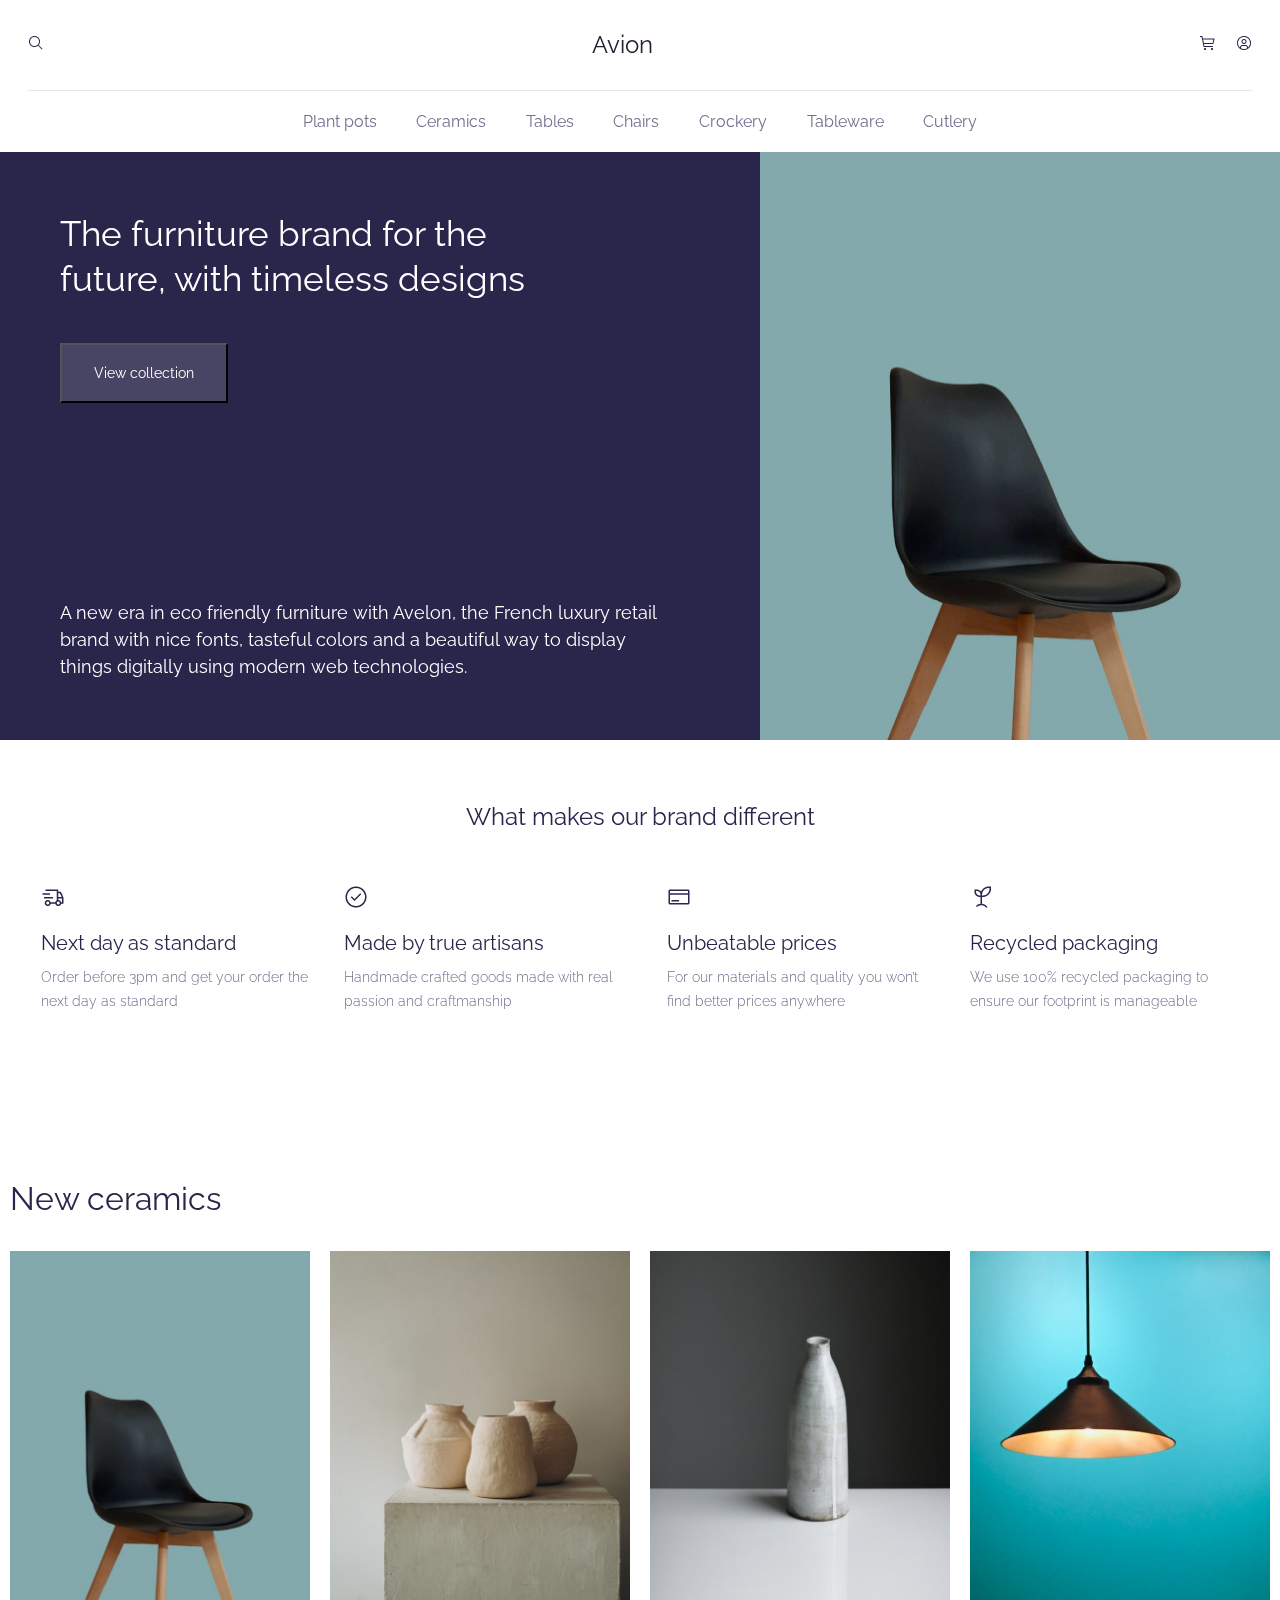
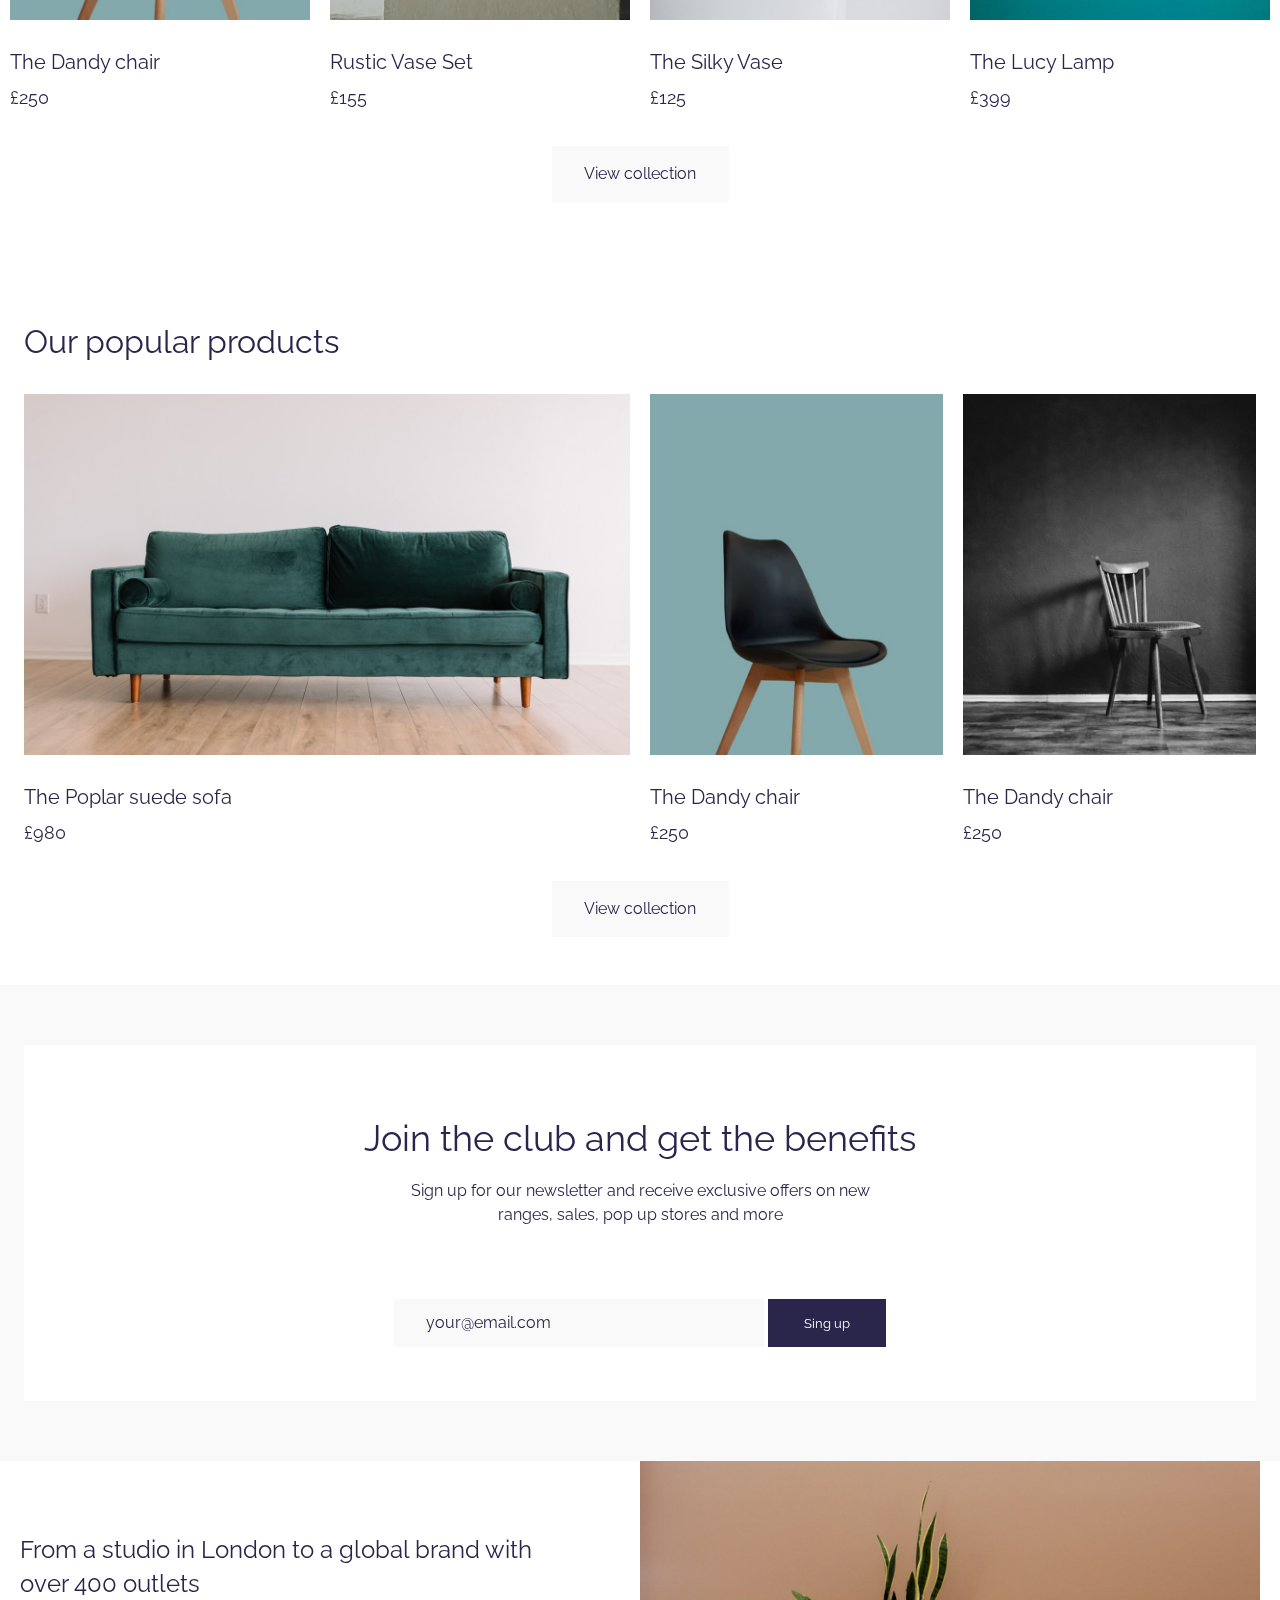
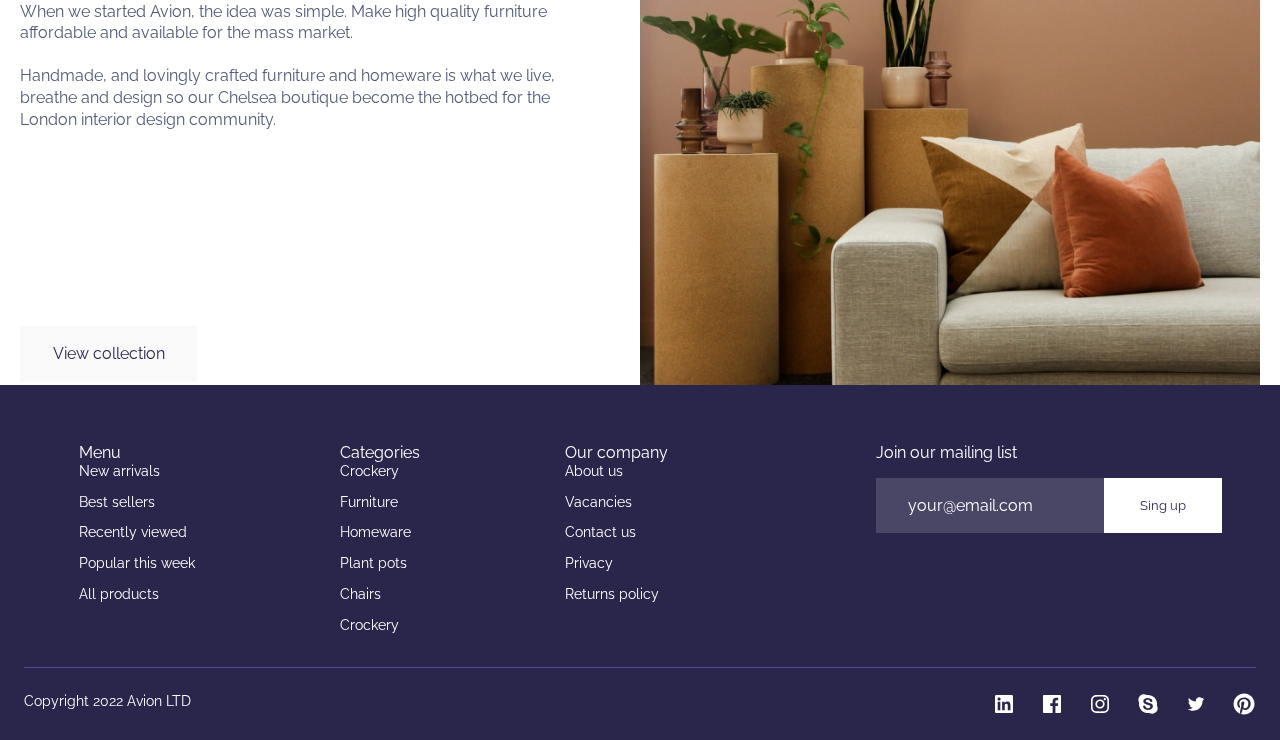
<file: index.html>
<!DOCTYPE html>
<html lang="en">

<head>
    <meta charset="UTF-8">
    <meta name="viewport" content="width=device-width, initial-scale=1.0">


    <link href="https://fonts.cdnfonts.com/css/satoshi" rel="stylesheet">
    <link rel="preconnect" href="https://fonts.googleapis.com">
    <link rel="preconnect" href="https://fonts.gstatic.com" crossorigin>
    <link rel="stylesheet" href="https://cdnjs.cloudflare.com/ajax/libs/font-awesome/4.7.0/css/font-awesome.min.css">
    <link href="https://fonts.googleapis.com/css2?family=Raleway:ital,wght@0,100..900;1,100..900&display=swap"
        rel="stylesheet">
    <link rel="stylesheet" href="./assets/css/main.css">
    <title>Avion</title>
</head>

<body>  
    <nav class="nav">
        <div class="nav_content">
            <div><a href="#"><img src="./assets/img/Search.png" alt="Search"></a></div>
            <div><a href="#">
                    <h1>Avion</h1>
                </a></div>
            <div class="nav_wop-use">
                <a href="#"><img src="./assets/img/Shopping--cart.png" alt="Shopping card"></a>
                <a href="#"><img src="./assets/img/User--avatar.png" alt="User avatar"></a>
            </div>
        </div>
        <div class="navbar_content">
            <div class="navbar_content-left">
                <a href="#">
                    <h1>Avion</h1>
                </a>
            </div>
            <ul class="nav_links">
                <li><a href="#">Plant pots</a></li>
                <li><a href="#">Ceramics</a></li>
                <li><a href="#">Tables</a></li>
                <li><a href="#">Chairs</a></li>
            </ul>
            <div class="navbar_content-right">
                <a href="#">
                    <img src="./assets/img/Search.png" alt="Search">
                </a>
                <div class="ham__wrapper">
                    <a href="#">
                        <i class="fa fa-bars"></i>
                    </a>
                </div>
            </div>
        </div>
        <div class="navbar">
            <div class="container">
                <ul class="nav_links">
                    <li><a href="./index1.html">Plant pots</a></li>
                    <li><a href="./praduct.html">Ceramics</a></li>
                    <li><a href="./praduct3.html">Tables</a></li>
                    <li><a href="./praduct4.html">Chairs</a></li>
                    <li><a href="./about.html">Crockery</a></li>
                    <li><a href="./shopping.html">Tableware</a></li>
                    <li><a href="#">Cutlery</a></li>
                </ul>
            </div>
        </div>
    </nav>

    <section>
        <div class="container hero_bg">
            <div class="hero">
                <div class="hero_left">
                    <h1>The furniture brand for the <br> future, with timeless designs</h1>
                    <button class="hero_left-btn">View collection</button>
                    <p>A new era in eco friendly furniture with Avelon, the French luxury retail brand
                        with nice fonts, tasteful colors and a beautiful way to display things digitally
                        using modern web technologies.</p>
                    <button class="hero_btn h_btn">View collection</button>
                </div>
                <div class="hero-right">
                    <img src="./assets/img/Right Image.png" alt="Tabel" class="hero_right-img">
                </div>
            </div>
        </div>
    </section>

    <section class="brand_cards">
        <div class="container">
            <div class="brand_cards-title">
                <h3>What makes our brand different</h3>
            </div>
            <div class="brand_card">
                <div class="brand-c">
                    <div class="brand_c">
                        <img src="./assets/img/Delivery.png" alt="Delivery">
                        <h4>Next day as standard</h4>
                        <p>Order before 3pm and get your order
                            the next day as standard</p>
                    </div>
                    <div class="brand_c">
                        <img src="./assets/img/Checkmark--outline.png" alt="Checkmark--outline">
                        <h4>Made by true artisans</h4>
                        <p>Handmade crafted goods made with
                            real passion and craftmanship</p>
                    </div>
                </div>
                <div class="brand-c">
                    <div class="brand_c">
                        <img src="./assets/img/Purchase.png" alt="Purchase">
                        <h4>Unbeatable prices</h4>
                        <p>For our materials and quality you won’t find better prices anywhere</p>
                    </div>
                    <div class="brand_c">
                        <img src="./assets/img/Sprout.png" alt="Sprout">
                        <h4>Recycled packaging</h4>
                        <p>We use 100% recycled packaging to ensure our footprint is manageable</p>
                    </div>
                </div>
            </div>
        </div>
    </section>

    <section class="buy_hero">
        <div class="container">
            <div class="buy_content">
                <div class="buy_content-title">
                    <h2>New ceramics</h2>
                </div>
                <div class="buy_cards">
                    <div class="buy_cardc">
                        <div class="buy_card">
                            <img src="./assets/img/Photo.png" alt="Photo">
                            <h4>The Dandy chair</h4>
                            <p>£250</p>
                        </div>
                        <div class="buy_card">
                            <img src="./assets/img/Photo (1).png" alt="Photo">
                            <h4>Rustic Vase Set</h4>
                            <p>£155</p>
                        </div>
                    </div>
                    <div class="buy_cardc">
                        <div class="buy_card">
                            <img src="./assets/img/Photo (2).png" alt="Photo">
                            <h4>The Silky Vase</h4>
                            <p>£125</p>
                        </div>
                        <div class="buy_card">
                            <img src="./assets/img/Photo (3).png" alt="Photo">
                            <h4>The Lucy Lamp</h4>
                            <p>£399</p>
                        </div>
                    </div>
                </div>
                <div class="buy_btn">
                    <button>View collection</button>
                </div>
            </div>
        </div>
    </section>

    <section>
        <div class="container">
            <div class="mebel">
                <div class="buy_content-title">
                    <h2>Our popular products</h2>
                </div>
                <div class="buy_cards">
                    <div class="buy_cardc">
                        <div class="buy_card">
                            <img src="./assets/img/Large.png" alt="Large">
                            <h4>The Poplar suede sofa</h4>
                            <p>£980</p>
                        </div>
                    </div>
                    <div class="buy_cardc">
                        <div class="buy_card">
                            <img src="./assets/img/Photo.png" alt="Photo">
                            <h4>The Dandy chair</h4>
                            <p>£250</p>
                        </div>
                        <div class="buy_card">
                            <img src="./assets/img/Photo (4).png" alt="Photo">
                            <h4>The Dandy chair</h4>
                            <p>£250</p>
                        </div>
                    </div>
                </div>
                <div class="buy_btn">
                    <button>View collection</button>
                </div>
            </div>
        </div>
    </section>

    <section class="join">
        <div class="container">
            <div class="join_content">
                <div class="join_title">
                    <h1>Join the club and get the benefits</h1>
                    <p>Sign up for our newsletter and receive exclusive offers on new <br> ranges, sales, pop up stores and
                        more
                    </p>
                </div>
                <div class="join-form">
                    <input type="text" class="join-input" placeholder="your@email.com">
                    <button class="join-btn">Sing up</button>
                </div>
            </div>
        </div>
    </section>

    <section class="outlet">
        <div class="container">
            <div class="outlet-content">
                <div class="outlet-content-left">
                    <h4 class="outlet-content-left__title">From a studio in London to a global brand with
                        over 400 outlets</h4>
                    <p class="outlet-content-left__description">When we started Avion, the idea was simple. Make high
                        quality furniture affordable and available for the mass market.<br /><br /> Handmade, and
                        lovingly crafted furniture and homeware is what we live, breathe and design so our Chelsea
                        boutique become the hotbed for the London interior design community.</p>
                        <div class="buy_btn">
                            <button>View collection</button>
                        </div>
                </div>
                <div class="outlet-content-right">
                    <img src="./assets/img/Image (4).png" alt="">
                </div>
            </div>
        </div>
    </section>

   <footer class="footer">
        <div class="container">
            <div class="footer-content">
                <div class="footer_left">
                    <ul class="footer-lists">
                        <li class="footer-list-footer-title">Menu</li>
                        <li class="footer-list">New arrivals</li>
                        <li class="footer-list">Best sellers</li>
                        <li class="footer-list">Recently viewed</li>
                        <li class="footer-list">Popular this week</li>
                        <li class="footer-list">All products</li>
                    </ul>
                    <ul class="footer-lists">
                        <li class="footer-list-footer-title">Categories</li>
                        <li class="footer-list">Crockery</li>
                        <li class="footer-list">Furniture</li>
                        <li class="footer-list">Homeware</li>
                        <li class="footer-list">Plant pots</li>
                        <li class="footer-list">Chairs</li>
                        <li class="footer-list">Crockery</li>
                    </ul>
                    <ul class="footer-lists">
                        <li class="footer-list-footer-title">Our company</li>
                        <li class="footer-list">About us</li>
                        <li class="footer-list">Vacancies</li>
                        <li class="footer-list">Contact us</li>
                        <li class="footer-list">Privacy</li>
                        <li class="footer-list">Returns policy</li>
                    </ul>
                </div>

                <div class="footer_right">
                    <ul class="footer-lists footer_l">
                        <li class="footer-list-footer-title">Our company</li>
                        <li class="footer-list">About us</li>
                        <li class="footer-list">Vacancies</li>
                        <li class="footer-list">Contact us</li>
                        <li class="footer-list">Privacy</li>
                        <li class="footer-list">Returns policy</li>
                    </ul>
                    <p class="footer-title">Join our mailing list</p>
                    <div class="footer-form">
                        <input type="text" class="footer-input" placeholder="your@email.com">
                        <button class="footer-btn">Sing up</button>
                    </div>
                </div>

            </div>
            <div class="footer-below">
                <p class="footer-avio">Copyright 2022 Avion LTD</p>
                <div class="footer-links">
                    <svg width="24" height="24" viewBox="0 0 24 24" fill="none" xmlns="http://www.w3.org/2000/svg">
                        <rect width="24" height="24" fill="white" style="mix-blend-mode:multiply" />
                        <path
                            d="M19.65 3H4.35C3.6 3 3 3.6 3 4.275V19.65C3 20.325 3.6 20.925 4.35 20.925H19.65C20.4 20.925 21 20.325 21 19.65V4.275C21 3.6 20.4 3 19.65 3ZM8.325 18.3H5.7V9.75H8.325V18.3ZM7.05 8.55C6.225 8.55 5.475 7.875 5.475 6.975C5.475 6.075 6.15 5.4 7.05 5.4C7.875 5.4 8.625 6.075 8.625 6.975C8.625 7.875 7.875 8.55 7.05 8.55ZM18.375 18.225H15.75V14.025C15.75 13.05 15.75 11.7 14.325 11.7C12.9 11.7 12.75 12.825 12.75 13.875V18.15H10.125V9.75H12.6V10.875H12.675C13.05 10.2 13.95 9.45 15.225 9.45C17.925 9.45 18.45 11.25 18.45 13.575V18.225H18.375Z"
                            fill="white" />
                    </svg>

                    <svg width="24" height="24" viewBox="0 0 24 24" fill="none" xmlns="http://www.w3.org/2000/svg">
                        <rect width="24" height="24" fill="white" style="mix-blend-mode:multiply" />
                        <path
                            d="M20.0025 3H3.9975C3.73355 3.00196 3.48097 3.10769 3.29433 3.29433C3.10769 3.48097 3.00196 3.73355 3 3.9975V20.0025C3.00196 20.2664 3.10769 20.519 3.29433 20.7057C3.48097 20.8923 3.73355 20.998 3.9975 21H12.615V14.04H10.275V11.3175H12.615V9.315C12.615 6.99 14.0325 5.7225 16.1175 5.7225C16.815 5.7225 17.5125 5.7225 18.21 5.8275V8.25H16.7775C15.645 8.25 15.4275 8.79 15.4275 9.5775V11.31H18.1275L17.775 14.0325H15.4275V21H20.0025C20.2664 20.998 20.519 20.8923 20.7057 20.7057C20.8923 20.519 20.998 20.2664 21 20.0025V3.9975C20.998 3.73355 20.8923 3.48097 20.7057 3.29433C20.519 3.10769 20.2664 3.00196 20.0025 3Z"
                            fill="white" />
                    </svg><svg width="24" height="24" viewBox="0 0 24 24" fill="none"
                        xmlns="http://www.w3.org/2000/svg">
                        <rect width="24" height="24" fill="white" style="mix-blend-mode:multiply" />
                        <path
                            d="M16.8042 8.2758C17.4007 8.2758 17.8842 7.79227 17.8842 7.1958C17.8842 6.59933 17.4007 6.1158 16.8042 6.1158C16.2077 6.1158 15.7242 6.59933 15.7242 7.1958C15.7242 7.79227 16.2077 8.2758 16.8042 8.2758Z"
                            fill="white" />
                        <path
                            d="M12 7.37835C11.0859 7.37835 10.1924 7.64941 9.43235 8.15724C8.67232 8.66507 8.07995 9.38688 7.73015 10.2314C7.38035 11.0759 7.28883 12.0051 7.46715 12.9016C7.64548 13.7982 8.08565 14.6217 8.732 15.268C9.37835 15.9144 10.2018 16.3545 11.0984 16.5328C11.9949 16.7112 12.9241 16.6196 13.7686 16.2698C14.6131 15.92 15.3349 15.3277 15.8428 14.5677C16.3506 13.8076 16.6217 12.9141 16.6217 12C16.6217 10.7743 16.1347 9.59873 15.268 8.732C14.4013 7.86527 13.2257 7.37835 12 7.37835ZM12 15C11.4067 15 10.8266 14.8241 10.3333 14.4944C9.83994 14.1648 9.45542 13.6962 9.22836 13.1481C9.0013 12.5999 8.94189 11.9967 9.05764 11.4147C9.1734 10.8328 9.45912 10.2982 9.87868 9.87868C10.2982 9.45912 10.8328 9.1734 11.4147 9.05764C11.9967 8.94189 12.5999 9.0013 13.1481 9.22836C13.6962 9.45542 14.1648 9.83994 14.4944 10.3333C14.8241 10.8266 15 11.4067 15 12C15 12.7956 14.6839 13.5587 14.1213 14.1213C13.5587 14.6839 12.7956 15 12 15Z"
                            fill="white" />
                        <path
                            d="M12 4.62165C14.4031 4.62165 14.6878 4.6308 15.6368 4.67415C16.2075 4.68094 16.7728 4.78577 17.308 4.98405C17.6961 5.13381 18.0486 5.36316 18.3428 5.65732C18.6369 5.95149 18.8663 6.30398 19.016 6.6921C19.2143 7.22731 19.3191 7.79261 19.3259 8.36333C19.3692 9.3123 19.3784 9.597 19.3784 12.0001C19.3784 14.4031 19.3693 14.6878 19.3259 15.6368C19.3191 16.2075 19.2143 16.7728 19.016 17.3081C18.8663 17.6962 18.6369 18.0487 18.3428 18.3428C18.0486 18.637 17.6961 18.8663 17.308 19.0161C16.7728 19.2144 16.2075 19.3192 15.6368 19.326C14.6879 19.3693 14.4033 19.3785 12 19.3785C9.5967 19.3785 9.31215 19.3694 8.36325 19.326C7.79253 19.3192 7.22723 19.2144 6.69202 19.0161C6.3039 18.8663 5.95142 18.637 5.65725 18.3428C5.36308 18.0487 5.13374 17.6962 4.98397 17.3081C4.78569 16.7728 4.68087 16.2075 4.67408 15.6368C4.6308 14.6878 4.62157 14.4031 4.62157 12.0001C4.62157 9.597 4.63072 9.3123 4.67408 8.36333C4.68087 7.79261 4.78569 7.22731 4.98397 6.6921C5.13373 6.30396 5.36307 5.95146 5.65724 5.65728C5.95141 5.3631 6.30389 5.13375 6.69202 4.98397C7.22723 4.78569 7.79253 4.68087 8.36325 4.67408C9.31222 4.6308 9.59693 4.62165 12 4.62165ZM12 3C9.55575 3 9.24922 3.01035 8.2893 3.05415C7.54279 3.06914 6.80422 3.21059 6.105 3.4725C5.50705 3.70374 4.96401 4.05735 4.51068 4.51068C4.05735 4.96401 3.70374 5.50705 3.4725 6.105C3.21055 6.80434 3.06909 7.54304 3.05415 8.28968C3.01035 9.24923 3 9.55575 3 12C3 14.4443 3.01035 14.7508 3.05415 15.7107C3.0691 16.4573 3.21056 17.196 3.4725 17.8954C3.70374 18.4933 4.05735 19.0364 4.51068 19.4897C4.96401 19.943 5.50705 20.2966 6.105 20.5279C6.80434 20.7898 7.54304 20.9313 8.28968 20.9462C9.24923 20.9897 9.55575 21 12 21C14.4443 21 14.7508 20.9896 15.7107 20.9459C16.4573 20.9309 17.196 20.7894 17.8954 20.5275C18.4933 20.2963 19.0364 19.9426 19.4897 19.4893C19.943 19.036 20.2966 18.493 20.5279 17.895C20.7898 17.1957 20.9313 16.457 20.9462 15.7103C20.9897 14.7508 21 14.4443 21 12C21 9.55575 20.9896 9.24922 20.9459 8.2893C20.9309 7.54279 20.7894 6.80422 20.5275 6.105C20.2962 5.50712 19.9426 4.96415 19.4893 4.51089C19.0359 4.05763 18.4929 3.70407 17.895 3.47287C17.1957 3.21093 16.457 3.06948 15.7103 3.05453C14.7508 3.01035 14.4443 3 12 3Z"
                            fill="white" />
                    </svg>
                    <svg width="24" height="24" viewBox="0 0 24 24" fill="none" xmlns="http://www.w3.org/2000/svg">
                        <rect width="24" height="24" fill="white" style="mix-blend-mode:multiply" />
                        <path
                            d="M20.9326 13.4101C21.0082 12.9439 21.0459 12.4724 21.0451 12.0001C21.0451 9.6012 20.0922 7.30057 18.3959 5.6043C16.6996 3.90804 14.399 2.95508 12.0001 2.95508C11.5279 2.95435 11.0563 2.99197 10.5901 3.06758C9.54469 2.44134 8.31999 2.18231 7.11051 2.33165C5.90103 2.48098 4.77611 3.03011 3.91439 3.89184C3.05267 4.75356 2.50354 5.87848 2.3542 7.08796C2.20487 8.29744 2.46389 9.52214 3.09014 10.5676C3.00576 11.0406 2.96061 11.5197 2.95514 12.0001C2.95514 14.399 3.90809 16.6996 5.60435 18.3959C7.30062 20.0921 9.60125 21.0451 12.0001 21.0451C12.4724 21.0458 12.944 21.0082 13.4101 20.9326C14.4556 21.5588 15.6803 21.8179 16.8898 21.6685C18.0992 21.5192 19.2242 20.9701 20.0859 20.1083C20.9476 19.2466 21.4967 18.1217 21.6461 16.9122C21.7954 15.7027 21.5364 14.478 20.9101 13.4326L20.9326 13.4101ZM16.2976 16.1101C15.8743 16.6954 15.2909 17.1459 14.6176 17.4076C13.7869 17.7336 12.8998 17.8916 12.0076 17.8726C10.9692 17.9161 9.93603 17.7022 9.00014 17.2501C8.4545 16.9568 7.98659 16.5377 7.63514 16.0276C7.3132 15.5918 7.13023 15.069 7.11013 14.5276C7.10934 14.3871 7.13758 14.248 7.19308 14.1189C7.24857 13.9899 7.33013 13.8736 7.43263 13.7776C7.6598 13.5843 7.95222 13.485 8.25013 13.5001C8.4991 13.4954 8.74141 13.5806 8.93264 13.7401C9.14195 13.9359 9.30359 14.1771 9.40514 14.4451C9.53525 14.7583 9.70137 15.0553 9.90014 15.3301C10.0982 15.5838 10.3558 15.7847 10.6501 15.9151C11.0499 16.0866 11.4831 16.166 11.9176 16.1476C12.5366 16.1776 13.1497 16.0151 13.6726 15.6826C13.8733 15.565 14.0402 15.3976 14.1572 15.1966C14.2741 14.9955 14.3371 14.7677 14.3401 14.5351C14.3466 14.3722 14.3186 14.2098 14.2578 14.0586C14.1971 13.9074 14.105 13.7707 13.9876 13.6576C13.7206 13.4116 13.3994 13.2317 13.0501 13.1326C12.6601 13.0051 12.1426 12.8776 11.4901 12.7351C10.7408 12.5606 10.0099 12.3145 9.30764 12.0001C8.75506 11.7736 8.26781 11.4127 7.89014 10.9501C7.53193 10.4733 7.34677 9.88868 7.36513 9.29258C7.35908 8.68659 7.55428 8.09571 7.92014 7.61258C8.33803 7.09339 8.89454 6.70331 9.52514 6.48758C10.3225 6.22275 11.1604 6.10087 12.0001 6.12758C12.6572 6.11596 13.3122 6.20448 13.9426 6.39008C14.4374 6.53699 14.9021 6.77062 15.3151 7.08008C15.6402 7.32421 15.9109 7.63325 16.1101 7.98758C16.2723 8.27381 16.3599 8.59617 16.3651 8.92508C16.3642 9.0653 16.3352 9.2039 16.2798 9.33271C16.2244 9.46152 16.1437 9.57794 16.0426 9.67508C15.9406 9.78568 15.8164 9.87355 15.6781 9.93299C15.5398 9.99243 15.3906 10.0221 15.2401 10.0201C14.9989 10.0389 14.7597 9.96361 14.5726 9.81008C14.3758 9.62046 14.2112 9.40008 14.0851 9.15758C13.8994 8.77533 13.6303 8.43959 13.2976 8.17508C12.8611 7.90295 12.3473 7.78174 11.8351 7.83008C11.3094 7.80792 10.7886 7.93815 10.3351 8.20508C10.1704 8.29303 10.0313 8.42218 9.93144 8.57991C9.83154 8.73765 9.77424 8.91859 9.76514 9.10508C9.7592 9.30885 9.82563 9.50813 9.95264 9.66758C10.1022 9.8409 10.2861 9.98135 10.4926 10.0801C10.7126 10.1939 10.9439 10.2844 11.1826 10.3501C11.4226 10.4176 11.8126 10.5151 12.3601 10.6426C13.0501 10.7926 13.6651 10.9576 14.2276 11.1376C14.7308 11.2909 15.2103 11.513 15.6526 11.7976C16.0385 12.0416 16.3559 12.3797 16.5751 12.7801C16.798 13.2368 16.9013 13.7426 16.8751 14.2501C16.8819 14.9152 16.6799 15.5657 16.2976 16.1101Z"
                            fill="white" />
                    </svg>
                    <svg width="24" height="24" viewBox="0 0 24 24" fill="none" xmlns="http://www.w3.org/2000/svg">
                        <rect width="24" height="24" fill="white" style="mix-blend-mode:multiply" />
                        <path d="M8.94 18.705C10.2069 18.7129 11.4627 18.4693 12.6346 17.9881C13.8066 17.507 14.8714
                            16.798 15.7672 15.9022C16.663 15.0063 17.3721 13.9416 17.8532 12.7696C18.3343 11.5976 18.578
                            10.3418 18.57 9.07496C18.57 8.92496 18.57 8.78246 18.57 8.63246C19.2267 8.15132 19.7951
                            7.56009 20.25 6.88496C19.6316 7.1554 18.9773 7.33477 18.3075 7.41746C19.0177 6.99429 19.5506
                            6.32821 19.8075 5.54246C19.1456 5.93954 18.4199 6.21868 17.6625 6.36746C17.1524 5.82398
                            16.4775 5.46375 15.7421 5.3425C15.0067 5.22124 14.2518 5.34573 13.5943 5.6967C12.9368
                            6.04766 12.4132 6.60554 12.1047 7.28402C11.7962 7.96249 11.7198 8.72373 11.8875
                            9.44996C10.542 9.38392 9.22553 9.03522 8.02377 8.42659C6.822 7.81795 5.7619 6.96302 4.9125
                            5.91746C4.48419 6.66084 4.35437 7.5392 4.54932 8.3747C4.74427 9.2102 5.24942 9.9404 5.9625
                            10.4175C5.43646 10.3972 4.92259 10.2533 4.4625 9.99746V10.035C4.45783 10.8118 4.71954
                            11.5668 5.20403 12.1742C5.68851 12.7815 6.3665 13.2044 7.125 13.3725C6.63573 13.5041 6.12322
                            13.5246 5.625 13.4325C5.84459 14.095 6.26376 14.6734 6.82503 15.0883C7.38631 15.5032 8.06219
                            15.7343 8.76 15.75C7.56691 16.7104 6.08407 17.239 4.5525 17.25C4.28396 17.2422 4.01606
                            17.2197 3.75 17.1825C5.30022 18.1701 7.1019 18.6909 8.94 18.6825" fill="white" />
                    </svg>
                    <svg width="24" height="24" viewBox="0 0 24 24" fill="none" xmlns="http://www.w3.org/2000/svg">
                        <rect width="24" height="24" fill="white" style="mix-blend-mode:multiply" />
                        <path
                            d="M11.9998 1.5C9.56549 1.51658 7.21257 2.37849 5.34356 3.93828C3.47455 5.49807 2.20559 7.65882 1.75375 10.0509C1.30192 12.443 1.69529 14.9177 2.86657 17.0518C4.03785 19.1858 5.91426 20.8466 8.1748 21.75C8.02287 20.7558 8.02287 19.7442 8.1748 18.75L9.4123 13.5C9.21646 13.0245 9.11949 12.5142 9.1273 12C9.1273 10.545 9.9748 9.45 11.0248 9.45C11.215 9.44714 11.4036 9.48543 11.5776 9.56224C11.7517 9.63906 11.9071 9.75258 12.0331 9.89504C12.1592 10.0375 12.253 10.2055 12.3081 10.3876C12.3632 10.5697 12.3783 10.7615 12.3523 10.95C12.3523 11.85 11.7823 13.2 11.4823 14.445C11.4177 14.6772 11.4101 14.9215 11.4599 15.1573C11.5098 15.3931 11.6157 15.6133 11.7688 15.7995C11.9218 15.9857 12.1175 16.1322 12.3391 16.2267C12.5608 16.3212 12.802 16.361 13.0423 16.3425C14.9023 16.3425 16.3423 14.37 16.3423 11.535C16.361 10.9589 16.2594 10.3853 16.044 9.85061C15.8287 9.31598 15.5042 8.8321 15.0914 8.42986C14.6786 8.02762 14.1864 7.71584 13.6464 7.51442C13.1063 7.31299 12.5302 7.22634 11.9548 7.26C11.3405 7.23361 10.7272 7.33216 10.152 7.54966C9.5769 7.76717 9.05188 8.09912 8.60875 8.52542C8.16563 8.95172 7.81361 9.46351 7.57401 10.0298C7.33441 10.5961 7.21221 11.2051 7.2148 11.82C7.20646 12.6766 7.46895 13.5139 7.9648 14.2125C8.00086 14.2526 8.02654 14.3009 8.03962 14.3532C8.05269 14.4055 8.05275 14.4602 8.0398 14.5125C7.9573 14.8425 7.7773 15.5625 7.7473 15.705C7.7173 15.8475 7.5898 15.9375 7.3948 15.8475C6.0823 15.2325 5.2648 13.32 5.2648 11.775C5.2648 8.4675 7.6723 5.4225 12.2023 5.4225C15.8398 5.4225 18.6748 8.0175 18.6748 11.49C18.6748 15.105 16.4248 18.015 13.2223 18.015C12.7528 18.0313 12.2867 17.9301 11.8662 17.7206C11.4458 17.511 11.0844 17.1997 10.8148 16.815L10.1623 19.3125C9.84951 20.2831 9.41077 21.2085 8.8573 22.065C9.87714 22.3664 10.9364 22.513 11.9998 22.5C14.7846 22.5 17.4553 21.3938 19.4244 19.4246C21.3936 17.4555 22.4998 14.7848 22.4998 12C22.4998 9.21523 21.3936 6.54451 19.4244 4.57538C17.4553 2.60625 14.7846 1.5 11.9998 1.5Z"
                            fill="white" />
                    </svg>
                </div>
            </div>
        </div>

    </footer> 

</body>

</html>
</file>
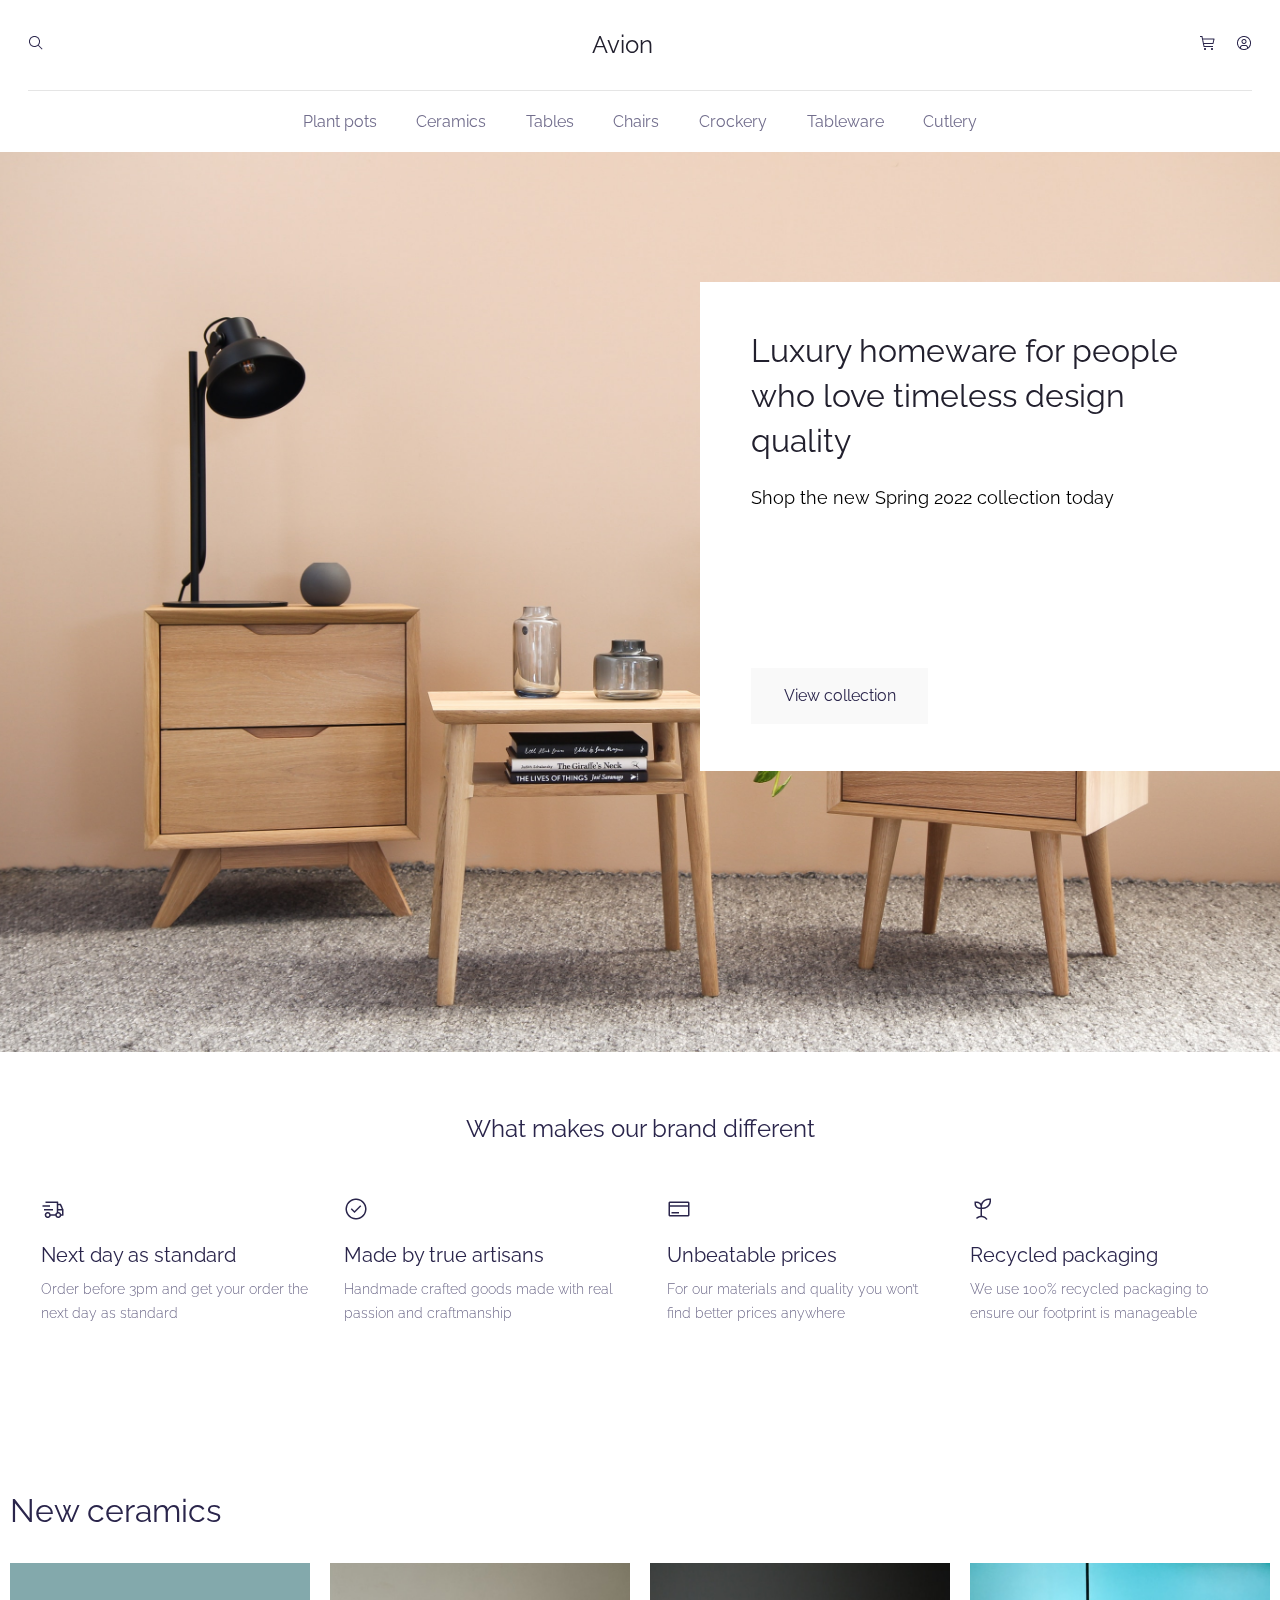
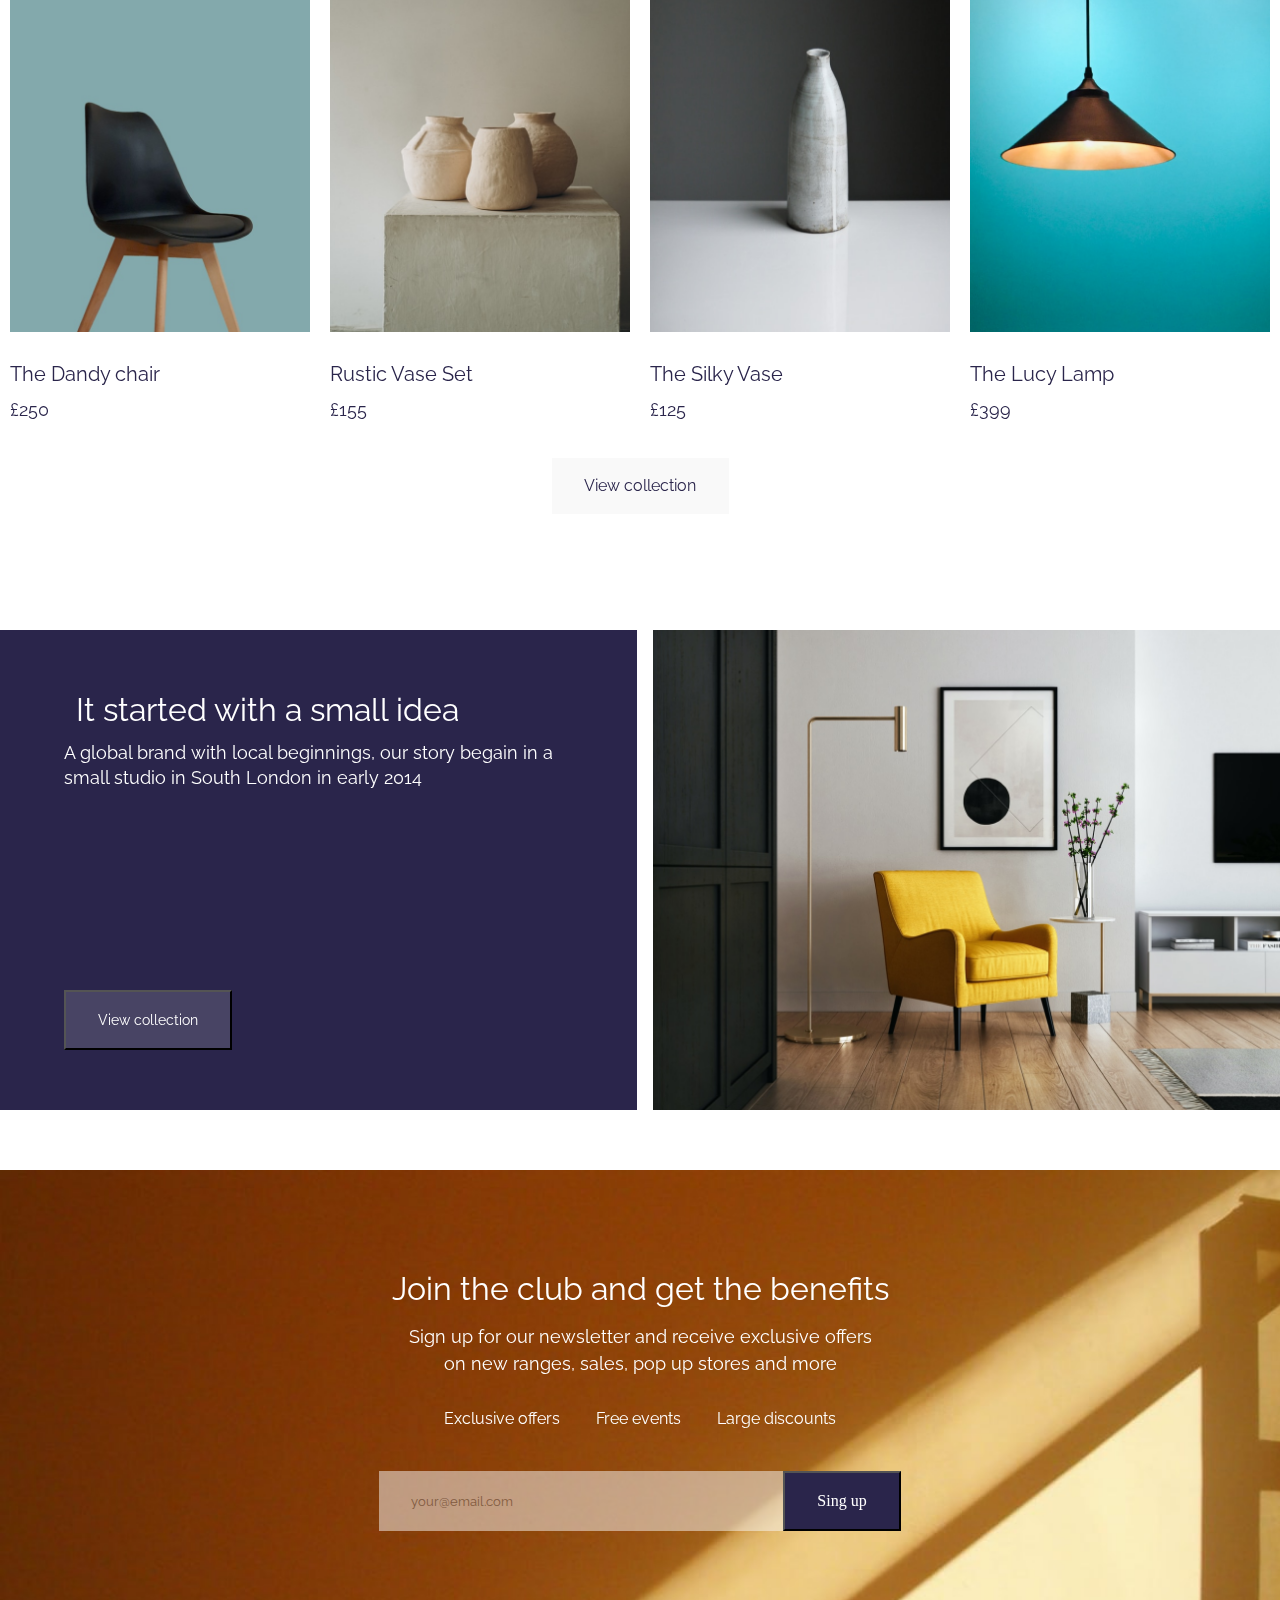
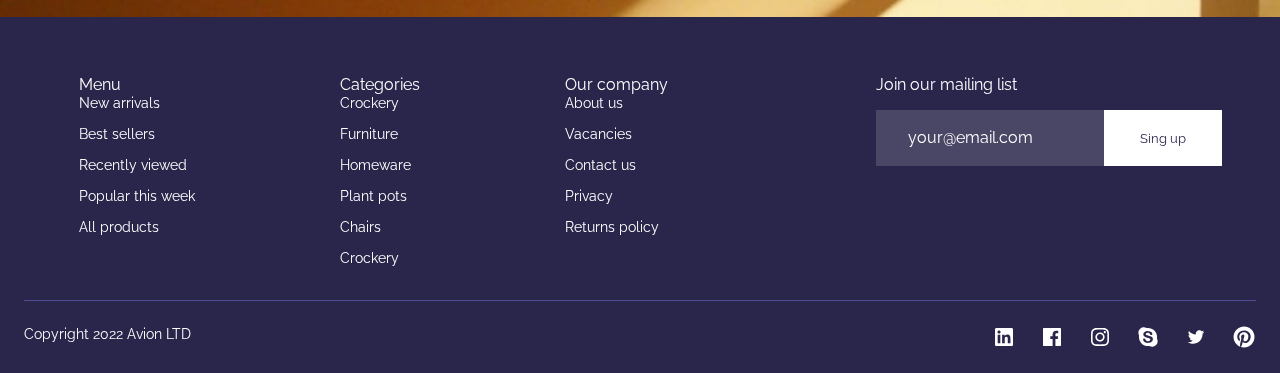
<file: index1.html>
<!DOCTYPE html>
<html lang="en">

<head>
    <meta charset="UTF-8">
    <meta name="viewport" content="width=device-width, initial-scale=1.0">


    <link href="https://fonts.cdnfonts.com/css/satoshi" rel="stylesheet">
    <link rel="preconnect" href="https://fonts.googleapis.com">
    <link rel="preconnect" href="https://fonts.gstatic.com" crossorigin>
    <link rel="stylesheet" href="https://cdnjs.cloudflare.com/ajax/libs/font-awesome/4.7.0/css/font-awesome.min.css">
    <link href="https://fonts.googleapis.com/css2?family=Raleway:ital,wght@0,100..900;1,100..900&display=swap"
        rel="stylesheet">
    <link rel="stylesheet" href="./assets/css/main.css">
    <title>Avion</title>
</head>

<body>

    <nav class="nav">
        <div class="nav_content">
            <div><a href="#"><img src="./assets/img/Search.png" alt="Search"></a></div>
            <div><a href="#">
                    <h1>Avion</h1>
                </a></div>
            <div class="nav_wop-use">
                <a href="#"><img src="./assets/img/Shopping--cart.png" alt="Shopping card"></a>
                <a href="#"><img src="./assets/img/User--avatar.png" alt="User avatar"></a>
            </div>
        </div>
        <div class="navbar_content">
            <div class="navbar_content-left">
                <a href="#">
                    <h1>Avion</h1>
                </a>
            </div>
            <ul class="nav_links">
                <li><a href="#">Plant pots</a></li>
                <li><a href="#">Ceramics</a></li>
                <li><a href="#">Tables</a></li>
                <li><a href="#">Chairs</a></li>
            </ul>
            <div class="navbar_content-right">
                <a href="#">
                    <img src="./assets/img/Search.png" alt="Search">
                </a>
                <div class="ham__wrapper">
                    <a href="#">
                        <i class="fa fa-bars"></i>
                    </a>
                </div>
            </div>
        </div>
        <div class="navbar">
            <div class="container">
                <ul class="nav_links">
                    <li><a href="./index1.html">Plant pots</a></li>
                    <li><a href="./praduct.html">Ceramics</a></li>
                    <li><a href="./praduct3.html">Tables</a></li>
                    <li><a href="./praduct4.html">Chairs</a></li>
                    <li><a href="./about.html">Crockery</a></li>
                    <li><a href="./shopping.html">Tableware</a></li>
                    <li><a href="#">Cutlery</a></li>
                </ul>
            </div>
        </div>
    </nav>

    <section class="hero1">
        <div class="container">
            <div class="hero1_content">
                <div class="hero1_praduct">
                    <h2>Luxury homeware for people who love timeless design quality</h2>
                    <p>Shop the new Spring 2022 collection today</p>
                    <div class="buy_btn">
                        <button>View collection</button>
                    </div>
                </div>
            </div>
        </div>
    </section>

    <div class="hero1_img"></div>

    <section class="brand_cards">
        <div class="container">
            <div class="brand_cards-title">
                <h3>What makes our brand different</h3>
            </div>
            <div class="brand_card">
                <div class="brand-c">
                    <div class="brand_c">
                        <img src="./assets/img/Delivery.png" alt="Delivery">
                        <h4>Next day as standard</h4>
                        <p>Order before 3pm and get your order
                            the next day as standard</p>
                    </div>
                    <div class="brand_c">
                        <img src="./assets/img/Checkmark--outline.png" alt="Checkmark--outline">
                        <h4>Made by true artisans</h4>
                        <p>Handmade crafted goods made with
                            real passion and craftmanship</p>
                    </div>
                </div>
                <div class="brand-c">
                    <div class="brand_c">
                        <img src="./assets/img/Purchase.png" alt="Purchase">
                        <h4>Unbeatable prices</h4>
                        <p>For our materials and quality you won’t find better prices anywhere</p>
                    </div>
                    <div class="brand_c">
                        <img src="./assets/img/Sprout.png" alt="Sprout">
                        <h4>Recycled packaging</h4>
                        <p>We use 100% recycled packaging to ensure our footprint is manageable</p>
                    </div>
                </div>
            </div>
        </div>
    </section>

    <section class="buy_hero">
        <div class="container">
            <div class="buy_content">
                <div class="buy_content-title">
                    <h2>New ceramics</h2>
                </div>
                <div class="buy_cards">
                    <div class="buy_cardc">
                        <div class="buy_card">
                            <img src="./assets/img/Photo.png" alt="Photo">
                            <h4>The Dandy chair</h4>
                            <p>£250</p>
                        </div>
                        <div class="buy_card">
                            <img src="./assets/img/Photo (1).png" alt="Photo">
                            <h4>Rustic Vase Set</h4>
                            <p>£155</p>
                        </div>
                    </div>
                    <div class="buy_cardc">
                        <div class="buy_card">
                            <img src="./assets/img/Photo (2).png" alt="Photo">
                            <h4>The Silky Vase</h4>
                            <p>£125</p>
                        </div>
                        <div class="buy_card">
                            <img src="./assets/img/Photo (3).png" alt="Photo">
                            <h4>The Lucy Lamp</h4>
                            <p>£399</p>
                        </div>
                    </div>
                </div>
                <div class="buy_btn">
                    <button>View collection</button>
                </div>
            </div>
        </div>
    </section>

    <section class="devan">
        <div class="container">
            <div class="devan_content">
                <div class="devan_left">
                    <h1>It started with a small idea</h1>
                    <p>A global brand with local beginnings, our story begain in a <br> small studio in South London in early
                        2014</p>
                    <button class="hero_btn d_btn">View collection</button> 
                </div>
                <div class="devan_right">
                    <img src="./assets/img/Image Block.png" alt="Devan">
                </div>
            </div>
        </div>
    </section>

    <section class="offers">
        <div class="container">
            <div class="offers-content">
                <h2 class="offers-content-title">Join the club and get the benefits</h2>
                <p class="offers-content-description">Sign up for our newsletter and receive exclusive offers on new
                    ranges, sales, pop up stores and more</p>
                <div class="offers-content-discount">
                    <div class="offers-content-discount_part">
                        <i class="bi bi-check-circle-fill"></i>
                        <span class="offers-content-discount_part__partsp">Exclusive offers</span>

                    </div>
                    <div class="offers-content-discount_part">
                        <i class="bi bi-check-circle-fill"></i>
                        <span class="offers-content-discount_part__partsp">Free events</span>
                    </div>
                    <div class="offers-content-discount_part">
                        <i class="bi bi-check-circle-fill"></i>
                        <span class="offers-content-discount_part__partsp">Large discounts</span>
                    </div>
                </div>
                <div class="offers-content-form">
                    <input type="text" class="offers-content-form_input" placeholder="your@email.com">
                    <button class="offers-content-form_btn">Sing up</button>
                </div>
            </div>
        </div>
    </section>

    <footer class="footer">
        <div class="container">
            <div class="footer-content">
                <div class="footer_left">
                    <ul class="footer-lists">
                        <li class="footer-list-footer-title">Menu</li>
                        <li class="footer-list">New arrivals</li>
                        <li class="footer-list">Best sellers</li>
                        <li class="footer-list">Recently viewed</li>
                        <li class="footer-list">Popular this week</li>
                        <li class="footer-list">All products</li>
                    </ul>
                    <ul class="footer-lists">
                        <li class="footer-list-footer-title">Categories</li>
                        <li class="footer-list">Crockery</li>
                        <li class="footer-list">Furniture</li>
                        <li class="footer-list">Homeware</li>
                        <li class="footer-list">Plant pots</li>
                        <li class="footer-list">Chairs</li>
                        <li class="footer-list">Crockery</li>
                    </ul>
                    <ul class="footer-lists">
                        <li class="footer-list-footer-title">Our company</li>
                        <li class="footer-list">About us</li>
                        <li class="footer-list">Vacancies</li>
                        <li class="footer-list">Contact us</li>
                        <li class="footer-list">Privacy</li>
                        <li class="footer-list">Returns policy</li>
                    </ul>
                </div>

                <div class="footer_right">
                    <ul class="footer-lists footer_l">
                        <li class="footer-list-footer-title">Our company</li>
                        <li class="footer-list">About us</li>
                        <li class="footer-list">Vacancies</li>
                        <li class="footer-list">Contact us</li>
                        <li class="footer-list">Privacy</li>
                        <li class="footer-list">Returns policy</li>
                    </ul>
                    <p class="footer-title">Join our mailing list</p>
                    <div class="footer-form">
                        <input type="text" class="footer-input" placeholder="your@email.com">
                        <button class="footer-btn">Sing up</button>
                    </div>
                </div>

            </div>
            <div class="footer-below">
                <p class="footer-avio">Copyright 2022 Avion LTD</p>
                <div class="footer-links">
                    <svg width="24" height="24" viewBox="0 0 24 24" fill="none" xmlns="http://www.w3.org/2000/svg">
                        <rect width="24" height="24" fill="white" style="mix-blend-mode:multiply" />
                        <path
                            d="M19.65 3H4.35C3.6 3 3 3.6 3 4.275V19.65C3 20.325 3.6 20.925 4.35 20.925H19.65C20.4 20.925 21 20.325 21 19.65V4.275C21 3.6 20.4 3 19.65 3ZM8.325 18.3H5.7V9.75H8.325V18.3ZM7.05 8.55C6.225 8.55 5.475 7.875 5.475 6.975C5.475 6.075 6.15 5.4 7.05 5.4C7.875 5.4 8.625 6.075 8.625 6.975C8.625 7.875 7.875 8.55 7.05 8.55ZM18.375 18.225H15.75V14.025C15.75 13.05 15.75 11.7 14.325 11.7C12.9 11.7 12.75 12.825 12.75 13.875V18.15H10.125V9.75H12.6V10.875H12.675C13.05 10.2 13.95 9.45 15.225 9.45C17.925 9.45 18.45 11.25 18.45 13.575V18.225H18.375Z"
                            fill="white" />
                    </svg>

                    <svg width="24" height="24" viewBox="0 0 24 24" fill="none" xmlns="http://www.w3.org/2000/svg">
                        <rect width="24" height="24" fill="white" style="mix-blend-mode:multiply" />
                        <path
                            d="M20.0025 3H3.9975C3.73355 3.00196 3.48097 3.10769 3.29433 3.29433C3.10769 3.48097 3.00196 3.73355 3 3.9975V20.0025C3.00196 20.2664 3.10769 20.519 3.29433 20.7057C3.48097 20.8923 3.73355 20.998 3.9975 21H12.615V14.04H10.275V11.3175H12.615V9.315C12.615 6.99 14.0325 5.7225 16.1175 5.7225C16.815 5.7225 17.5125 5.7225 18.21 5.8275V8.25H16.7775C15.645 8.25 15.4275 8.79 15.4275 9.5775V11.31H18.1275L17.775 14.0325H15.4275V21H20.0025C20.2664 20.998 20.519 20.8923 20.7057 20.7057C20.8923 20.519 20.998 20.2664 21 20.0025V3.9975C20.998 3.73355 20.8923 3.48097 20.7057 3.29433C20.519 3.10769 20.2664 3.00196 20.0025 3Z"
                            fill="white" />
                    </svg><svg width="24" height="24" viewBox="0 0 24 24" fill="none"
                        xmlns="http://www.w3.org/2000/svg">
                        <rect width="24" height="24" fill="white" style="mix-blend-mode:multiply" />
                        <path
                            d="M16.8042 8.2758C17.4007 8.2758 17.8842 7.79227 17.8842 7.1958C17.8842 6.59933 17.4007 6.1158 16.8042 6.1158C16.2077 6.1158 15.7242 6.59933 15.7242 7.1958C15.7242 7.79227 16.2077 8.2758 16.8042 8.2758Z"
                            fill="white" />
                        <path
                            d="M12 7.37835C11.0859 7.37835 10.1924 7.64941 9.43235 8.15724C8.67232 8.66507 8.07995 9.38688 7.73015 10.2314C7.38035 11.0759 7.28883 12.0051 7.46715 12.9016C7.64548 13.7982 8.08565 14.6217 8.732 15.268C9.37835 15.9144 10.2018 16.3545 11.0984 16.5328C11.9949 16.7112 12.9241 16.6196 13.7686 16.2698C14.6131 15.92 15.3349 15.3277 15.8428 14.5677C16.3506 13.8076 16.6217 12.9141 16.6217 12C16.6217 10.7743 16.1347 9.59873 15.268 8.732C14.4013 7.86527 13.2257 7.37835 12 7.37835ZM12 15C11.4067 15 10.8266 14.8241 10.3333 14.4944C9.83994 14.1648 9.45542 13.6962 9.22836 13.1481C9.0013 12.5999 8.94189 11.9967 9.05764 11.4147C9.1734 10.8328 9.45912 10.2982 9.87868 9.87868C10.2982 9.45912 10.8328 9.1734 11.4147 9.05764C11.9967 8.94189 12.5999 9.0013 13.1481 9.22836C13.6962 9.45542 14.1648 9.83994 14.4944 10.3333C14.8241 10.8266 15 11.4067 15 12C15 12.7956 14.6839 13.5587 14.1213 14.1213C13.5587 14.6839 12.7956 15 12 15Z"
                            fill="white" />
                        <path
                            d="M12 4.62165C14.4031 4.62165 14.6878 4.6308 15.6368 4.67415C16.2075 4.68094 16.7728 4.78577 17.308 4.98405C17.6961 5.13381 18.0486 5.36316 18.3428 5.65732C18.6369 5.95149 18.8663 6.30398 19.016 6.6921C19.2143 7.22731 19.3191 7.79261 19.3259 8.36333C19.3692 9.3123 19.3784 9.597 19.3784 12.0001C19.3784 14.4031 19.3693 14.6878 19.3259 15.6368C19.3191 16.2075 19.2143 16.7728 19.016 17.3081C18.8663 17.6962 18.6369 18.0487 18.3428 18.3428C18.0486 18.637 17.6961 18.8663 17.308 19.0161C16.7728 19.2144 16.2075 19.3192 15.6368 19.326C14.6879 19.3693 14.4033 19.3785 12 19.3785C9.5967 19.3785 9.31215 19.3694 8.36325 19.326C7.79253 19.3192 7.22723 19.2144 6.69202 19.0161C6.3039 18.8663 5.95142 18.637 5.65725 18.3428C5.36308 18.0487 5.13374 17.6962 4.98397 17.3081C4.78569 16.7728 4.68087 16.2075 4.67408 15.6368C4.6308 14.6878 4.62157 14.4031 4.62157 12.0001C4.62157 9.597 4.63072 9.3123 4.67408 8.36333C4.68087 7.79261 4.78569 7.22731 4.98397 6.6921C5.13373 6.30396 5.36307 5.95146 5.65724 5.65728C5.95141 5.3631 6.30389 5.13375 6.69202 4.98397C7.22723 4.78569 7.79253 4.68087 8.36325 4.67408C9.31222 4.6308 9.59693 4.62165 12 4.62165ZM12 3C9.55575 3 9.24922 3.01035 8.2893 3.05415C7.54279 3.06914 6.80422 3.21059 6.105 3.4725C5.50705 3.70374 4.96401 4.05735 4.51068 4.51068C4.05735 4.96401 3.70374 5.50705 3.4725 6.105C3.21055 6.80434 3.06909 7.54304 3.05415 8.28968C3.01035 9.24923 3 9.55575 3 12C3 14.4443 3.01035 14.7508 3.05415 15.7107C3.0691 16.4573 3.21056 17.196 3.4725 17.8954C3.70374 18.4933 4.05735 19.0364 4.51068 19.4897C4.96401 19.943 5.50705 20.2966 6.105 20.5279C6.80434 20.7898 7.54304 20.9313 8.28968 20.9462C9.24923 20.9897 9.55575 21 12 21C14.4443 21 14.7508 20.9896 15.7107 20.9459C16.4573 20.9309 17.196 20.7894 17.8954 20.5275C18.4933 20.2963 19.0364 19.9426 19.4897 19.4893C19.943 19.036 20.2966 18.493 20.5279 17.895C20.7898 17.1957 20.9313 16.457 20.9462 15.7103C20.9897 14.7508 21 14.4443 21 12C21 9.55575 20.9896 9.24922 20.9459 8.2893C20.9309 7.54279 20.7894 6.80422 20.5275 6.105C20.2962 5.50712 19.9426 4.96415 19.4893 4.51089C19.0359 4.05763 18.4929 3.70407 17.895 3.47287C17.1957 3.21093 16.457 3.06948 15.7103 3.05453C14.7508 3.01035 14.4443 3 12 3Z"
                            fill="white" />
                    </svg>
                    <svg width="24" height="24" viewBox="0 0 24 24" fill="none" xmlns="http://www.w3.org/2000/svg">
                        <rect width="24" height="24" fill="white" style="mix-blend-mode:multiply" />
                        <path
                            d="M20.9326 13.4101C21.0082 12.9439 21.0459 12.4724 21.0451 12.0001C21.0451 9.6012 20.0922 7.30057 18.3959 5.6043C16.6996 3.90804 14.399 2.95508 12.0001 2.95508C11.5279 2.95435 11.0563 2.99197 10.5901 3.06758C9.54469 2.44134 8.31999 2.18231 7.11051 2.33165C5.90103 2.48098 4.77611 3.03011 3.91439 3.89184C3.05267 4.75356 2.50354 5.87848 2.3542 7.08796C2.20487 8.29744 2.46389 9.52214 3.09014 10.5676C3.00576 11.0406 2.96061 11.5197 2.95514 12.0001C2.95514 14.399 3.90809 16.6996 5.60435 18.3959C7.30062 20.0921 9.60125 21.0451 12.0001 21.0451C12.4724 21.0458 12.944 21.0082 13.4101 20.9326C14.4556 21.5588 15.6803 21.8179 16.8898 21.6685C18.0992 21.5192 19.2242 20.9701 20.0859 20.1083C20.9476 19.2466 21.4967 18.1217 21.6461 16.9122C21.7954 15.7027 21.5364 14.478 20.9101 13.4326L20.9326 13.4101ZM16.2976 16.1101C15.8743 16.6954 15.2909 17.1459 14.6176 17.4076C13.7869 17.7336 12.8998 17.8916 12.0076 17.8726C10.9692 17.9161 9.93603 17.7022 9.00014 17.2501C8.4545 16.9568 7.98659 16.5377 7.63514 16.0276C7.3132 15.5918 7.13023 15.069 7.11013 14.5276C7.10934 14.3871 7.13758 14.248 7.19308 14.1189C7.24857 13.9899 7.33013 13.8736 7.43263 13.7776C7.6598 13.5843 7.95222 13.485 8.25013 13.5001C8.4991 13.4954 8.74141 13.5806 8.93264 13.7401C9.14195 13.9359 9.30359 14.1771 9.40514 14.4451C9.53525 14.7583 9.70137 15.0553 9.90014 15.3301C10.0982 15.5838 10.3558 15.7847 10.6501 15.9151C11.0499 16.0866 11.4831 16.166 11.9176 16.1476C12.5366 16.1776 13.1497 16.0151 13.6726 15.6826C13.8733 15.565 14.0402 15.3976 14.1572 15.1966C14.2741 14.9955 14.3371 14.7677 14.3401 14.5351C14.3466 14.3722 14.3186 14.2098 14.2578 14.0586C14.1971 13.9074 14.105 13.7707 13.9876 13.6576C13.7206 13.4116 13.3994 13.2317 13.0501 13.1326C12.6601 13.0051 12.1426 12.8776 11.4901 12.7351C10.7408 12.5606 10.0099 12.3145 9.30764 12.0001C8.75506 11.7736 8.26781 11.4127 7.89014 10.9501C7.53193 10.4733 7.34677 9.88868 7.36513 9.29258C7.35908 8.68659 7.55428 8.09571 7.92014 7.61258C8.33803 7.09339 8.89454 6.70331 9.52514 6.48758C10.3225 6.22275 11.1604 6.10087 12.0001 6.12758C12.6572 6.11596 13.3122 6.20448 13.9426 6.39008C14.4374 6.53699 14.9021 6.77062 15.3151 7.08008C15.6402 7.32421 15.9109 7.63325 16.1101 7.98758C16.2723 8.27381 16.3599 8.59617 16.3651 8.92508C16.3642 9.0653 16.3352 9.2039 16.2798 9.33271C16.2244 9.46152 16.1437 9.57794 16.0426 9.67508C15.9406 9.78568 15.8164 9.87355 15.6781 9.93299C15.5398 9.99243 15.3906 10.0221 15.2401 10.0201C14.9989 10.0389 14.7597 9.96361 14.5726 9.81008C14.3758 9.62046 14.2112 9.40008 14.0851 9.15758C13.8994 8.77533 13.6303 8.43959 13.2976 8.17508C12.8611 7.90295 12.3473 7.78174 11.8351 7.83008C11.3094 7.80792 10.7886 7.93815 10.3351 8.20508C10.1704 8.29303 10.0313 8.42218 9.93144 8.57991C9.83154 8.73765 9.77424 8.91859 9.76514 9.10508C9.7592 9.30885 9.82563 9.50813 9.95264 9.66758C10.1022 9.8409 10.2861 9.98135 10.4926 10.0801C10.7126 10.1939 10.9439 10.2844 11.1826 10.3501C11.4226 10.4176 11.8126 10.5151 12.3601 10.6426C13.0501 10.7926 13.6651 10.9576 14.2276 11.1376C14.7308 11.2909 15.2103 11.513 15.6526 11.7976C16.0385 12.0416 16.3559 12.3797 16.5751 12.7801C16.798 13.2368 16.9013 13.7426 16.8751 14.2501C16.8819 14.9152 16.6799 15.5657 16.2976 16.1101Z"
                            fill="white" />
                    </svg>
                    <svg width="24" height="24" viewBox="0 0 24 24" fill="none" xmlns="http://www.w3.org/2000/svg">
                        <rect width="24" height="24" fill="white" style="mix-blend-mode:multiply" />
                        <path d="M8.94 18.705C10.2069 18.7129 11.4627 18.4693 12.6346 17.9881C13.8066 17.507 14.8714
                            16.798 15.7672 15.9022C16.663 15.0063 17.3721 13.9416 17.8532 12.7696C18.3343 11.5976 18.578
                            10.3418 18.57 9.07496C18.57 8.92496 18.57 8.78246 18.57 8.63246C19.2267 8.15132 19.7951
                            7.56009 20.25 6.88496C19.6316 7.1554 18.9773 7.33477 18.3075 7.41746C19.0177 6.99429 19.5506
                            6.32821 19.8075 5.54246C19.1456 5.93954 18.4199 6.21868 17.6625 6.36746C17.1524 5.82398
                            16.4775 5.46375 15.7421 5.3425C15.0067 5.22124 14.2518 5.34573 13.5943 5.6967C12.9368
                            6.04766 12.4132 6.60554 12.1047 7.28402C11.7962 7.96249 11.7198 8.72373 11.8875
                            9.44996C10.542 9.38392 9.22553 9.03522 8.02377 8.42659C6.822 7.81795 5.7619 6.96302 4.9125
                            5.91746C4.48419 6.66084 4.35437 7.5392 4.54932 8.3747C4.74427 9.2102 5.24942 9.9404 5.9625
                            10.4175C5.43646 10.3972 4.92259 10.2533 4.4625 9.99746V10.035C4.45783 10.8118 4.71954
                            11.5668 5.20403 12.1742C5.68851 12.7815 6.3665 13.2044 7.125 13.3725C6.63573 13.5041 6.12322
                            13.5246 5.625 13.4325C5.84459 14.095 6.26376 14.6734 6.82503 15.0883C7.38631 15.5032 8.06219
                            15.7343 8.76 15.75C7.56691 16.7104 6.08407 17.239 4.5525 17.25C4.28396 17.2422 4.01606
                            17.2197 3.75 17.1825C5.30022 18.1701 7.1019 18.6909 8.94 18.6825" fill="white" />
                    </svg>
                    <svg width="24" height="24" viewBox="0 0 24 24" fill="none" xmlns="http://www.w3.org/2000/svg">
                        <rect width="24" height="24" fill="white" style="mix-blend-mode:multiply" />
                        <path
                            d="M11.9998 1.5C9.56549 1.51658 7.21257 2.37849 5.34356 3.93828C3.47455 5.49807 2.20559 7.65882 1.75375 10.0509C1.30192 12.443 1.69529 14.9177 2.86657 17.0518C4.03785 19.1858 5.91426 20.8466 8.1748 21.75C8.02287 20.7558 8.02287 19.7442 8.1748 18.75L9.4123 13.5C9.21646 13.0245 9.11949 12.5142 9.1273 12C9.1273 10.545 9.9748 9.45 11.0248 9.45C11.215 9.44714 11.4036 9.48543 11.5776 9.56224C11.7517 9.63906 11.9071 9.75258 12.0331 9.89504C12.1592 10.0375 12.253 10.2055 12.3081 10.3876C12.3632 10.5697 12.3783 10.7615 12.3523 10.95C12.3523 11.85 11.7823 13.2 11.4823 14.445C11.4177 14.6772 11.4101 14.9215 11.4599 15.1573C11.5098 15.3931 11.6157 15.6133 11.7688 15.7995C11.9218 15.9857 12.1175 16.1322 12.3391 16.2267C12.5608 16.3212 12.802 16.361 13.0423 16.3425C14.9023 16.3425 16.3423 14.37 16.3423 11.535C16.361 10.9589 16.2594 10.3853 16.044 9.85061C15.8287 9.31598 15.5042 8.8321 15.0914 8.42986C14.6786 8.02762 14.1864 7.71584 13.6464 7.51442C13.1063 7.31299 12.5302 7.22634 11.9548 7.26C11.3405 7.23361 10.7272 7.33216 10.152 7.54966C9.5769 7.76717 9.05188 8.09912 8.60875 8.52542C8.16563 8.95172 7.81361 9.46351 7.57401 10.0298C7.33441 10.5961 7.21221 11.2051 7.2148 11.82C7.20646 12.6766 7.46895 13.5139 7.9648 14.2125C8.00086 14.2526 8.02654 14.3009 8.03962 14.3532C8.05269 14.4055 8.05275 14.4602 8.0398 14.5125C7.9573 14.8425 7.7773 15.5625 7.7473 15.705C7.7173 15.8475 7.5898 15.9375 7.3948 15.8475C6.0823 15.2325 5.2648 13.32 5.2648 11.775C5.2648 8.4675 7.6723 5.4225 12.2023 5.4225C15.8398 5.4225 18.6748 8.0175 18.6748 11.49C18.6748 15.105 16.4248 18.015 13.2223 18.015C12.7528 18.0313 12.2867 17.9301 11.8662 17.7206C11.4458 17.511 11.0844 17.1997 10.8148 16.815L10.1623 19.3125C9.84951 20.2831 9.41077 21.2085 8.8573 22.065C9.87714 22.3664 10.9364 22.513 11.9998 22.5C14.7846 22.5 17.4553 21.3938 19.4244 19.4246C21.3936 17.4555 22.4998 14.7848 22.4998 12C22.4998 9.21523 21.3936 6.54451 19.4244 4.57538C17.4553 2.60625 14.7846 1.5 11.9998 1.5Z"
                            fill="white" />
                    </svg>
                </div>
            </div>
        </div>

    </footer>

</body>

</html>
</file>
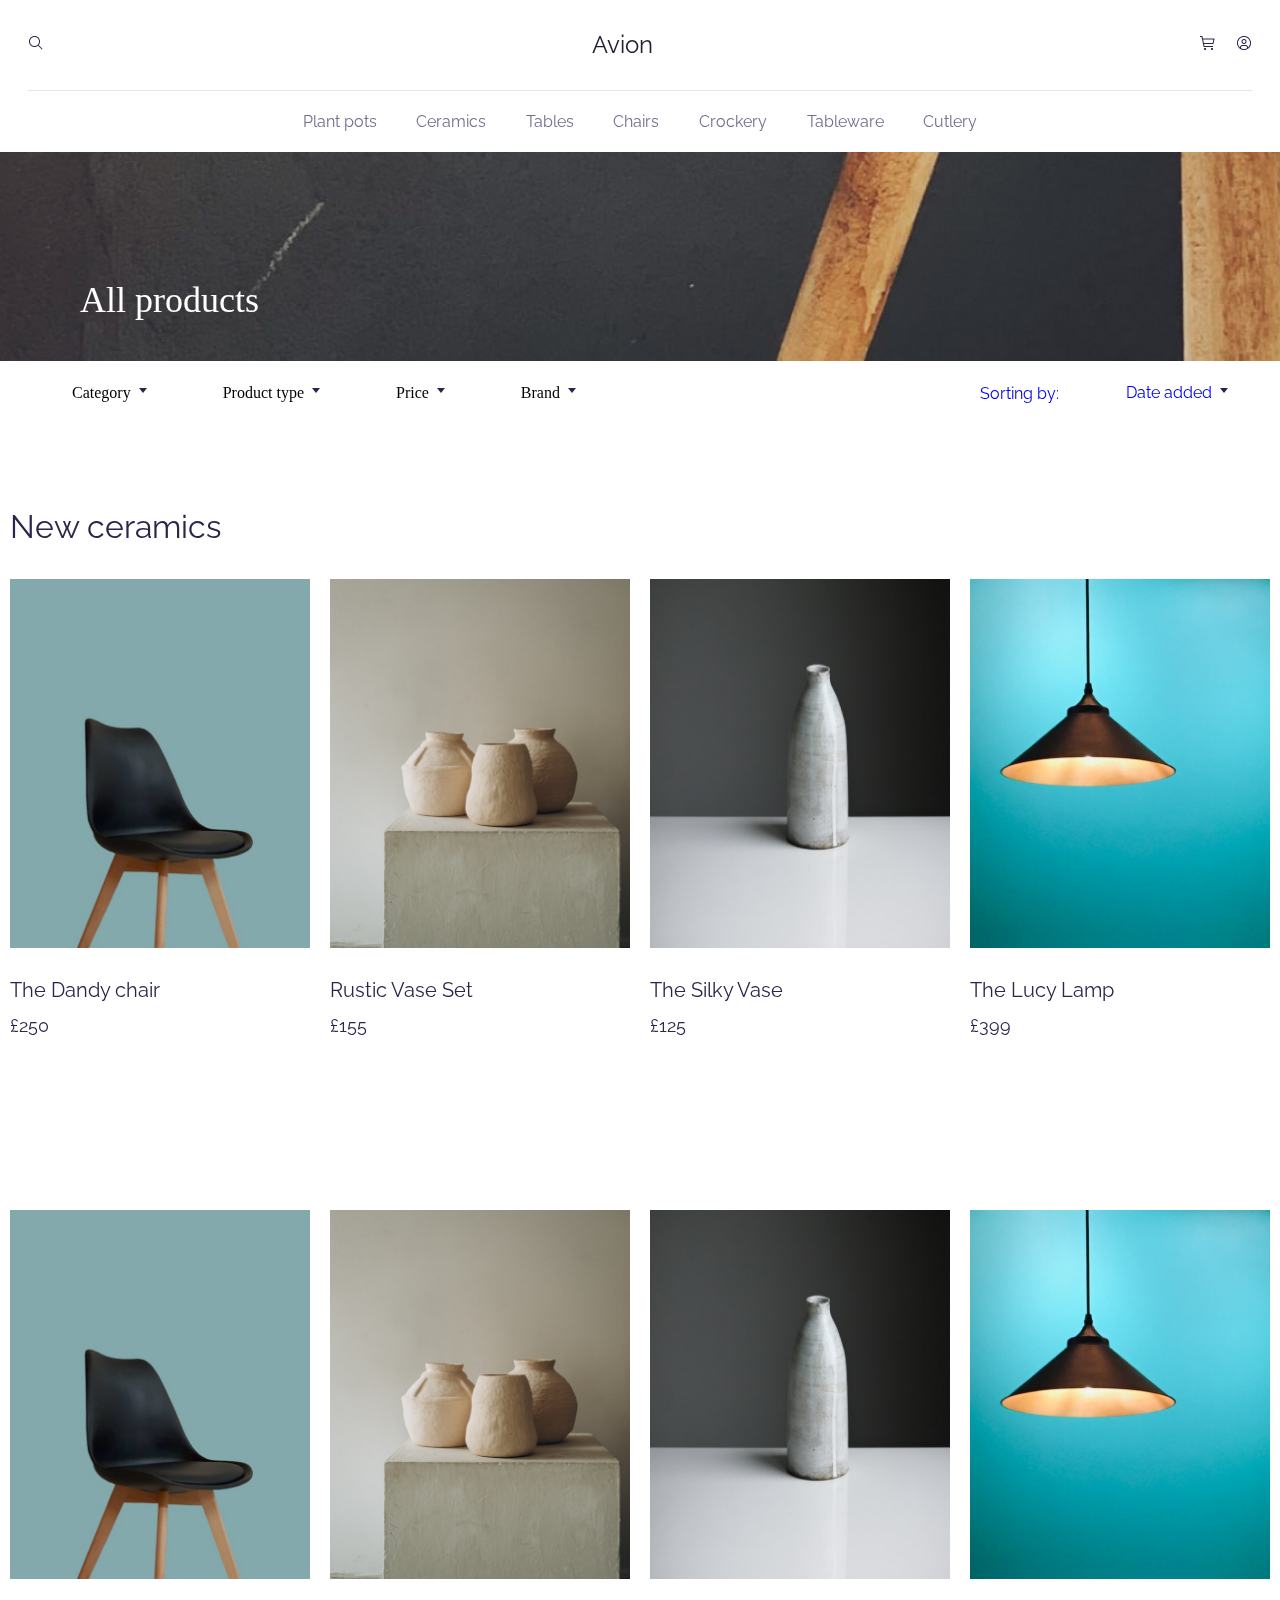
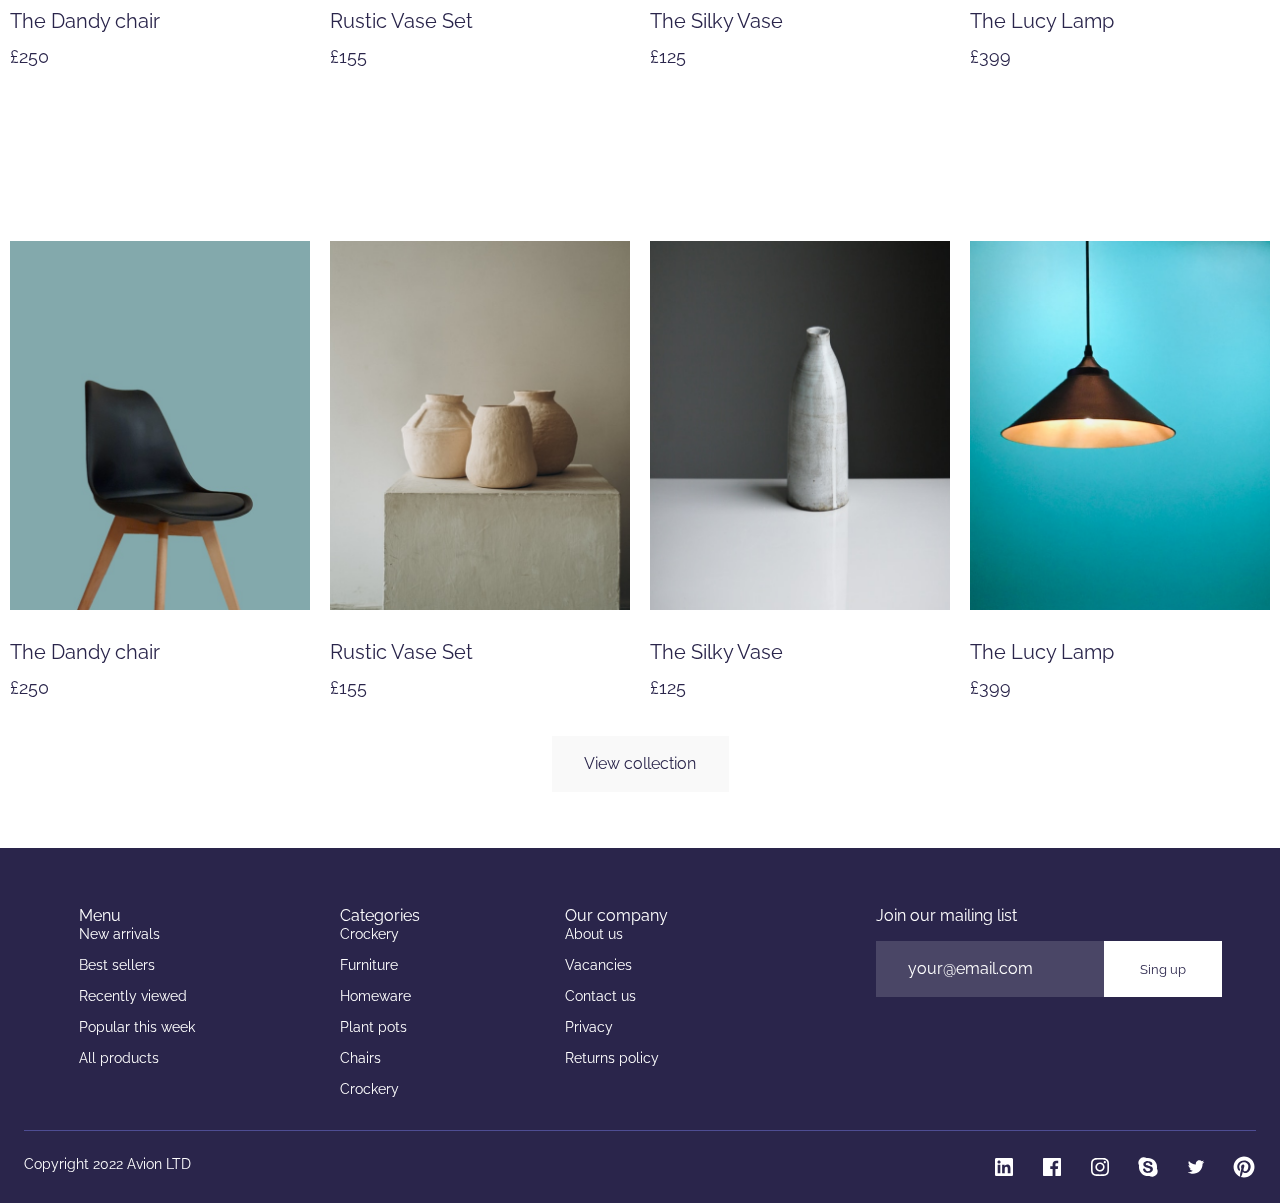
<file: praduct_v1.html>
<!DOCTYPE html>
<html lang="en">

<head>
    <meta charset="UTF-8">
    <meta name="viewport" content="width=device-width, initial-scale=1.0">


    <link href="https://fonts.cdnfonts.com/css/satoshi" rel="stylesheet">
    <link rel="preconnect" href="https://fonts.googleapis.com">
    <link rel="preconnect" href="https://fonts.gstatic.com" crossorigin>
    <link rel="stylesheet" href="https://cdnjs.cloudflare.com/ajax/libs/font-awesome/4.7.0/css/font-awesome.min.css">
    <link href="https://fonts.googleapis.com/css2?family=Raleway:ital,wght@0,100..900;1,100..900&display=swap"
        rel="stylesheet">
    <link rel="stylesheet" href="./assets/css/main.css">
    <title>Avion | Crockery</title>
</head>

<body>

    <nav class="nav">
        <div class="nav_content">
            <div><a href="./index.html"><img src="./assets/img/Search.png" alt="Search"></a></div>
            <div><a href="./index.html">
                    <h1>Avion</h1>
                </a></div>
            <div class="nav_wop-use">
                <a href="./index.html"><img src="./assets/img/Shopping--cart.png" alt="Shopping card"></a>
                <a href="./index.html"><img src="./assets/img/User--avatar.png" alt="User avatar"></a>
            </div>
        </div>
        <div class="navbar_content">
            <div class="navbar_content-left">
                <a href="./index.html">
                    <h1>Avion</h1>
                </a>
            </div>
            <ul class="nav_links">
                <li><a href="./praduct.html">Ceramics</a></li>
                <li><a href="./praduct4.html">Tables</a></li>
                <li><a href="./shopping.html">Chairs</a></li>
                <li><a href="./praduct_v1.html">Crockery</a></li>
            </ul>
            <div class="navbar_content-right">
                <a href="#">
                    <img src="./assets/img/Search.png" alt="Search">
                </a>
                <div class="ham__wrapper">
                    <a href="#">
                        <i class="fa fa-bars"></i>
                    </a>
                </div>
            </div>
        </div>
        <div class="navbar">
            <div class="container">
                <ul class="nav_links">
                    <li><a href="./index.html">Plant pots</a></li>
                    <li><a href="./praduct.html">Ceramics</a></li>
                    <li><a href="./praduct4.html">Tables</a></li>
                    <li><a href="./shopping.html">Chairs</a></li>
                    <li><a href="./praduct_v1.html">Crockery</a></li>
                    <li><a href="#">Tableware</a></li>
                    <li><a href="#">Cutlery</a></li>
                </ul>
            </div>
        </div>
    </nav>

    <section>
        <div class="section-content">
            <div class="section-img">
                <h1 class="section-h1">All products</h1>
            </div>
            <div class="section-link">
                <div class="section-left">
                    <div class="Category"><a href="#"></a>Category <svg width="16" height="16" viewBox="0 0 16 16"
                            fill="none" xmlns="http://www.w3.org/2000/svg">
                            <rect width="16" height="16" fill="white" style="mix-blend-mode:multiply" />
                            <path d="M12 6L8 11L4 6H12Z" fill="#2A254B" />
                        </svg>
                    </div>
                    <div class="Product-type"><a href="#"></a>Product type <svg width="16" height="16"
                            viewBox="0 0 16 16" fill="none" xmlns="http://www.w3.org/2000/svg">
                            <rect width="16" height="16" fill="white" style="mix-blend-mode:multiply" />
                            <path d="M12 6L8 11L4 6H12Z" fill="#2A254B" />
                        </svg>
                    </div>
                    <div class="Price"><a href="#"></a>Price <svg width="16" height="16" viewBox="0 0 16 16" fill="none"
                            xmlns="http://www.w3.org/2000/svg">
                            <rect width="16" height="16" fill="white" style="mix-blend-mode:multiply" />
                            <path d="M12 6L8 11L4 6H12Z" fill="#2A254B" />
                        </svg>
                    </div>
                    <div class="Brand"><a href="#"></a>Brand <svg width="16" height="16" viewBox="0 0 16 16" fill="none"
                            xmlns="http://www.w3.org/2000/svg">
                            <rect width="16" height="16" fill="white" style="mix-blend-mode:multiply" />
                            <path d="M12 6L8 11L4 6H12Z" fill="#2A254B" />
                        </svg>
                    </div>
                </div>

                <div class="section-right">
                    <div class="Sorting-by">
                        <a href="#">Sorting by:</a>
                    </div>
                    <div class="Date-added">
                        <a href="#">Date added <svg width="16" height="16" viewBox="0 0 16 16" fill="none"
                                xmlns="http://www.w3.org/2000/svg">
                                <rect width="16" height="16" fill="white" style="mix-blend-mode:multiply" />
                                <path d="M12 6L8 11L4 6H12Z" fill="#2A254B" />
                            </svg>
                        </a>
                    </div>
                </div>
            </div>
        </div>
    </section>

    <section class="buy_hero">
        <div class="container">
            <div class="buy_content">
            <div class="buy_content-title">
                <h2>New ceramics</h2>
            </div>
            <div class="buy_cards">
                <div class="buy_cardc">
                    <div class="buy_card">
                        <img src="./assets/img/Photo.png" alt="Photo">
                        <h4>The Dandy chair</h4>
                        <p>£250</p>
                    </div>
                    <div class="buy_card">
                        <img src="./assets/img/Photo (1).png" alt="Photo">
                        <h4>Rustic Vase Set</h4>
                        <p>£155</p>
                    </div>
                </div>
                <div class="buy_cardc">
                    <div class="buy_card">
                        <img src="./assets/img/Photo (2).png" alt="Photo">
                        <h4>The Silky Vase</h4>
                        <p>£125</p>
                    </div>
                    <div class="buy_card">
                        <img src="./assets/img/Photo (3).png" alt="Photo">
                        <h4>The Lucy Lamp</h4>
                        <p>£399</p>
                    </div>
                </div>
            </div>
        </div>
        </div>
    </section>

    <section class="buy_hero">
        <div class="container">
            <div class="buy_content">
                <div class="buy_cards">
                    <div class="buy_cardc">
                        <div class="buy_card">
                            <img src="./assets/img/Photo.png" alt="Photo">
                            <h4>The Dandy chair</h4>
                            <p>£250</p>
                        </div>
                        <div class="buy_card">
                            <img src="./assets/img/Photo (1).png" alt="Photo">
                            <h4>Rustic Vase Set</h4>
                            <p>£155</p>
                        </div>
                    </div>
                    <div class="buy_cardc">
                        <div class="buy_card">
                            <img src="./assets/img/Photo (2).png" alt="Photo">
                            <h4>The Silky Vase</h4>
                            <p>£125</p>
                        </div>
                        <div class="buy_card">
                            <img src="./assets/img/Photo (3).png" alt="Photo">
                            <h4>The Lucy Lamp</h4>
                            <p>£399</p>
                        </div>
                    </div>
                </div>
            </div>
        </div>
    </section>

    <section class="buy_hero">
        <div class="container">
            <div class="buy_content">
                <div class="buy_cards">
                    <div class="buy_cardc">
                        <div class="buy_card">
                            <img src="./assets/img/Photo.png" alt="Photo">
                            <h4>The Dandy chair</h4>
                            <p>£250</p>
                        </div>
                        <div class="buy_card">
                            <img src="./assets/img/Photo (1).png" alt="Photo">
                            <h4>Rustic Vase Set</h4>
                            <p>£155</p>
                        </div>
                    </div>
                    <div class="buy_cardc">
                        <div class="buy_card">
                            <img src="./assets/img/Photo (2).png" alt="Photo">
                            <h4>The Silky Vase</h4>
                            <p>£125</p>
                        </div>
                        <div class="buy_card">
                            <img src="./assets/img/Photo (3).png" alt="Photo">
                            <h4>The Lucy Lamp</h4>
                            <p>£399</p>
                        </div>
                    </div>
                </div>
                <div class="buy_btn">
                    <button>View collection</button>
                </div>
            </div>
        </div>
    </section>

    <footer class="footer">
        <div class="container">
            <div class="footer-content">
                <div class="footer_left">
                    <ul class="footer-lists">
                        <li class="footer-list-footer-title">Menu</li>
                        <li class="footer-list">New arrivals</li>
                        <li class="footer-list">Best sellers</li>
                        <li class="footer-list">Recently viewed</li>
                        <li class="footer-list">Popular this week</li>
                        <li class="footer-list">All products</li>
                    </ul>
                    <ul class="footer-lists">
                        <li class="footer-list-footer-title">Categories</li>
                        <li class="footer-list">Crockery</li>
                        <li class="footer-list">Furniture</li>
                        <li class="footer-list">Homeware</li>
                        <li class="footer-list">Plant pots</li>
                        <li class="footer-list">Chairs</li>
                        <li class="footer-list">Crockery</li>
                    </ul>
                    <ul class="footer-lists">
                        <li class="footer-list-footer-title">Our company</li>
                        <li class="footer-list">About us</li>
                        <li class="footer-list">Vacancies</li>
                        <li class="footer-list">Contact us</li>
                        <li class="footer-list">Privacy</li>
                        <li class="footer-list">Returns policy</li>
                    </ul>
                </div>

                <div class="footer_right">
                    <ul class="footer-lists footer_l">
                        <li class="footer-list-footer-title">Our company</li>
                        <li class="footer-list">About us</li>
                        <li class="footer-list">Vacancies</li>
                        <li class="footer-list">Contact us</li>
                        <li class="footer-list">Privacy</li>
                        <li class="footer-list">Returns policy</li>
                    </ul>
                    <p class="footer-title">Join our mailing list</p>
                    <div class="footer-form">
                        <input type="text" class="footer-input" placeholder="your@email.com">
                        <button class="footer-btn">Sing up</button>
                    </div>
                </div>

            </div>
            <div class="footer-below">
                <p class="footer-avio">Copyright 2022 Avion LTD</p>
                <div class="footer-links">
                    <svg width="24" height="24" viewBox="0 0 24 24" fill="none" xmlns="http://www.w3.org/2000/svg">
                        <rect width="24" height="24" fill="white" style="mix-blend-mode:multiply" />
                        <path
                            d="M19.65 3H4.35C3.6 3 3 3.6 3 4.275V19.65C3 20.325 3.6 20.925 4.35 20.925H19.65C20.4 20.925 21 20.325 21 19.65V4.275C21 3.6 20.4 3 19.65 3ZM8.325 18.3H5.7V9.75H8.325V18.3ZM7.05 8.55C6.225 8.55 5.475 7.875 5.475 6.975C5.475 6.075 6.15 5.4 7.05 5.4C7.875 5.4 8.625 6.075 8.625 6.975C8.625 7.875 7.875 8.55 7.05 8.55ZM18.375 18.225H15.75V14.025C15.75 13.05 15.75 11.7 14.325 11.7C12.9 11.7 12.75 12.825 12.75 13.875V18.15H10.125V9.75H12.6V10.875H12.675C13.05 10.2 13.95 9.45 15.225 9.45C17.925 9.45 18.45 11.25 18.45 13.575V18.225H18.375Z"
                            fill="white" />
                    </svg>

                    <svg width="24" height="24" viewBox="0 0 24 24" fill="none" xmlns="http://www.w3.org/2000/svg">
                        <rect width="24" height="24" fill="white" style="mix-blend-mode:multiply" />
                        <path
                            d="M20.0025 3H3.9975C3.73355 3.00196 3.48097 3.10769 3.29433 3.29433C3.10769 3.48097 3.00196 3.73355 3 3.9975V20.0025C3.00196 20.2664 3.10769 20.519 3.29433 20.7057C3.48097 20.8923 3.73355 20.998 3.9975 21H12.615V14.04H10.275V11.3175H12.615V9.315C12.615 6.99 14.0325 5.7225 16.1175 5.7225C16.815 5.7225 17.5125 5.7225 18.21 5.8275V8.25H16.7775C15.645 8.25 15.4275 8.79 15.4275 9.5775V11.31H18.1275L17.775 14.0325H15.4275V21H20.0025C20.2664 20.998 20.519 20.8923 20.7057 20.7057C20.8923 20.519 20.998 20.2664 21 20.0025V3.9975C20.998 3.73355 20.8923 3.48097 20.7057 3.29433C20.519 3.10769 20.2664 3.00196 20.0025 3Z"
                            fill="white" />
                    </svg><svg width="24" height="24" viewBox="0 0 24 24" fill="none"
                        xmlns="http://www.w3.org/2000/svg">
                        <rect width="24" height="24" fill="white" style="mix-blend-mode:multiply" />
                        <path
                            d="M16.8042 8.2758C17.4007 8.2758 17.8842 7.79227 17.8842 7.1958C17.8842 6.59933 17.4007 6.1158 16.8042 6.1158C16.2077 6.1158 15.7242 6.59933 15.7242 7.1958C15.7242 7.79227 16.2077 8.2758 16.8042 8.2758Z"
                            fill="white" />
                        <path
                            d="M12 7.37835C11.0859 7.37835 10.1924 7.64941 9.43235 8.15724C8.67232 8.66507 8.07995 9.38688 7.73015 10.2314C7.38035 11.0759 7.28883 12.0051 7.46715 12.9016C7.64548 13.7982 8.08565 14.6217 8.732 15.268C9.37835 15.9144 10.2018 16.3545 11.0984 16.5328C11.9949 16.7112 12.9241 16.6196 13.7686 16.2698C14.6131 15.92 15.3349 15.3277 15.8428 14.5677C16.3506 13.8076 16.6217 12.9141 16.6217 12C16.6217 10.7743 16.1347 9.59873 15.268 8.732C14.4013 7.86527 13.2257 7.37835 12 7.37835ZM12 15C11.4067 15 10.8266 14.8241 10.3333 14.4944C9.83994 14.1648 9.45542 13.6962 9.22836 13.1481C9.0013 12.5999 8.94189 11.9967 9.05764 11.4147C9.1734 10.8328 9.45912 10.2982 9.87868 9.87868C10.2982 9.45912 10.8328 9.1734 11.4147 9.05764C11.9967 8.94189 12.5999 9.0013 13.1481 9.22836C13.6962 9.45542 14.1648 9.83994 14.4944 10.3333C14.8241 10.8266 15 11.4067 15 12C15 12.7956 14.6839 13.5587 14.1213 14.1213C13.5587 14.6839 12.7956 15 12 15Z"
                            fill="white" />
                        <path
                            d="M12 4.62165C14.4031 4.62165 14.6878 4.6308 15.6368 4.67415C16.2075 4.68094 16.7728 4.78577 17.308 4.98405C17.6961 5.13381 18.0486 5.36316 18.3428 5.65732C18.6369 5.95149 18.8663 6.30398 19.016 6.6921C19.2143 7.22731 19.3191 7.79261 19.3259 8.36333C19.3692 9.3123 19.3784 9.597 19.3784 12.0001C19.3784 14.4031 19.3693 14.6878 19.3259 15.6368C19.3191 16.2075 19.2143 16.7728 19.016 17.3081C18.8663 17.6962 18.6369 18.0487 18.3428 18.3428C18.0486 18.637 17.6961 18.8663 17.308 19.0161C16.7728 19.2144 16.2075 19.3192 15.6368 19.326C14.6879 19.3693 14.4033 19.3785 12 19.3785C9.5967 19.3785 9.31215 19.3694 8.36325 19.326C7.79253 19.3192 7.22723 19.2144 6.69202 19.0161C6.3039 18.8663 5.95142 18.637 5.65725 18.3428C5.36308 18.0487 5.13374 17.6962 4.98397 17.3081C4.78569 16.7728 4.68087 16.2075 4.67408 15.6368C4.6308 14.6878 4.62157 14.4031 4.62157 12.0001C4.62157 9.597 4.63072 9.3123 4.67408 8.36333C4.68087 7.79261 4.78569 7.22731 4.98397 6.6921C5.13373 6.30396 5.36307 5.95146 5.65724 5.65728C5.95141 5.3631 6.30389 5.13375 6.69202 4.98397C7.22723 4.78569 7.79253 4.68087 8.36325 4.67408C9.31222 4.6308 9.59693 4.62165 12 4.62165ZM12 3C9.55575 3 9.24922 3.01035 8.2893 3.05415C7.54279 3.06914 6.80422 3.21059 6.105 3.4725C5.50705 3.70374 4.96401 4.05735 4.51068 4.51068C4.05735 4.96401 3.70374 5.50705 3.4725 6.105C3.21055 6.80434 3.06909 7.54304 3.05415 8.28968C3.01035 9.24923 3 9.55575 3 12C3 14.4443 3.01035 14.7508 3.05415 15.7107C3.0691 16.4573 3.21056 17.196 3.4725 17.8954C3.70374 18.4933 4.05735 19.0364 4.51068 19.4897C4.96401 19.943 5.50705 20.2966 6.105 20.5279C6.80434 20.7898 7.54304 20.9313 8.28968 20.9462C9.24923 20.9897 9.55575 21 12 21C14.4443 21 14.7508 20.9896 15.7107 20.9459C16.4573 20.9309 17.196 20.7894 17.8954 20.5275C18.4933 20.2963 19.0364 19.9426 19.4897 19.4893C19.943 19.036 20.2966 18.493 20.5279 17.895C20.7898 17.1957 20.9313 16.457 20.9462 15.7103C20.9897 14.7508 21 14.4443 21 12C21 9.55575 20.9896 9.24922 20.9459 8.2893C20.9309 7.54279 20.7894 6.80422 20.5275 6.105C20.2962 5.50712 19.9426 4.96415 19.4893 4.51089C19.0359 4.05763 18.4929 3.70407 17.895 3.47287C17.1957 3.21093 16.457 3.06948 15.7103 3.05453C14.7508 3.01035 14.4443 3 12 3Z"
                            fill="white" />
                    </svg>
                    <svg width="24" height="24" viewBox="0 0 24 24" fill="none" xmlns="http://www.w3.org/2000/svg">
                        <rect width="24" height="24" fill="white" style="mix-blend-mode:multiply" />
                        <path
                            d="M20.9326 13.4101C21.0082 12.9439 21.0459 12.4724 21.0451 12.0001C21.0451 9.6012 20.0922 7.30057 18.3959 5.6043C16.6996 3.90804 14.399 2.95508 12.0001 2.95508C11.5279 2.95435 11.0563 2.99197 10.5901 3.06758C9.54469 2.44134 8.31999 2.18231 7.11051 2.33165C5.90103 2.48098 4.77611 3.03011 3.91439 3.89184C3.05267 4.75356 2.50354 5.87848 2.3542 7.08796C2.20487 8.29744 2.46389 9.52214 3.09014 10.5676C3.00576 11.0406 2.96061 11.5197 2.95514 12.0001C2.95514 14.399 3.90809 16.6996 5.60435 18.3959C7.30062 20.0921 9.60125 21.0451 12.0001 21.0451C12.4724 21.0458 12.944 21.0082 13.4101 20.9326C14.4556 21.5588 15.6803 21.8179 16.8898 21.6685C18.0992 21.5192 19.2242 20.9701 20.0859 20.1083C20.9476 19.2466 21.4967 18.1217 21.6461 16.9122C21.7954 15.7027 21.5364 14.478 20.9101 13.4326L20.9326 13.4101ZM16.2976 16.1101C15.8743 16.6954 15.2909 17.1459 14.6176 17.4076C13.7869 17.7336 12.8998 17.8916 12.0076 17.8726C10.9692 17.9161 9.93603 17.7022 9.00014 17.2501C8.4545 16.9568 7.98659 16.5377 7.63514 16.0276C7.3132 15.5918 7.13023 15.069 7.11013 14.5276C7.10934 14.3871 7.13758 14.248 7.19308 14.1189C7.24857 13.9899 7.33013 13.8736 7.43263 13.7776C7.6598 13.5843 7.95222 13.485 8.25013 13.5001C8.4991 13.4954 8.74141 13.5806 8.93264 13.7401C9.14195 13.9359 9.30359 14.1771 9.40514 14.4451C9.53525 14.7583 9.70137 15.0553 9.90014 15.3301C10.0982 15.5838 10.3558 15.7847 10.6501 15.9151C11.0499 16.0866 11.4831 16.166 11.9176 16.1476C12.5366 16.1776 13.1497 16.0151 13.6726 15.6826C13.8733 15.565 14.0402 15.3976 14.1572 15.1966C14.2741 14.9955 14.3371 14.7677 14.3401 14.5351C14.3466 14.3722 14.3186 14.2098 14.2578 14.0586C14.1971 13.9074 14.105 13.7707 13.9876 13.6576C13.7206 13.4116 13.3994 13.2317 13.0501 13.1326C12.6601 13.0051 12.1426 12.8776 11.4901 12.7351C10.7408 12.5606 10.0099 12.3145 9.30764 12.0001C8.75506 11.7736 8.26781 11.4127 7.89014 10.9501C7.53193 10.4733 7.34677 9.88868 7.36513 9.29258C7.35908 8.68659 7.55428 8.09571 7.92014 7.61258C8.33803 7.09339 8.89454 6.70331 9.52514 6.48758C10.3225 6.22275 11.1604 6.10087 12.0001 6.12758C12.6572 6.11596 13.3122 6.20448 13.9426 6.39008C14.4374 6.53699 14.9021 6.77062 15.3151 7.08008C15.6402 7.32421 15.9109 7.63325 16.1101 7.98758C16.2723 8.27381 16.3599 8.59617 16.3651 8.92508C16.3642 9.0653 16.3352 9.2039 16.2798 9.33271C16.2244 9.46152 16.1437 9.57794 16.0426 9.67508C15.9406 9.78568 15.8164 9.87355 15.6781 9.93299C15.5398 9.99243 15.3906 10.0221 15.2401 10.0201C14.9989 10.0389 14.7597 9.96361 14.5726 9.81008C14.3758 9.62046 14.2112 9.40008 14.0851 9.15758C13.8994 8.77533 13.6303 8.43959 13.2976 8.17508C12.8611 7.90295 12.3473 7.78174 11.8351 7.83008C11.3094 7.80792 10.7886 7.93815 10.3351 8.20508C10.1704 8.29303 10.0313 8.42218 9.93144 8.57991C9.83154 8.73765 9.77424 8.91859 9.76514 9.10508C9.7592 9.30885 9.82563 9.50813 9.95264 9.66758C10.1022 9.8409 10.2861 9.98135 10.4926 10.0801C10.7126 10.1939 10.9439 10.2844 11.1826 10.3501C11.4226 10.4176 11.8126 10.5151 12.3601 10.6426C13.0501 10.7926 13.6651 10.9576 14.2276 11.1376C14.7308 11.2909 15.2103 11.513 15.6526 11.7976C16.0385 12.0416 16.3559 12.3797 16.5751 12.7801C16.798 13.2368 16.9013 13.7426 16.8751 14.2501C16.8819 14.9152 16.6799 15.5657 16.2976 16.1101Z"
                            fill="white" />
                    </svg>
                    <svg width="24" height="24" viewBox="0 0 24 24" fill="none" xmlns="http://www.w3.org/2000/svg">
                        <rect width="24" height="24" fill="white" style="mix-blend-mode:multiply" />
                        <path d="M8.94 18.705C10.2069 18.7129 11.4627 18.4693 12.6346 17.9881C13.8066 17.507 14.8714
                            16.798 15.7672 15.9022C16.663 15.0063 17.3721 13.9416 17.8532 12.7696C18.3343 11.5976 18.578
                            10.3418 18.57 9.07496C18.57 8.92496 18.57 8.78246 18.57 8.63246C19.2267 8.15132 19.7951
                            7.56009 20.25 6.88496C19.6316 7.1554 18.9773 7.33477 18.3075 7.41746C19.0177 6.99429 19.5506
                            6.32821 19.8075 5.54246C19.1456 5.93954 18.4199 6.21868 17.6625 6.36746C17.1524 5.82398
                            16.4775 5.46375 15.7421 5.3425C15.0067 5.22124 14.2518 5.34573 13.5943 5.6967C12.9368
                            6.04766 12.4132 6.60554 12.1047 7.28402C11.7962 7.96249 11.7198 8.72373 11.8875
                            9.44996C10.542 9.38392 9.22553 9.03522 8.02377 8.42659C6.822 7.81795 5.7619 6.96302 4.9125
                            5.91746C4.48419 6.66084 4.35437 7.5392 4.54932 8.3747C4.74427 9.2102 5.24942 9.9404 5.9625
                            10.4175C5.43646 10.3972 4.92259 10.2533 4.4625 9.99746V10.035C4.45783 10.8118 4.71954
                            11.5668 5.20403 12.1742C5.68851 12.7815 6.3665 13.2044 7.125 13.3725C6.63573 13.5041 6.12322
                            13.5246 5.625 13.4325C5.84459 14.095 6.26376 14.6734 6.82503 15.0883C7.38631 15.5032 8.06219
                            15.7343 8.76 15.75C7.56691 16.7104 6.08407 17.239 4.5525 17.25C4.28396 17.2422 4.01606
                            17.2197 3.75 17.1825C5.30022 18.1701 7.1019 18.6909 8.94 18.6825" fill="white" />
                    </svg>
                    <svg width="24" height="24" viewBox="0 0 24 24" fill="none" xmlns="http://www.w3.org/2000/svg">
                        <rect width="24" height="24" fill="white" style="mix-blend-mode:multiply" />
                        <path
                            d="M11.9998 1.5C9.56549 1.51658 7.21257 2.37849 5.34356 3.93828C3.47455 5.49807 2.20559 7.65882 1.75375 10.0509C1.30192 12.443 1.69529 14.9177 2.86657 17.0518C4.03785 19.1858 5.91426 20.8466 8.1748 21.75C8.02287 20.7558 8.02287 19.7442 8.1748 18.75L9.4123 13.5C9.21646 13.0245 9.11949 12.5142 9.1273 12C9.1273 10.545 9.9748 9.45 11.0248 9.45C11.215 9.44714 11.4036 9.48543 11.5776 9.56224C11.7517 9.63906 11.9071 9.75258 12.0331 9.89504C12.1592 10.0375 12.253 10.2055 12.3081 10.3876C12.3632 10.5697 12.3783 10.7615 12.3523 10.95C12.3523 11.85 11.7823 13.2 11.4823 14.445C11.4177 14.6772 11.4101 14.9215 11.4599 15.1573C11.5098 15.3931 11.6157 15.6133 11.7688 15.7995C11.9218 15.9857 12.1175 16.1322 12.3391 16.2267C12.5608 16.3212 12.802 16.361 13.0423 16.3425C14.9023 16.3425 16.3423 14.37 16.3423 11.535C16.361 10.9589 16.2594 10.3853 16.044 9.85061C15.8287 9.31598 15.5042 8.8321 15.0914 8.42986C14.6786 8.02762 14.1864 7.71584 13.6464 7.51442C13.1063 7.31299 12.5302 7.22634 11.9548 7.26C11.3405 7.23361 10.7272 7.33216 10.152 7.54966C9.5769 7.76717 9.05188 8.09912 8.60875 8.52542C8.16563 8.95172 7.81361 9.46351 7.57401 10.0298C7.33441 10.5961 7.21221 11.2051 7.2148 11.82C7.20646 12.6766 7.46895 13.5139 7.9648 14.2125C8.00086 14.2526 8.02654 14.3009 8.03962 14.3532C8.05269 14.4055 8.05275 14.4602 8.0398 14.5125C7.9573 14.8425 7.7773 15.5625 7.7473 15.705C7.7173 15.8475 7.5898 15.9375 7.3948 15.8475C6.0823 15.2325 5.2648 13.32 5.2648 11.775C5.2648 8.4675 7.6723 5.4225 12.2023 5.4225C15.8398 5.4225 18.6748 8.0175 18.6748 11.49C18.6748 15.105 16.4248 18.015 13.2223 18.015C12.7528 18.0313 12.2867 17.9301 11.8662 17.7206C11.4458 17.511 11.0844 17.1997 10.8148 16.815L10.1623 19.3125C9.84951 20.2831 9.41077 21.2085 8.8573 22.065C9.87714 22.3664 10.9364 22.513 11.9998 22.5C14.7846 22.5 17.4553 21.3938 19.4244 19.4246C21.3936 17.4555 22.4998 14.7848 22.4998 12C22.4998 9.21523 21.3936 6.54451 19.4244 4.57538C17.4553 2.60625 14.7846 1.5 11.9998 1.5Z"
                            fill="white" />
                    </svg>
                </div>
            </div>
        </div>

    </footer> 

</body>

</html>
</file>
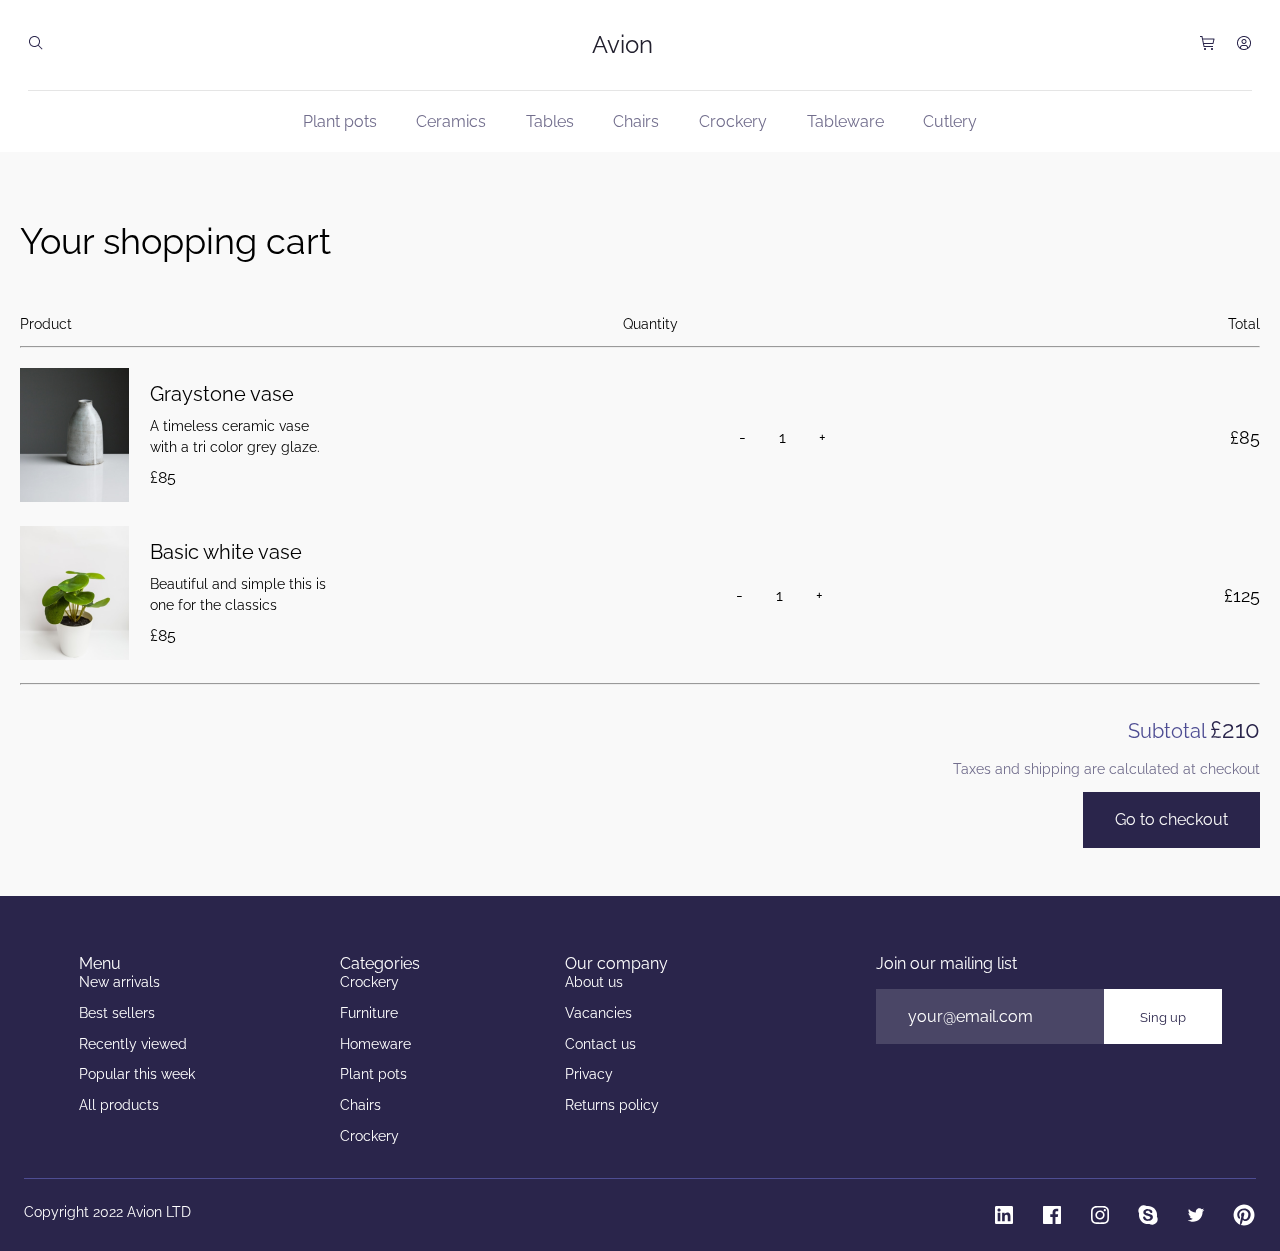
<file: shopping.html>
<!DOCTYPE html>
<html lang="en">

<head>
    <meta charset="UTF-8">
    <meta name="viewport" content="width=device-width, initial-scale=1.0">


    <link href="https://fonts.cdnfonts.com/css/satoshi" rel="stylesheet">
    <link rel="preconnect" href="https://fonts.googleapis.com">
    <link rel="preconnect" href="https://fonts.gstatic.com" crossorigin>
    <link rel="stylesheet" href="https://cdnjs.cloudflare.com/ajax/libs/font-awesome/4.7.0/css/font-awesome.min.css">
    <link href="https://fonts.googleapis.com/css2?family=Raleway:ital,wght@0,100..900;1,100..900&display=swap"
        rel="stylesheet">
    <link rel="stylesheet" href="./assets/css/main.css">
    <title>Avion | Chairs</title>
</head>

<body>

    <nav class="nav">
        <div class="nav_content">
            <div><a href="./index.html"><img src="./assets/img/Search.png" alt="Search"></a></div>
            <div><a href="./index.html">
                    <h1>Avion</h1>
                </a></div>
            <div class="nav_wop-use">
                <a href="./index.html"><img src="./assets/img/Shopping--cart.png" alt="Shopping card"></a>
                <a href="./index.html"><img src="./assets/img/User--avatar.png" alt="User avatar"></a>
            </div>
        </div>
        <div class="navbar_content">
            <div class="navbar_content-left">
                <a href="./index.html">
                    <h1>Avion</h1>
                </a>
            </div>
            <ul class="nav_links">
                <li><a href="./praduct.html">Ceramics</a></li>
                <li><a href="./praduct4.html">Tables</a></li>
                <li><a href="./shopping.html">Chairs</a></li>
                <li><a href="./praduct_v1.html">Crockery</a></li>
            </ul>
            <div class="navbar_content-right">
                <a href="#">
                    <img src="./assets/img/Search.png" alt="Search">
                </a>
                <div class="ham__wrapper">
                    <a href="#">
                        <i class="fa fa-bars"></i>
                    </a>
                </div>
            </div>
        </div>
        <div class="navbar">
            <div class="container">
                <ul class="nav_links">
                    <li><a href="./index.html">Plant pots</a></li>
                    <li><a href="./praduct.html">Ceramics</a></li>
                    <li><a href="./praduct4.html">Tables</a></li>
                    <li><a href="./shopping.html">Chairs</a></li>
                    <li><a href="./praduct_v1.html">Crockery</a></li>
                    <li><a href="#">Tableware</a></li>
                    <li><a href="#">Cutlery</a></li>
                </ul>
            </div>
        </div>
    </nav>

    <section class="shopping">
        <div class="container">
            <div class="shopping_content">
                <div class="shopping_h1">
                    <h1>Your shopping cart</h1>
                </div>
                <div class="shopping_h6">
                    <h6>Product</h6>
                    <h6>Quantity</h6>
                    <h6>Total</h6>
                </div>
                <hr class="hr">
                <div class="shopping_praduct">
                    <div class="shopping_praduct-img">
                        <div class="shopping_praduct-image">
                            <img src="./assets/img/Product Image.png" alt="praduct">
                        </div>
                        <div class="shopping_praduct-dec">
                            <h4>Graystone vase</h4>
                            <p>A timeless ceramic vase with
                                a tri color grey glaze.</p>
                            <span>£85</span>
                        </div>
                    </div>
                    <div class="shopping_praduct-num">
                        <p>-</p>
                        <p>1</p>
                        <p>+</p>
                    </div>
                    <div class="shopping_praduct-sum">
                        <p>£85</p>
                    </div>
                </div>
                <div class="shopping_praduct">
                    <div class="shopping_praduct-img">
                        <div class="shopping_praduct-image">
                            <img src="./assets/img/Product Image (1).png" alt="praduct">
                        </div>
                        <div class="shopping_praduct-dec">
                            <h4>Basic white vase</h4>
                            <p>Beautiful and simple this is
                                one for the classics</p>
                            <span>£85</span>
                        </div>
                    </div>
                    <div class="shopping_praduct-num">
                        <p>-</p>
                        <p>1</p>
                        <p>+</p>
                    </div>
                    <div class="shopping_praduct-sum">
                        <p>£125</p>
                    </div>
                </div>
                <br>
                <hr>
                <div class="shopping_title">
                    <div class="shopping_title-h1">
                        <h4>Subtotal <span>£210</span></h4>
                    </div>
                    <p>Taxes and shipping are calculated at checkout</p>
                    <div class=" p_btn">
                        <button>Go to checkout</button>
                    </div>
                </div>
            </div>
        </div>
    </section>
    
    <footer class="footer">
        <div class="container">
            <div class="footer-content">
                <div class="footer_left">
                    <ul class="footer-lists">
                        <li class="footer-list-footer-title">Menu</li>
                        <li class="footer-list">New arrivals</li>
                        <li class="footer-list">Best sellers</li>
                        <li class="footer-list">Recently viewed</li>
                        <li class="footer-list">Popular this week</li>
                        <li class="footer-list">All products</li>
                    </ul>
                    <ul class="footer-lists">
                        <li class="footer-list-footer-title">Categories</li>
                        <li class="footer-list">Crockery</li>
                        <li class="footer-list">Furniture</li>
                        <li class="footer-list">Homeware</li>
                        <li class="footer-list">Plant pots</li>
                        <li class="footer-list">Chairs</li>
                        <li class="footer-list">Crockery</li>
                    </ul>
                    <ul class="footer-lists">
                        <li class="footer-list-footer-title">Our company</li>
                        <li class="footer-list">About us</li>
                        <li class="footer-list">Vacancies</li>
                        <li class="footer-list">Contact us</li>
                        <li class="footer-list">Privacy</li>
                        <li class="footer-list">Returns policy</li>
                    </ul>
                </div>

                <div class="footer_right">
                    <ul class="footer-lists footer_l">
                        <li class="footer-list-footer-title">Our company</li>
                        <li class="footer-list">About us</li>
                        <li class="footer-list">Vacancies</li>
                        <li class="footer-list">Contact us</li>
                        <li class="footer-list">Privacy</li>
                        <li class="footer-list">Returns policy</li>
                    </ul>
                    <p class="footer-title">Join our mailing list</p>
                    <div class="footer-form">
                        <input type="text" class="footer-input" placeholder="your@email.com">
                        <button class="footer-btn">Sing up</button>
                    </div>
                </div>

            </div>
            <div class="footer-below">
                <p class="footer-avio">Copyright 2022 Avion LTD</p>
                <div class="footer-links">
                    <svg width="24" height="24" viewBox="0 0 24 24" fill="none" xmlns="http://www.w3.org/2000/svg">
                        <rect width="24" height="24" fill="white" style="mix-blend-mode:multiply" />
                        <path
                            d="M19.65 3H4.35C3.6 3 3 3.6 3 4.275V19.65C3 20.325 3.6 20.925 4.35 20.925H19.65C20.4 20.925 21 20.325 21 19.65V4.275C21 3.6 20.4 3 19.65 3ZM8.325 18.3H5.7V9.75H8.325V18.3ZM7.05 8.55C6.225 8.55 5.475 7.875 5.475 6.975C5.475 6.075 6.15 5.4 7.05 5.4C7.875 5.4 8.625 6.075 8.625 6.975C8.625 7.875 7.875 8.55 7.05 8.55ZM18.375 18.225H15.75V14.025C15.75 13.05 15.75 11.7 14.325 11.7C12.9 11.7 12.75 12.825 12.75 13.875V18.15H10.125V9.75H12.6V10.875H12.675C13.05 10.2 13.95 9.45 15.225 9.45C17.925 9.45 18.45 11.25 18.45 13.575V18.225H18.375Z"
                            fill="white" />
                    </svg>

                    <svg width="24" height="24" viewBox="0 0 24 24" fill="none" xmlns="http://www.w3.org/2000/svg">
                        <rect width="24" height="24" fill="white" style="mix-blend-mode:multiply" />
                        <path
                            d="M20.0025 3H3.9975C3.73355 3.00196 3.48097 3.10769 3.29433 3.29433C3.10769 3.48097 3.00196 3.73355 3 3.9975V20.0025C3.00196 20.2664 3.10769 20.519 3.29433 20.7057C3.48097 20.8923 3.73355 20.998 3.9975 21H12.615V14.04H10.275V11.3175H12.615V9.315C12.615 6.99 14.0325 5.7225 16.1175 5.7225C16.815 5.7225 17.5125 5.7225 18.21 5.8275V8.25H16.7775C15.645 8.25 15.4275 8.79 15.4275 9.5775V11.31H18.1275L17.775 14.0325H15.4275V21H20.0025C20.2664 20.998 20.519 20.8923 20.7057 20.7057C20.8923 20.519 20.998 20.2664 21 20.0025V3.9975C20.998 3.73355 20.8923 3.48097 20.7057 3.29433C20.519 3.10769 20.2664 3.00196 20.0025 3Z"
                            fill="white" />
                    </svg><svg width="24" height="24" viewBox="0 0 24 24" fill="none"
                        xmlns="http://www.w3.org/2000/svg">
                        <rect width="24" height="24" fill="white" style="mix-blend-mode:multiply" />
                        <path
                            d="M16.8042 8.2758C17.4007 8.2758 17.8842 7.79227 17.8842 7.1958C17.8842 6.59933 17.4007 6.1158 16.8042 6.1158C16.2077 6.1158 15.7242 6.59933 15.7242 7.1958C15.7242 7.79227 16.2077 8.2758 16.8042 8.2758Z"
                            fill="white" />
                        <path
                            d="M12 7.37835C11.0859 7.37835 10.1924 7.64941 9.43235 8.15724C8.67232 8.66507 8.07995 9.38688 7.73015 10.2314C7.38035 11.0759 7.28883 12.0051 7.46715 12.9016C7.64548 13.7982 8.08565 14.6217 8.732 15.268C9.37835 15.9144 10.2018 16.3545 11.0984 16.5328C11.9949 16.7112 12.9241 16.6196 13.7686 16.2698C14.6131 15.92 15.3349 15.3277 15.8428 14.5677C16.3506 13.8076 16.6217 12.9141 16.6217 12C16.6217 10.7743 16.1347 9.59873 15.268 8.732C14.4013 7.86527 13.2257 7.37835 12 7.37835ZM12 15C11.4067 15 10.8266 14.8241 10.3333 14.4944C9.83994 14.1648 9.45542 13.6962 9.22836 13.1481C9.0013 12.5999 8.94189 11.9967 9.05764 11.4147C9.1734 10.8328 9.45912 10.2982 9.87868 9.87868C10.2982 9.45912 10.8328 9.1734 11.4147 9.05764C11.9967 8.94189 12.5999 9.0013 13.1481 9.22836C13.6962 9.45542 14.1648 9.83994 14.4944 10.3333C14.8241 10.8266 15 11.4067 15 12C15 12.7956 14.6839 13.5587 14.1213 14.1213C13.5587 14.6839 12.7956 15 12 15Z"
                            fill="white" />
                        <path
                            d="M12 4.62165C14.4031 4.62165 14.6878 4.6308 15.6368 4.67415C16.2075 4.68094 16.7728 4.78577 17.308 4.98405C17.6961 5.13381 18.0486 5.36316 18.3428 5.65732C18.6369 5.95149 18.8663 6.30398 19.016 6.6921C19.2143 7.22731 19.3191 7.79261 19.3259 8.36333C19.3692 9.3123 19.3784 9.597 19.3784 12.0001C19.3784 14.4031 19.3693 14.6878 19.3259 15.6368C19.3191 16.2075 19.2143 16.7728 19.016 17.3081C18.8663 17.6962 18.6369 18.0487 18.3428 18.3428C18.0486 18.637 17.6961 18.8663 17.308 19.0161C16.7728 19.2144 16.2075 19.3192 15.6368 19.326C14.6879 19.3693 14.4033 19.3785 12 19.3785C9.5967 19.3785 9.31215 19.3694 8.36325 19.326C7.79253 19.3192 7.22723 19.2144 6.69202 19.0161C6.3039 18.8663 5.95142 18.637 5.65725 18.3428C5.36308 18.0487 5.13374 17.6962 4.98397 17.3081C4.78569 16.7728 4.68087 16.2075 4.67408 15.6368C4.6308 14.6878 4.62157 14.4031 4.62157 12.0001C4.62157 9.597 4.63072 9.3123 4.67408 8.36333C4.68087 7.79261 4.78569 7.22731 4.98397 6.6921C5.13373 6.30396 5.36307 5.95146 5.65724 5.65728C5.95141 5.3631 6.30389 5.13375 6.69202 4.98397C7.22723 4.78569 7.79253 4.68087 8.36325 4.67408C9.31222 4.6308 9.59693 4.62165 12 4.62165ZM12 3C9.55575 3 9.24922 3.01035 8.2893 3.05415C7.54279 3.06914 6.80422 3.21059 6.105 3.4725C5.50705 3.70374 4.96401 4.05735 4.51068 4.51068C4.05735 4.96401 3.70374 5.50705 3.4725 6.105C3.21055 6.80434 3.06909 7.54304 3.05415 8.28968C3.01035 9.24923 3 9.55575 3 12C3 14.4443 3.01035 14.7508 3.05415 15.7107C3.0691 16.4573 3.21056 17.196 3.4725 17.8954C3.70374 18.4933 4.05735 19.0364 4.51068 19.4897C4.96401 19.943 5.50705 20.2966 6.105 20.5279C6.80434 20.7898 7.54304 20.9313 8.28968 20.9462C9.24923 20.9897 9.55575 21 12 21C14.4443 21 14.7508 20.9896 15.7107 20.9459C16.4573 20.9309 17.196 20.7894 17.8954 20.5275C18.4933 20.2963 19.0364 19.9426 19.4897 19.4893C19.943 19.036 20.2966 18.493 20.5279 17.895C20.7898 17.1957 20.9313 16.457 20.9462 15.7103C20.9897 14.7508 21 14.4443 21 12C21 9.55575 20.9896 9.24922 20.9459 8.2893C20.9309 7.54279 20.7894 6.80422 20.5275 6.105C20.2962 5.50712 19.9426 4.96415 19.4893 4.51089C19.0359 4.05763 18.4929 3.70407 17.895 3.47287C17.1957 3.21093 16.457 3.06948 15.7103 3.05453C14.7508 3.01035 14.4443 3 12 3Z"
                            fill="white" />
                    </svg>
                    <svg width="24" height="24" viewBox="0 0 24 24" fill="none" xmlns="http://www.w3.org/2000/svg">
                        <rect width="24" height="24" fill="white" style="mix-blend-mode:multiply" />
                        <path
                            d="M20.9326 13.4101C21.0082 12.9439 21.0459 12.4724 21.0451 12.0001C21.0451 9.6012 20.0922 7.30057 18.3959 5.6043C16.6996 3.90804 14.399 2.95508 12.0001 2.95508C11.5279 2.95435 11.0563 2.99197 10.5901 3.06758C9.54469 2.44134 8.31999 2.18231 7.11051 2.33165C5.90103 2.48098 4.77611 3.03011 3.91439 3.89184C3.05267 4.75356 2.50354 5.87848 2.3542 7.08796C2.20487 8.29744 2.46389 9.52214 3.09014 10.5676C3.00576 11.0406 2.96061 11.5197 2.95514 12.0001C2.95514 14.399 3.90809 16.6996 5.60435 18.3959C7.30062 20.0921 9.60125 21.0451 12.0001 21.0451C12.4724 21.0458 12.944 21.0082 13.4101 20.9326C14.4556 21.5588 15.6803 21.8179 16.8898 21.6685C18.0992 21.5192 19.2242 20.9701 20.0859 20.1083C20.9476 19.2466 21.4967 18.1217 21.6461 16.9122C21.7954 15.7027 21.5364 14.478 20.9101 13.4326L20.9326 13.4101ZM16.2976 16.1101C15.8743 16.6954 15.2909 17.1459 14.6176 17.4076C13.7869 17.7336 12.8998 17.8916 12.0076 17.8726C10.9692 17.9161 9.93603 17.7022 9.00014 17.2501C8.4545 16.9568 7.98659 16.5377 7.63514 16.0276C7.3132 15.5918 7.13023 15.069 7.11013 14.5276C7.10934 14.3871 7.13758 14.248 7.19308 14.1189C7.24857 13.9899 7.33013 13.8736 7.43263 13.7776C7.6598 13.5843 7.95222 13.485 8.25013 13.5001C8.4991 13.4954 8.74141 13.5806 8.93264 13.7401C9.14195 13.9359 9.30359 14.1771 9.40514 14.4451C9.53525 14.7583 9.70137 15.0553 9.90014 15.3301C10.0982 15.5838 10.3558 15.7847 10.6501 15.9151C11.0499 16.0866 11.4831 16.166 11.9176 16.1476C12.5366 16.1776 13.1497 16.0151 13.6726 15.6826C13.8733 15.565 14.0402 15.3976 14.1572 15.1966C14.2741 14.9955 14.3371 14.7677 14.3401 14.5351C14.3466 14.3722 14.3186 14.2098 14.2578 14.0586C14.1971 13.9074 14.105 13.7707 13.9876 13.6576C13.7206 13.4116 13.3994 13.2317 13.0501 13.1326C12.6601 13.0051 12.1426 12.8776 11.4901 12.7351C10.7408 12.5606 10.0099 12.3145 9.30764 12.0001C8.75506 11.7736 8.26781 11.4127 7.89014 10.9501C7.53193 10.4733 7.34677 9.88868 7.36513 9.29258C7.35908 8.68659 7.55428 8.09571 7.92014 7.61258C8.33803 7.09339 8.89454 6.70331 9.52514 6.48758C10.3225 6.22275 11.1604 6.10087 12.0001 6.12758C12.6572 6.11596 13.3122 6.20448 13.9426 6.39008C14.4374 6.53699 14.9021 6.77062 15.3151 7.08008C15.6402 7.32421 15.9109 7.63325 16.1101 7.98758C16.2723 8.27381 16.3599 8.59617 16.3651 8.92508C16.3642 9.0653 16.3352 9.2039 16.2798 9.33271C16.2244 9.46152 16.1437 9.57794 16.0426 9.67508C15.9406 9.78568 15.8164 9.87355 15.6781 9.93299C15.5398 9.99243 15.3906 10.0221 15.2401 10.0201C14.9989 10.0389 14.7597 9.96361 14.5726 9.81008C14.3758 9.62046 14.2112 9.40008 14.0851 9.15758C13.8994 8.77533 13.6303 8.43959 13.2976 8.17508C12.8611 7.90295 12.3473 7.78174 11.8351 7.83008C11.3094 7.80792 10.7886 7.93815 10.3351 8.20508C10.1704 8.29303 10.0313 8.42218 9.93144 8.57991C9.83154 8.73765 9.77424 8.91859 9.76514 9.10508C9.7592 9.30885 9.82563 9.50813 9.95264 9.66758C10.1022 9.8409 10.2861 9.98135 10.4926 10.0801C10.7126 10.1939 10.9439 10.2844 11.1826 10.3501C11.4226 10.4176 11.8126 10.5151 12.3601 10.6426C13.0501 10.7926 13.6651 10.9576 14.2276 11.1376C14.7308 11.2909 15.2103 11.513 15.6526 11.7976C16.0385 12.0416 16.3559 12.3797 16.5751 12.7801C16.798 13.2368 16.9013 13.7426 16.8751 14.2501C16.8819 14.9152 16.6799 15.5657 16.2976 16.1101Z"
                            fill="white" />
                    </svg>
                    <svg width="24" height="24" viewBox="0 0 24 24" fill="none" xmlns="http://www.w3.org/2000/svg">
                        <rect width="24" height="24" fill="white" style="mix-blend-mode:multiply" />
                        <path d="M8.94 18.705C10.2069 18.7129 11.4627 18.4693 12.6346 17.9881C13.8066 17.507 14.8714
                            16.798 15.7672 15.9022C16.663 15.0063 17.3721 13.9416 17.8532 12.7696C18.3343 11.5976 18.578
                            10.3418 18.57 9.07496C18.57 8.92496 18.57 8.78246 18.57 8.63246C19.2267 8.15132 19.7951
                            7.56009 20.25 6.88496C19.6316 7.1554 18.9773 7.33477 18.3075 7.41746C19.0177 6.99429 19.5506
                            6.32821 19.8075 5.54246C19.1456 5.93954 18.4199 6.21868 17.6625 6.36746C17.1524 5.82398
                            16.4775 5.46375 15.7421 5.3425C15.0067 5.22124 14.2518 5.34573 13.5943 5.6967C12.9368
                            6.04766 12.4132 6.60554 12.1047 7.28402C11.7962 7.96249 11.7198 8.72373 11.8875
                            9.44996C10.542 9.38392 9.22553 9.03522 8.02377 8.42659C6.822 7.81795 5.7619 6.96302 4.9125
                            5.91746C4.48419 6.66084 4.35437 7.5392 4.54932 8.3747C4.74427 9.2102 5.24942 9.9404 5.9625
                            10.4175C5.43646 10.3972 4.92259 10.2533 4.4625 9.99746V10.035C4.45783 10.8118 4.71954
                            11.5668 5.20403 12.1742C5.68851 12.7815 6.3665 13.2044 7.125 13.3725C6.63573 13.5041 6.12322
                            13.5246 5.625 13.4325C5.84459 14.095 6.26376 14.6734 6.82503 15.0883C7.38631 15.5032 8.06219
                            15.7343 8.76 15.75C7.56691 16.7104 6.08407 17.239 4.5525 17.25C4.28396 17.2422 4.01606
                            17.2197 3.75 17.1825C5.30022 18.1701 7.1019 18.6909 8.94 18.6825" fill="white" />
                    </svg>
                    <svg width="24" height="24" viewBox="0 0 24 24" fill="none" xmlns="http://www.w3.org/2000/svg">
                        <rect width="24" height="24" fill="white" style="mix-blend-mode:multiply" />
                        <path
                            d="M11.9998 1.5C9.56549 1.51658 7.21257 2.37849 5.34356 3.93828C3.47455 5.49807 2.20559 7.65882 1.75375 10.0509C1.30192 12.443 1.69529 14.9177 2.86657 17.0518C4.03785 19.1858 5.91426 20.8466 8.1748 21.75C8.02287 20.7558 8.02287 19.7442 8.1748 18.75L9.4123 13.5C9.21646 13.0245 9.11949 12.5142 9.1273 12C9.1273 10.545 9.9748 9.45 11.0248 9.45C11.215 9.44714 11.4036 9.48543 11.5776 9.56224C11.7517 9.63906 11.9071 9.75258 12.0331 9.89504C12.1592 10.0375 12.253 10.2055 12.3081 10.3876C12.3632 10.5697 12.3783 10.7615 12.3523 10.95C12.3523 11.85 11.7823 13.2 11.4823 14.445C11.4177 14.6772 11.4101 14.9215 11.4599 15.1573C11.5098 15.3931 11.6157 15.6133 11.7688 15.7995C11.9218 15.9857 12.1175 16.1322 12.3391 16.2267C12.5608 16.3212 12.802 16.361 13.0423 16.3425C14.9023 16.3425 16.3423 14.37 16.3423 11.535C16.361 10.9589 16.2594 10.3853 16.044 9.85061C15.8287 9.31598 15.5042 8.8321 15.0914 8.42986C14.6786 8.02762 14.1864 7.71584 13.6464 7.51442C13.1063 7.31299 12.5302 7.22634 11.9548 7.26C11.3405 7.23361 10.7272 7.33216 10.152 7.54966C9.5769 7.76717 9.05188 8.09912 8.60875 8.52542C8.16563 8.95172 7.81361 9.46351 7.57401 10.0298C7.33441 10.5961 7.21221 11.2051 7.2148 11.82C7.20646 12.6766 7.46895 13.5139 7.9648 14.2125C8.00086 14.2526 8.02654 14.3009 8.03962 14.3532C8.05269 14.4055 8.05275 14.4602 8.0398 14.5125C7.9573 14.8425 7.7773 15.5625 7.7473 15.705C7.7173 15.8475 7.5898 15.9375 7.3948 15.8475C6.0823 15.2325 5.2648 13.32 5.2648 11.775C5.2648 8.4675 7.6723 5.4225 12.2023 5.4225C15.8398 5.4225 18.6748 8.0175 18.6748 11.49C18.6748 15.105 16.4248 18.015 13.2223 18.015C12.7528 18.0313 12.2867 17.9301 11.8662 17.7206C11.4458 17.511 11.0844 17.1997 10.8148 16.815L10.1623 19.3125C9.84951 20.2831 9.41077 21.2085 8.8573 22.065C9.87714 22.3664 10.9364 22.513 11.9998 22.5C14.7846 22.5 17.4553 21.3938 19.4244 19.4246C21.3936 17.4555 22.4998 14.7848 22.4998 12C22.4998 9.21523 21.3936 6.54451 19.4244 4.57538C17.4553 2.60625 14.7846 1.5 11.9998 1.5Z"
                            fill="white" />
                    </svg>
                </div>
            </div>
        </div>

    </footer>

</body>

</html>
</file>
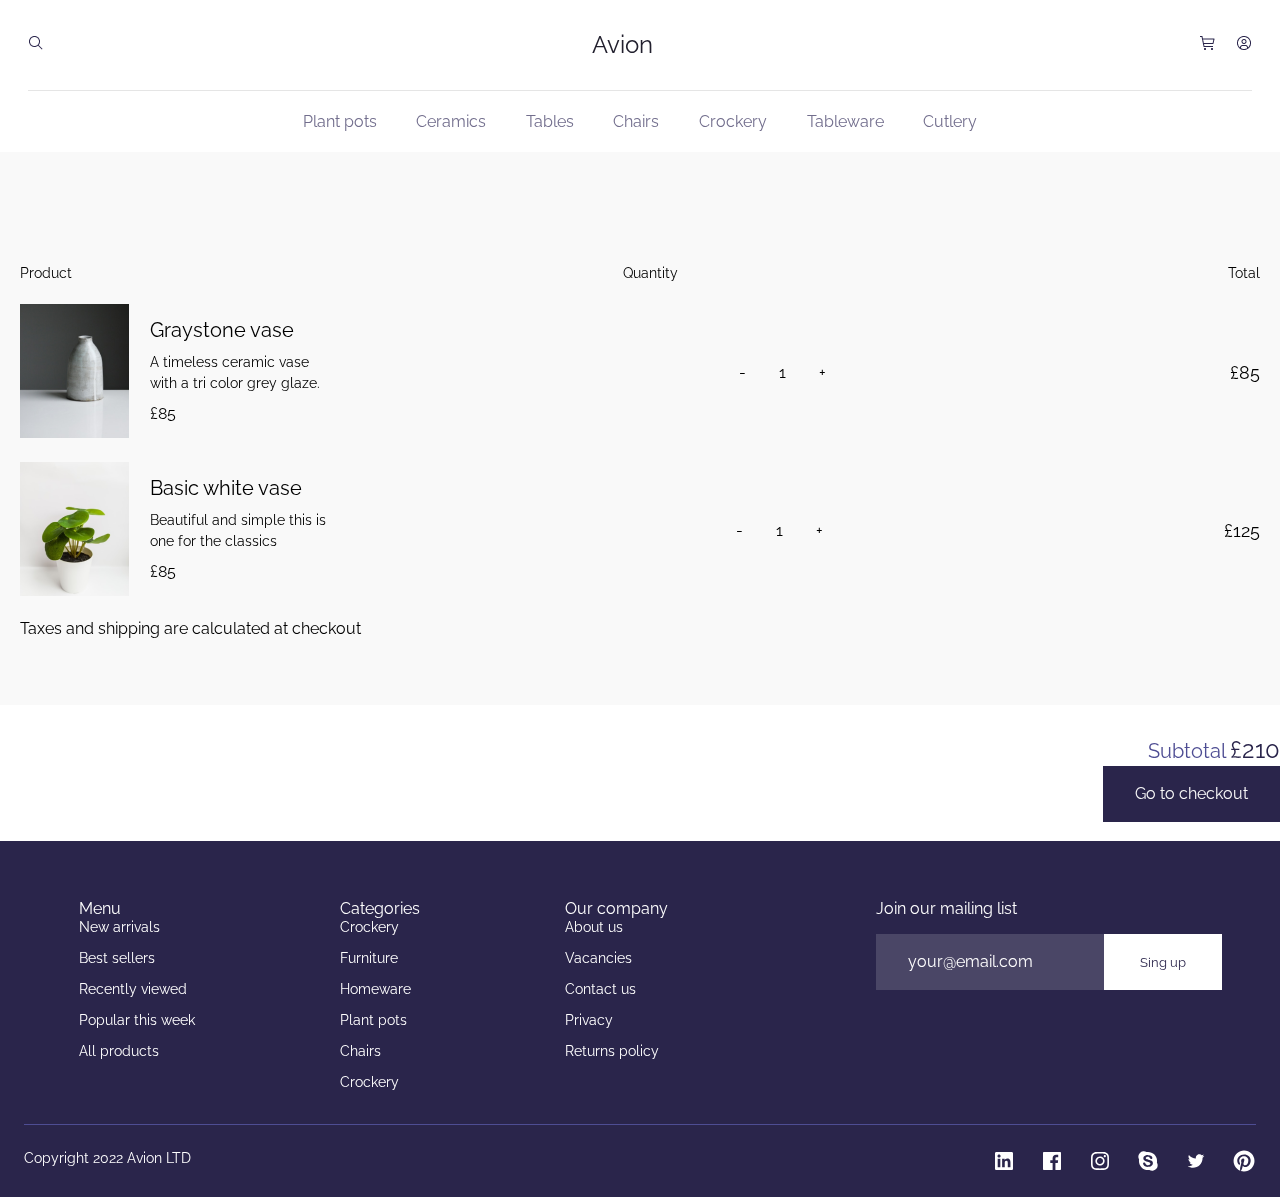
<file: shopping1.html>
<!DOCTYPE html>
<html lang="en">

<head>
    <meta charset="UTF-8">
    <meta name="viewport" content="width=device-width, initial-scale=1.0">


    <link href="https://fonts.cdnfonts.com/css/satoshi" rel="stylesheet">
    <link rel="preconnect" href="https://fonts.googleapis.com">
    <link rel="preconnect" href="https://fonts.gstatic.com" crossorigin>
    <link rel="stylesheet" href="https://cdnjs.cloudflare.com/ajax/libs/font-awesome/4.7.0/css/font-awesome.min.css">
    <link href="https://fonts.googleapis.com/css2?family=Raleway:ital,wght@0,100..900;1,100..900&display=swap"
        rel="stylesheet">
    <link rel="stylesheet" href="./assets/css/main.css">
    <title>Avion</title>
</head>

<body>

    <nav class="nav">
        <div class="nav_content">
            <div><a href="#"><img src="./assets/img/Search.png" alt="Search"></a></div>
            <div><a href="#">
                    <h1>Avion</h1>
                </a></div>
            <div class="nav_wop-use">
                <a href="#"><img src="./assets/img/Shopping--cart.png" alt="Shopping card"></a>
                <a href="#"><img src="./assets/img/User--avatar.png" alt="User avatar"></a>
            </div>
        </div>
        <div class="navbar_content">
            <div class="navbar_content-left">
                <a href="#">
                    <h1>Avion</h1>
                </a>
            </div>
            <ul class="nav_links">
                <li><a href="#">Plant pots</a></li>
                <li><a href="#">Ceramics</a></li>
                <li><a href="#">Tables</a></li>
                <li><a href="#">Chairs</a></li>
            </ul>
            <div class="navbar_content-right">
                <a href="#">
                    <img src="./assets/img/Search.png" alt="Search">
                </a>
                <div class="ham__wrapper">
                    <a href="#">
                        <i class="fa fa-bars"></i>
                    </a>
                </div>
            </div>
        </div>
        <div class="navbar">
            <div class="container">
                <ul class="nav_links">
                    <li><a href="./index1.html">Plant pots</a></li>
                    <li><a href="./praduct.html">Ceramics</a></li>
                    <li><a href="./praduct3.html">Tables</a></li>
                    <li><a href="./praduct4.html">Chairs</a></li>
                    <li><a href="./about.html">Crockery</a></li>
                    <li><a href="#">Tableware</a></li>
                    <li><a href="#">Cutlery</a></li>
                </ul>
            </div>
        </div>
    </nav>

    <section class="shopping shopping1">
        <div class="container">
            <div class="shopping_content">
                <div class="shopping_h6">
                    <h6>Product</h6>
                    <h6>Quantity</h6>
                    <h6>Total</h6>
                </div>
                <div class="shopping_praduct">
                    <div class="shopping_praduct-img">
                        <div class="shopping_praduct-image">
                            <img src="./assets/img/Product Image.png" alt="praduct">
                        </div>
                        <div class="shopping_praduct-dec">
                            <h4>Graystone vase</h4>
                            <p>A timeless ceramic vase with
                                a tri color grey glaze.</p>
                            <span>£85</span>
                        </div>
                    </div>
                    <div class="shopping_praduct-num">
                        <p>-</p>
                        <p>1</p>
                        <p>+</p>
                    </div>
                    <div class="shopping_praduct-sum">
                        <p>£85</p>
                    </div>
                </div>
                <div class="shopping_praduct">
                    <div class="shopping_praduct-img">
                        <div class="shopping_praduct-image">
                            <img src="./assets/img/Product Image (1).png" alt="praduct">
                        </div>
                        <div class="shopping_praduct-dec">
                            <h4>Basic white vase</h4>
                            <p>Beautiful and simple this is
                                one for the classics</p>
                            <span>£85</span>
                        </div>
                    </div>
                    <div class="shopping_praduct-num">
                        <p>-</p>
                        <p>1</p>
                        <p>+</p>
                    </div>
                    <div class="shopping_praduct-sum">
                        <p>£125</p>
                    </div>
                </div>
                <br>
                <p>Taxes and shipping are calculated at checkout</p>
                <br>
            </div>
            <div class="shopping_title">
                <div class="shopping_title-h1">
                    <h4>Subtotal <span>£210</span></h4>
                </div>
                <div class=" p_btn">
                    <button>Go to checkout</button>
                </div>
                <br>
            </div>
        </div>
    </section>

    <footer class="footer">
        <div class="container">
            <div class="footer-content">
                <div class="footer_left">
                    <ul class="footer-lists">
                        <li class="footer-list-footer-title">Menu</li>
                        <li class="footer-list">New arrivals</li>
                        <li class="footer-list">Best sellers</li>
                        <li class="footer-list">Recently viewed</li>
                        <li class="footer-list">Popular this week</li>
                        <li class="footer-list">All products</li>
                    </ul>
                    <ul class="footer-lists">
                        <li class="footer-list-footer-title">Categories</li>
                        <li class="footer-list">Crockery</li>
                        <li class="footer-list">Furniture</li>
                        <li class="footer-list">Homeware</li>
                        <li class="footer-list">Plant pots</li>
                        <li class="footer-list">Chairs</li>
                        <li class="footer-list">Crockery</li>
                    </ul>
                    <ul class="footer-lists">
                        <li class="footer-list-footer-title">Our company</li>
                        <li class="footer-list">About us</li>
                        <li class="footer-list">Vacancies</li>
                        <li class="footer-list">Contact us</li>
                        <li class="footer-list">Privacy</li>
                        <li class="footer-list">Returns policy</li>
                    </ul>
                </div>

                <div class="footer_right">
                    <ul class="footer-lists footer_l">
                        <li class="footer-list-footer-title">Our company</li>
                        <li class="footer-list">About us</li>
                        <li class="footer-list">Vacancies</li>
                        <li class="footer-list">Contact us</li>
                        <li class="footer-list">Privacy</li>
                        <li class="footer-list">Returns policy</li>
                    </ul>
                    <p class="footer-title">Join our mailing list</p>
                    <div class="footer-form">
                        <input type="text" class="footer-input" placeholder="your@email.com">
                        <button class="footer-btn">Sing up</button>
                    </div>
                </div>

            </div>
            <div class="footer-below">
                <p class="footer-avio">Copyright 2022 Avion LTD</p>
                <div class="footer-links">
                    <svg width="24" height="24" viewBox="0 0 24 24" fill="none" xmlns="http://www.w3.org/2000/svg">
                        <rect width="24" height="24" fill="white" style="mix-blend-mode:multiply" />
                        <path
                            d="M19.65 3H4.35C3.6 3 3 3.6 3 4.275V19.65C3 20.325 3.6 20.925 4.35 20.925H19.65C20.4 20.925 21 20.325 21 19.65V4.275C21 3.6 20.4 3 19.65 3ZM8.325 18.3H5.7V9.75H8.325V18.3ZM7.05 8.55C6.225 8.55 5.475 7.875 5.475 6.975C5.475 6.075 6.15 5.4 7.05 5.4C7.875 5.4 8.625 6.075 8.625 6.975C8.625 7.875 7.875 8.55 7.05 8.55ZM18.375 18.225H15.75V14.025C15.75 13.05 15.75 11.7 14.325 11.7C12.9 11.7 12.75 12.825 12.75 13.875V18.15H10.125V9.75H12.6V10.875H12.675C13.05 10.2 13.95 9.45 15.225 9.45C17.925 9.45 18.45 11.25 18.45 13.575V18.225H18.375Z"
                            fill="white" />
                    </svg>

                    <svg width="24" height="24" viewBox="0 0 24 24" fill="none" xmlns="http://www.w3.org/2000/svg">
                        <rect width="24" height="24" fill="white" style="mix-blend-mode:multiply" />
                        <path
                            d="M20.0025 3H3.9975C3.73355 3.00196 3.48097 3.10769 3.29433 3.29433C3.10769 3.48097 3.00196 3.73355 3 3.9975V20.0025C3.00196 20.2664 3.10769 20.519 3.29433 20.7057C3.48097 20.8923 3.73355 20.998 3.9975 21H12.615V14.04H10.275V11.3175H12.615V9.315C12.615 6.99 14.0325 5.7225 16.1175 5.7225C16.815 5.7225 17.5125 5.7225 18.21 5.8275V8.25H16.7775C15.645 8.25 15.4275 8.79 15.4275 9.5775V11.31H18.1275L17.775 14.0325H15.4275V21H20.0025C20.2664 20.998 20.519 20.8923 20.7057 20.7057C20.8923 20.519 20.998 20.2664 21 20.0025V3.9975C20.998 3.73355 20.8923 3.48097 20.7057 3.29433C20.519 3.10769 20.2664 3.00196 20.0025 3Z"
                            fill="white" />
                    </svg><svg width="24" height="24" viewBox="0 0 24 24" fill="none"
                        xmlns="http://www.w3.org/2000/svg">
                        <rect width="24" height="24" fill="white" style="mix-blend-mode:multiply" />
                        <path
                            d="M16.8042 8.2758C17.4007 8.2758 17.8842 7.79227 17.8842 7.1958C17.8842 6.59933 17.4007 6.1158 16.8042 6.1158C16.2077 6.1158 15.7242 6.59933 15.7242 7.1958C15.7242 7.79227 16.2077 8.2758 16.8042 8.2758Z"
                            fill="white" />
                        <path
                            d="M12 7.37835C11.0859 7.37835 10.1924 7.64941 9.43235 8.15724C8.67232 8.66507 8.07995 9.38688 7.73015 10.2314C7.38035 11.0759 7.28883 12.0051 7.46715 12.9016C7.64548 13.7982 8.08565 14.6217 8.732 15.268C9.37835 15.9144 10.2018 16.3545 11.0984 16.5328C11.9949 16.7112 12.9241 16.6196 13.7686 16.2698C14.6131 15.92 15.3349 15.3277 15.8428 14.5677C16.3506 13.8076 16.6217 12.9141 16.6217 12C16.6217 10.7743 16.1347 9.59873 15.268 8.732C14.4013 7.86527 13.2257 7.37835 12 7.37835ZM12 15C11.4067 15 10.8266 14.8241 10.3333 14.4944C9.83994 14.1648 9.45542 13.6962 9.22836 13.1481C9.0013 12.5999 8.94189 11.9967 9.05764 11.4147C9.1734 10.8328 9.45912 10.2982 9.87868 9.87868C10.2982 9.45912 10.8328 9.1734 11.4147 9.05764C11.9967 8.94189 12.5999 9.0013 13.1481 9.22836C13.6962 9.45542 14.1648 9.83994 14.4944 10.3333C14.8241 10.8266 15 11.4067 15 12C15 12.7956 14.6839 13.5587 14.1213 14.1213C13.5587 14.6839 12.7956 15 12 15Z"
                            fill="white" />
                        <path
                            d="M12 4.62165C14.4031 4.62165 14.6878 4.6308 15.6368 4.67415C16.2075 4.68094 16.7728 4.78577 17.308 4.98405C17.6961 5.13381 18.0486 5.36316 18.3428 5.65732C18.6369 5.95149 18.8663 6.30398 19.016 6.6921C19.2143 7.22731 19.3191 7.79261 19.3259 8.36333C19.3692 9.3123 19.3784 9.597 19.3784 12.0001C19.3784 14.4031 19.3693 14.6878 19.3259 15.6368C19.3191 16.2075 19.2143 16.7728 19.016 17.3081C18.8663 17.6962 18.6369 18.0487 18.3428 18.3428C18.0486 18.637 17.6961 18.8663 17.308 19.0161C16.7728 19.2144 16.2075 19.3192 15.6368 19.326C14.6879 19.3693 14.4033 19.3785 12 19.3785C9.5967 19.3785 9.31215 19.3694 8.36325 19.326C7.79253 19.3192 7.22723 19.2144 6.69202 19.0161C6.3039 18.8663 5.95142 18.637 5.65725 18.3428C5.36308 18.0487 5.13374 17.6962 4.98397 17.3081C4.78569 16.7728 4.68087 16.2075 4.67408 15.6368C4.6308 14.6878 4.62157 14.4031 4.62157 12.0001C4.62157 9.597 4.63072 9.3123 4.67408 8.36333C4.68087 7.79261 4.78569 7.22731 4.98397 6.6921C5.13373 6.30396 5.36307 5.95146 5.65724 5.65728C5.95141 5.3631 6.30389 5.13375 6.69202 4.98397C7.22723 4.78569 7.79253 4.68087 8.36325 4.67408C9.31222 4.6308 9.59693 4.62165 12 4.62165ZM12 3C9.55575 3 9.24922 3.01035 8.2893 3.05415C7.54279 3.06914 6.80422 3.21059 6.105 3.4725C5.50705 3.70374 4.96401 4.05735 4.51068 4.51068C4.05735 4.96401 3.70374 5.50705 3.4725 6.105C3.21055 6.80434 3.06909 7.54304 3.05415 8.28968C3.01035 9.24923 3 9.55575 3 12C3 14.4443 3.01035 14.7508 3.05415 15.7107C3.0691 16.4573 3.21056 17.196 3.4725 17.8954C3.70374 18.4933 4.05735 19.0364 4.51068 19.4897C4.96401 19.943 5.50705 20.2966 6.105 20.5279C6.80434 20.7898 7.54304 20.9313 8.28968 20.9462C9.24923 20.9897 9.55575 21 12 21C14.4443 21 14.7508 20.9896 15.7107 20.9459C16.4573 20.9309 17.196 20.7894 17.8954 20.5275C18.4933 20.2963 19.0364 19.9426 19.4897 19.4893C19.943 19.036 20.2966 18.493 20.5279 17.895C20.7898 17.1957 20.9313 16.457 20.9462 15.7103C20.9897 14.7508 21 14.4443 21 12C21 9.55575 20.9896 9.24922 20.9459 8.2893C20.9309 7.54279 20.7894 6.80422 20.5275 6.105C20.2962 5.50712 19.9426 4.96415 19.4893 4.51089C19.0359 4.05763 18.4929 3.70407 17.895 3.47287C17.1957 3.21093 16.457 3.06948 15.7103 3.05453C14.7508 3.01035 14.4443 3 12 3Z"
                            fill="white" />
                    </svg>
                    <svg width="24" height="24" viewBox="0 0 24 24" fill="none" xmlns="http://www.w3.org/2000/svg">
                        <rect width="24" height="24" fill="white" style="mix-blend-mode:multiply" />
                        <path
                            d="M20.9326 13.4101C21.0082 12.9439 21.0459 12.4724 21.0451 12.0001C21.0451 9.6012 20.0922 7.30057 18.3959 5.6043C16.6996 3.90804 14.399 2.95508 12.0001 2.95508C11.5279 2.95435 11.0563 2.99197 10.5901 3.06758C9.54469 2.44134 8.31999 2.18231 7.11051 2.33165C5.90103 2.48098 4.77611 3.03011 3.91439 3.89184C3.05267 4.75356 2.50354 5.87848 2.3542 7.08796C2.20487 8.29744 2.46389 9.52214 3.09014 10.5676C3.00576 11.0406 2.96061 11.5197 2.95514 12.0001C2.95514 14.399 3.90809 16.6996 5.60435 18.3959C7.30062 20.0921 9.60125 21.0451 12.0001 21.0451C12.4724 21.0458 12.944 21.0082 13.4101 20.9326C14.4556 21.5588 15.6803 21.8179 16.8898 21.6685C18.0992 21.5192 19.2242 20.9701 20.0859 20.1083C20.9476 19.2466 21.4967 18.1217 21.6461 16.9122C21.7954 15.7027 21.5364 14.478 20.9101 13.4326L20.9326 13.4101ZM16.2976 16.1101C15.8743 16.6954 15.2909 17.1459 14.6176 17.4076C13.7869 17.7336 12.8998 17.8916 12.0076 17.8726C10.9692 17.9161 9.93603 17.7022 9.00014 17.2501C8.4545 16.9568 7.98659 16.5377 7.63514 16.0276C7.3132 15.5918 7.13023 15.069 7.11013 14.5276C7.10934 14.3871 7.13758 14.248 7.19308 14.1189C7.24857 13.9899 7.33013 13.8736 7.43263 13.7776C7.6598 13.5843 7.95222 13.485 8.25013 13.5001C8.4991 13.4954 8.74141 13.5806 8.93264 13.7401C9.14195 13.9359 9.30359 14.1771 9.40514 14.4451C9.53525 14.7583 9.70137 15.0553 9.90014 15.3301C10.0982 15.5838 10.3558 15.7847 10.6501 15.9151C11.0499 16.0866 11.4831 16.166 11.9176 16.1476C12.5366 16.1776 13.1497 16.0151 13.6726 15.6826C13.8733 15.565 14.0402 15.3976 14.1572 15.1966C14.2741 14.9955 14.3371 14.7677 14.3401 14.5351C14.3466 14.3722 14.3186 14.2098 14.2578 14.0586C14.1971 13.9074 14.105 13.7707 13.9876 13.6576C13.7206 13.4116 13.3994 13.2317 13.0501 13.1326C12.6601 13.0051 12.1426 12.8776 11.4901 12.7351C10.7408 12.5606 10.0099 12.3145 9.30764 12.0001C8.75506 11.7736 8.26781 11.4127 7.89014 10.9501C7.53193 10.4733 7.34677 9.88868 7.36513 9.29258C7.35908 8.68659 7.55428 8.09571 7.92014 7.61258C8.33803 7.09339 8.89454 6.70331 9.52514 6.48758C10.3225 6.22275 11.1604 6.10087 12.0001 6.12758C12.6572 6.11596 13.3122 6.20448 13.9426 6.39008C14.4374 6.53699 14.9021 6.77062 15.3151 7.08008C15.6402 7.32421 15.9109 7.63325 16.1101 7.98758C16.2723 8.27381 16.3599 8.59617 16.3651 8.92508C16.3642 9.0653 16.3352 9.2039 16.2798 9.33271C16.2244 9.46152 16.1437 9.57794 16.0426 9.67508C15.9406 9.78568 15.8164 9.87355 15.6781 9.93299C15.5398 9.99243 15.3906 10.0221 15.2401 10.0201C14.9989 10.0389 14.7597 9.96361 14.5726 9.81008C14.3758 9.62046 14.2112 9.40008 14.0851 9.15758C13.8994 8.77533 13.6303 8.43959 13.2976 8.17508C12.8611 7.90295 12.3473 7.78174 11.8351 7.83008C11.3094 7.80792 10.7886 7.93815 10.3351 8.20508C10.1704 8.29303 10.0313 8.42218 9.93144 8.57991C9.83154 8.73765 9.77424 8.91859 9.76514 9.10508C9.7592 9.30885 9.82563 9.50813 9.95264 9.66758C10.1022 9.8409 10.2861 9.98135 10.4926 10.0801C10.7126 10.1939 10.9439 10.2844 11.1826 10.3501C11.4226 10.4176 11.8126 10.5151 12.3601 10.6426C13.0501 10.7926 13.6651 10.9576 14.2276 11.1376C14.7308 11.2909 15.2103 11.513 15.6526 11.7976C16.0385 12.0416 16.3559 12.3797 16.5751 12.7801C16.798 13.2368 16.9013 13.7426 16.8751 14.2501C16.8819 14.9152 16.6799 15.5657 16.2976 16.1101Z"
                            fill="white" />
                    </svg>
                    <svg width="24" height="24" viewBox="0 0 24 24" fill="none" xmlns="http://www.w3.org/2000/svg">
                        <rect width="24" height="24" fill="white" style="mix-blend-mode:multiply" />
                        <path d="M8.94 18.705C10.2069 18.7129 11.4627 18.4693 12.6346 17.9881C13.8066 17.507 14.8714
                            16.798 15.7672 15.9022C16.663 15.0063 17.3721 13.9416 17.8532 12.7696C18.3343 11.5976 18.578
                            10.3418 18.57 9.07496C18.57 8.92496 18.57 8.78246 18.57 8.63246C19.2267 8.15132 19.7951
                            7.56009 20.25 6.88496C19.6316 7.1554 18.9773 7.33477 18.3075 7.41746C19.0177 6.99429 19.5506
                            6.32821 19.8075 5.54246C19.1456 5.93954 18.4199 6.21868 17.6625 6.36746C17.1524 5.82398
                            16.4775 5.46375 15.7421 5.3425C15.0067 5.22124 14.2518 5.34573 13.5943 5.6967C12.9368
                            6.04766 12.4132 6.60554 12.1047 7.28402C11.7962 7.96249 11.7198 8.72373 11.8875
                            9.44996C10.542 9.38392 9.22553 9.03522 8.02377 8.42659C6.822 7.81795 5.7619 6.96302 4.9125
                            5.91746C4.48419 6.66084 4.35437 7.5392 4.54932 8.3747C4.74427 9.2102 5.24942 9.9404 5.9625
                            10.4175C5.43646 10.3972 4.92259 10.2533 4.4625 9.99746V10.035C4.45783 10.8118 4.71954
                            11.5668 5.20403 12.1742C5.68851 12.7815 6.3665 13.2044 7.125 13.3725C6.63573 13.5041 6.12322
                            13.5246 5.625 13.4325C5.84459 14.095 6.26376 14.6734 6.82503 15.0883C7.38631 15.5032 8.06219
                            15.7343 8.76 15.75C7.56691 16.7104 6.08407 17.239 4.5525 17.25C4.28396 17.2422 4.01606
                            17.2197 3.75 17.1825C5.30022 18.1701 7.1019 18.6909 8.94 18.6825" fill="white" />
                    </svg>
                    <svg width="24" height="24" viewBox="0 0 24 24" fill="none" xmlns="http://www.w3.org/2000/svg">
                        <rect width="24" height="24" fill="white" style="mix-blend-mode:multiply" />
                        <path
                            d="M11.9998 1.5C9.56549 1.51658 7.21257 2.37849 5.34356 3.93828C3.47455 5.49807 2.20559 7.65882 1.75375 10.0509C1.30192 12.443 1.69529 14.9177 2.86657 17.0518C4.03785 19.1858 5.91426 20.8466 8.1748 21.75C8.02287 20.7558 8.02287 19.7442 8.1748 18.75L9.4123 13.5C9.21646 13.0245 9.11949 12.5142 9.1273 12C9.1273 10.545 9.9748 9.45 11.0248 9.45C11.215 9.44714 11.4036 9.48543 11.5776 9.56224C11.7517 9.63906 11.9071 9.75258 12.0331 9.89504C12.1592 10.0375 12.253 10.2055 12.3081 10.3876C12.3632 10.5697 12.3783 10.7615 12.3523 10.95C12.3523 11.85 11.7823 13.2 11.4823 14.445C11.4177 14.6772 11.4101 14.9215 11.4599 15.1573C11.5098 15.3931 11.6157 15.6133 11.7688 15.7995C11.9218 15.9857 12.1175 16.1322 12.3391 16.2267C12.5608 16.3212 12.802 16.361 13.0423 16.3425C14.9023 16.3425 16.3423 14.37 16.3423 11.535C16.361 10.9589 16.2594 10.3853 16.044 9.85061C15.8287 9.31598 15.5042 8.8321 15.0914 8.42986C14.6786 8.02762 14.1864 7.71584 13.6464 7.51442C13.1063 7.31299 12.5302 7.22634 11.9548 7.26C11.3405 7.23361 10.7272 7.33216 10.152 7.54966C9.5769 7.76717 9.05188 8.09912 8.60875 8.52542C8.16563 8.95172 7.81361 9.46351 7.57401 10.0298C7.33441 10.5961 7.21221 11.2051 7.2148 11.82C7.20646 12.6766 7.46895 13.5139 7.9648 14.2125C8.00086 14.2526 8.02654 14.3009 8.03962 14.3532C8.05269 14.4055 8.05275 14.4602 8.0398 14.5125C7.9573 14.8425 7.7773 15.5625 7.7473 15.705C7.7173 15.8475 7.5898 15.9375 7.3948 15.8475C6.0823 15.2325 5.2648 13.32 5.2648 11.775C5.2648 8.4675 7.6723 5.4225 12.2023 5.4225C15.8398 5.4225 18.6748 8.0175 18.6748 11.49C18.6748 15.105 16.4248 18.015 13.2223 18.015C12.7528 18.0313 12.2867 17.9301 11.8662 17.7206C11.4458 17.511 11.0844 17.1997 10.8148 16.815L10.1623 19.3125C9.84951 20.2831 9.41077 21.2085 8.8573 22.065C9.87714 22.3664 10.9364 22.513 11.9998 22.5C14.7846 22.5 17.4553 21.3938 19.4244 19.4246C21.3936 17.4555 22.4998 14.7848 22.4998 12C22.4998 9.21523 21.3936 6.54451 19.4244 4.57538C17.4553 2.60625 14.7846 1.5 11.9998 1.5Z"
                            fill="white" />
                    </svg>
                </div>
            </div>
        </div>

    </footer>

</body>

</html>
</file>
<file: assets/css/main.css>
* {
  margin: 0;
  padding: 0;
  font-family: "Raleway";
  box-sizing: border-box;
}

ul,
li {
  list-style-type: none;
}

a {
  text-decoration: none;
  color: none;
}

input,
output {
  border: none;
  background: none;
  outline: none;
}

input,
output:focus {
  outline: none;
}

/* ====================================================== main */
.container {
  max-width: 1280px;
  margin: 0 auto;
  font-family: "Raleway";
}

.nav {
  padding: 0 28px;
}
.nav_content {
  display: flex;
  justify-content: space-between;
  align-items: center;
  text-align: center;
  padding: 30px 0;
  border-bottom: 1px solid rgba(0, 0, 0, 0.1019607843);
}
.nav_content h1 {
  font-family: "Raleway";
  font-size: 24px;
  font-weight: 400;
  line-height: 29.52px;
  color: #22202E;
}
.nav_content .nav_wop-use a:nth-child(1) {
  margin-right: 16px;
}

.navbar .nav_links {
  display: flex;
  max-width: 675px;
  margin: 0 auto;
  margin-top: 20px;
  margin-bottom: 20px;
  justify-content: space-between;
  align-items: center;
  text-align: center;
}
.navbar .nav_links a {
  font-family: "Raleway";
  font-size: 16px;
  font-weight: 400;
  line-height: 21.6px;
  color: #726E8D;
  transition: all 0.3;
}
.navbar .nav_links a:hover {
  color: #2A254B;
}

.navbar_content {
  display: none;
  justify-content: space-between;
  align-items: center;
  text-align: center;
  height: 70px;
  border-bottom: 1px solid rgba(0, 0, 0, 0.1019607843);
  color: #2A254B;
}
.navbar_content-left h1 {
  font-family: "Raleway";
  font-size: 24px;
  font-weight: 400;
  line-height: 29.52px;
  color: #22202E;
}
.navbar_content-right {
  display: flex;
  margin: 10px 0;
  gap: 20px;
}
.navbar_content-right i {
  color: #2A254B;
}
.navbar_content .nav_links {
  display: flex;
  justify-content: space-between;
  align-items: center;
  text-align: center;
  gap: 35px;
}
.navbar_content .nav_links a {
  font-family: "Raleway";
  font-size: 16px;
  font-weight: 400;
  line-height: 21.6px;
  color: #726E8D;
  transition: all 0.3;
}
.navbar_content .nav_links a:hover {
  color: #2A254B;
}

.nav1-content-top {
  background: #2A254B;
  display: flex;
  align-items: center;
  gap: 8px;
  justify-content: center;
  padding: 11px 0;
}
.nav1-content-top_s img {
  width: 100%;
  height: 100%;
  object-fit: cover;
}
.nav1-content-top_text {
  color: #FFFFFF;
  font-size: 14px;
  font-weight: 400;
  line-height: 18.9px;
  text-align: left;
}
.nav1-content-bottom {
  padding: 25px 0;
  display: flex;
  justify-content: space-around;
  align-items: center;
}
.nav1-content-bottom_logo1 {
  color: #22202E;
  font-size: 24px;
  font-weight: 400;
  line-height: 29.52px;
  text-align: left;
}
.nav1-content-bottom_links1 {
  display: flex;
  gap: 44px;
}
.nav1-content-bottom_links1__item {
  font-family: Satoshi;
  font-size: 16px;
  font-weight: 400;
  line-height: 21.6px;
  text-align: left;
}
.nav1-content-bottom_links1__item a {
  color: #726E8D;
}

.footer {
  padding-top: 58px;
  background: #2a254b;
  color: white;
}
.footer-content {
  display: flex;
  justify-content: space-between;
  padding-bottom: 48px;
}
.footer_left {
  display: flex;
  width: 50%;
  justify-content: space-between;
}
.footer-list-items {
  display: flex;
}
.footer-lists {
  list-style-type: none;
}
.footer_l {
  display: none;
}
.footer-list {
  font-size: 14px;
  font-weight: 400;
  line-height: 18.9px;
  padding-bottom: 12px;
  list-style-type: none;
  cursor: pointer;
}
.footer-form {
  display: flex;
  margin-top: 16px;
}
.footer-input {
  color: white;
  background: #4a4666;
  padding: 17px 32px;
  font-size: 16px;
  font-weight: 400;
  line-height: 21.6px;
  border: none;
  width: 60%;
}
.footer-input::placeholder {
  color: white;
  flex: 1;
}
.footer-btn {
  padding: 16px 32px;
  background: white;
  color: #2a254b;
  border: none;
  width: 118px;
}
.footer-below {
  border-top: 1px solid #4e4d93;
  padding: 24px 0;
  display: flex;
  justify-content: space-between;
}
.footer-avio {
  font-size: 14px;
  font-weight: 400;
  line-height: 18.9px;
}
.footer-links {
  display: flex;
  align-items: center;
  gap: 24px;
  cursor: pointer;
}

.footer .container {
  padding: 0 24px;
}

.footer-content {
  padding-bottom: 20px;
  padding-left: 55px;
}
.footer-content-left {
  gap: 85px;
}
.footer-content-left_logo__avion {
  color: #FFFFFF;
  font-family: Clash Display;
  font-size: 36px;
  font-weight: 400;
  line-height: 50.4px;
  text-align: left;
}
.footer-content-left_logo__text {
  color: #FFFFFF;
  font-size: 14px;
  font-weight: 400;
  line-height: 18.9px;
  text-align: left;
}
.footer-content-left_img__text {
  color: #FFFFFF;
  font-size: 16px;
  font-weight: 400;
  line-height: 19.68px;
  text-align: left;
}
.footer-content-right {
  gap: 109px;
}
.footer-content-right_links {
  display: flex;
  gap: 12px;
  flex-direction: column;
  font-family: Clash Display;
  font-size: 16px;
  font-weight: 400;
  line-height: 19.68px;
  text-align: left;
}
.footer-content-right_links__item {
  font-family: Satoshi;
  font-size: 14px;
  font-weight: 400;
  line-height: 18.9px;
  text-align: left;
}
.footer-content-right_links__item a {
  color: #FFFFFF;
}

@media screen and (max-width: 576px) {
  .footer-content {
    padding: 0;
    padding-bottom: 20px;
  }
  .footer-content-right {
    gap: 90px;
  }
  .footer-content-right_links {
    padding: 0;
  }
}
@media screen and (max-width: 850px) {
  .nav_content {
    display: none;
  }
  .navbar {
    display: none;
  }
  .navbar_content {
    display: flex;
  }
  .footer-content {
    display: inline;
  }
  .footer_left {
    width: 100%;
    justify-content: space-between;
  }
  .footer_right {
    margin-bottom: 30px;
  }
}
@media screen and (max-width: 650px) {
  .nav_links {
    display: none !important;
  }
  .footer-links {
    display: none;
  }
  .footer-avio {
    margin: 0 auto;
  }
}
@media screen and (max-width: 450px) {
  .footer-lists:nth-child(3) {
    display: none;
  }
  .footer_l {
    display: inline;
  }
}
.hero {
  display: flex;
  justify-content: space-between;
}
.hero_bg {
  margin-bottom: 60px;
  background-color: #2A254B;
}
.hero_left {
  padding: 60px;
}
.hero_left h1 {
  max-width: 513px;
  font-family: "Raleway";
  font-size: 35px;
  font-weight: 400;
  line-height: 44.8px;
  color: white;
}
.hero_left p {
  max-width: 602px;
  margin-top: 196px;
  font-family: "Raleway";
  font-size: 18px;
  font-weight: 400;
  line-height: 27px;
  color: white;
}
.hero_left-btn {
  padding: 16px 32px;
  gap: 10px;
  margin-top: 41px;
  background: rgba(249, 249, 249, 0.1490196078);
  font-family: "Raleway";
  font-size: 14px;
  font-weight: 400;
  line-height: 24px;
  color: white;
}
.hero_left-btn:hover {
  cursor: pointer;
  opacity: 0.5;
}
.hero_left .h_btn {
  display: none;
  padding: 16px 32px;
  gap: 10px;
  margin: 20px 0;
  background: rgba(249, 249, 249, 0.1490196078);
  font-family: "Raleway";
  font-size: 14px;
  font-weight: 400;
  line-height: 24px;
  color: white;
}
.hero_left .h_btn:hover {
  cursor: pointer;
  opacity: 0.5;
}
.hero_right-img {
  width: 100%;
  height: 100%;
}

.brand_cards-title {
  margin-top: 60px;
  margin-bottom: 51px;
}
.brand_cards-title h3 {
  font-family: "Raleway";
  font-size: 24px;
  font-weight: 400;
  line-height: 33.6px;
  text-align: center;
  color: #2A254B;
}
.brand_card {
  display: flex;
  justify-content: space-between;
  margin-bottom: 86px;
  padding: 0 24px;
  gap: 20px;
}
.brand-c {
  display: flex;
  justify-content: space-around;
  flex: 2;
}
.brand_c {
  max-width: 270px;
}
.brand_c img {
  margin-bottom: 16px;
}
.brand_c h4 {
  margin-bottom: 8px;
  font-family: "Raleway";
  font-size: 20px;
  font-weight: 400;
  line-height: 28px;
  color: #2A254B;
}
.brand_c p {
  font-family: "Raleway";
  font-size: 14px;
  font-weight: 300;
  line-height: 24px;
  text-align: left;
  color: #726E8D;
}

.buy_hero {
  padding: 80px 10px 56px;
}
.buy_content-title {
  margin-bottom: 33px;
}
.buy_content-title h2 {
  font-family: "Raleway";
  font-size: 32px;
  font-weight: 400;
  line-height: 39.36px;
  color: #2A254B;
}
.buy_cards {
  display: flex;
  justify-content: space-between;
  margin-bottom: 35px;
  gap: 20px;
}
.buy_cardc {
  display: flex;
  gap: 20px;
}
.buy_card img {
  width: 100%;
}
.buy_card h4 {
  margin-top: 24px;
  font-family: "Raleway";
  font-size: 20px;
  font-weight: 400;
  line-height: 28px;
  color: #2A254B;
}
.buy_card p {
  margin-top: 8px;
  font-family: "Raleway";
  font-size: 18px;
  font-weight: 400;
  line-height: 27px;
  color: #2A254B;
}
.buy_btn {
  width: 177px;
  margin: 0 auto;
}
.buy_btn button {
  width: 100%;
  padding: 16px 32px 16px 32px;
  background-color: #F9F9F9;
  border: 0;
  font-family: "Raleway";
  font-size: 16px;
  font-weight: 400;
  line-height: 24px;
  color: #2A254B;
}
.buy_btn button:hover {
  background-color: #2A254B;
  color: #F9F9F9;
}

.mebel {
  padding: 64px 24px 48px;
}

.join {
  padding: 60px 24px;
  background-color: #F9F9F9;
}
.join_content {
  background-color: #fff;
  text-align: center;
  align-items: center;
}
.join_title {
  padding-top: 68px;
  padding-bottom: 72px;
}
.join_title h1 {
  font-family: "Raleway";
  font-size: 36px;
  font-weight: 400;
  line-height: 50.4px;
  margin-bottom: 16px;
  color: #2A254B;
}
.join_title p {
  font-family: "Raleway";
  font-size: 16px;
  font-weight: 400;
  line-height: 24px;
  text-align: center;
  color: #2A254B;
}
.join-form {
  padding-bottom: 54px;
}
.join-input {
  color: #2A254B;
  background: #F9F9F9;
  padding: 13px 32px;
  font-size: 16px;
  font-weight: 400;
  line-height: 21.6px;
  border: none;
  width: 30%;
}
.join-input::placeholder {
  color: #2A254B;
}
.join-btn {
  padding: 16px 32px;
  background: #2A254B;
  color: white;
  border: none;
  width: 118px;
}
.join-btn:hover {
  background-color: #F9F9F9;
  color: #2A254B;
}

.outlet {
  padding: 0 20px;
}
.outlet-content {
  display: flex;
  flex-wrap: wrap;
}
.outlet-content-left {
  width: 50%;
  padding-top: 72px;
  padding-right: 84px;
}
.outlet-content-left__title {
  color: #2A254B;
  max-width: 514px;
  font-size: 24px;
  font-weight: 400;
  line-height: 33.6px;
}
.outlet-content-left__description {
  color: #505977;
  max-width: 536px;
  font-size: 16px;
  font-weight: 400;
  line-height: 21.6px;
  text-align: left;
}
.outlet-content-left .buy_btn {
  margin-top: 196px;
  margin-left: 0;
}
.outlet-content-right {
  width: 50%;
}
.outlet-content-right img {
  width: 100%;
  height: 100%;
  object-fit: cover;
}

@media screen and (max-width: 800px) {
  .outlet {
    padding: 0 !important;
  }
  .outlet-content {
    display: flex;
    flex-wrap: wrap;
  }
  .outlet-content-left {
    width: 100%;
  }
  .outlet-content-left .buy_btn {
    margin-top: 50px;
    margin-bottom: 20px;
  }
  .outlet-content-right {
    width: 100%;
  }
}
@media screen and (max-width: 850px) {
  .hero {
    margin-top: 0;
  }
  .hero_left {
    padding: 40px 24px 24px;
  }
  .hero_left h1 {
    font-size: 32px;
  }
  .hero_left p {
    margin-top: 80px;
    margin-bottom: 32px;
    font-size: 18px;
  }
  .hero_left-btn {
    display: none;
  }
  .hero_left .h_btn {
    display: inline;
  }
  .hero_right-img {
    display: none;
  }
  .brand_card {
    margin-bottom: 45px;
  }
  .brand-c {
    display: block;
  }
  .brand_c {
    margin-bottom: 36px;
  }
  .buy_hero {
    padding: 48px 24px;
  }
  .buy_hero-title h2 {
    margin-bottom: 19px;
  }
  .buy_cards {
    display: block;
    margin-bottom: 29px;
  }
  .buy_cardc {
    justify-content: space-around;
    margin-bottom: 20px;
  }
  .mebel {
    padding: 48px 24px 38px;
  }
  .join {
    padding: 48px 24px 38px;
    background-color: #fff;
  }
  .join_title {
    padding: 0 0 64px;
  }
  .join_title h1 {
    font-size: 20px;
  }
  .join_title p {
    font-size: 14px;
  }
  .join-input {
    width: 40%;
    font-size: 14px;
  }
}
@media screen and (max-width: 500px) {
  .hero .h_btn {
    width: 100%;
  }
  .brand_cards-title {
    margin: 0;
  }
  .brand_cards-title h3 {
    text-align: left;
    padding: 0 24px;
  }
  .brand_card {
    display: block;
    padding-top: 36px;
  }
  .buy_container-title {
    margin-bottom: 19px;
  }
  .buy_container-title h2 {
    font-size: 20px;
  }
  .buy_card h4 {
    font-size: 20px;
  }
  .buy_btn {
    width: 100%;
    margin: 0;
  }
  .buy_btn button {
    width: 100%;
  }
}
.hero1 {
  background-image: url("../../../assets/img/fa9b27255272d76e665cce4314b4aedb.jpeg");
  background-position: center;
  background-size: cover;
  height: 100vh;
}
.hero1_img {
  display: none;
  background-image: url("../../../assets/img/fa9b27255272d76e665cce4314b4aedb.jpeg");
  background-position: center;
  background-size: cover;
  height: 40vh;
}
.hero1_content {
  padding-top: 130px;
  padding-left: 700px;
}
.hero1_praduct {
  padding: 47px 51px;
  background-color: #FFFFFF;
}
.hero1_praduct h2 {
  font-family: "Raleway";
  font-size: 32px;
  font-weight: 400;
  line-height: 44.8px;
  color: #22202E;
}
.hero1_praduct p {
  margin-top: 20px;
  font-family: "Raleway";
  font-size: 18px;
  font-weight: 400;
  line-height: 27px;
  text-align: left;
}
.hero1_praduct .buy_btn {
  margin-top: 157px;
  margin-left: 0;
}

.devan_content {
  display: flex;
  padding: 60px 0;
  gap: 16px;
}
.devan_left {
  width: 50%;
  padding-top: 60px;
  background-color: #2A254B;
}
.devan_left h1 {
  margin-left: 64px;
  padding-left: 12px;
  font-family: "Raleway";
  font-size: 32px;
  font-weight: 400;
  line-height: 39.36px;
  color: #FFFFFF;
}
.devan_left p {
  padding-right: 12px;
  margin-left: 64px;
  margin-top: 12px;
  font-family: "Raleway";
  font-size: 18px;
  font-weight: 400;
  line-height: 24.3px;
  color: #FFFFFF;
}
.devan_left .d_btn {
  margin-left: 64px !important;
  margin-top: 200px !important;
  padding: 16px 32px;
  gap: 10px;
  margin: 20px 0;
  background-color: rgba(249, 249, 249, 0.1490196078);
  font-family: "Raleway";
  font-size: 14px;
  font-weight: 400;
  line-height: 24px;
  color: #FFFFFF;
}
.devan_left .d_btn:hover {
  cursor: pointer;
  opacity: 0.5;
}
.devan_right img {
  width: 100%;
  height: 100%;
}

.offers {
  padding-bottom: 86px;
  padding-top: 97px;
  background-image: url("../../../assets/img/photo_2024-08-29_12-42-03.jpg");
  background-size: cover;
  background-repeat: no-repeat;
}
.offers-content {
  display: flex;
  justify-content: center;
  align-items: center;
  flex-direction: column;
}
.offers-content-title {
  color: #FFFFFF;
  margin-bottom: 12px;
  font-size: 32px;
  font-weight: 400;
  line-height: 44.8px;
  text-align: center;
}
.offers-content-description {
  max-width: 470px;
  color: #FFFFFF;
  font-size: 18px;
  font-weight: 400;
  line-height: 27px;
  text-align: center;
  margin-bottom: 30px;
}
.offers-content-discount {
  display: flex;
  align-items: center;
  gap: 36px;
}
.offers-content-discount_part__partsp {
  color: #FFFFFF;
  font-size: 16px;
  font-weight: 400;
  line-height: 24px;
  text-align: center;
}
.offers-content-form {
  display: flex;
  justify-content: center;
  padding-top: 40px;
}
.offers-content-form_input {
  background: #F9F9F9;
  padding-top: 16px;
  padding-bottom: 16px;
  padding-left: 32px;
  padding-right: 200px;
  opacity: 0.5;
}
.offers-content-form_btn {
  background: #2A254B;
  color: #FFFFFF;
  padding: 16px 32px;
  font-family: Satoshi;
  font-size: 16px;
  font-weight: 400;
  line-height: 24px;
  text-align: left;
}

@media screen and (max-width: 600px) {
  .offers {
    padding: 27px 20px;
  }
  .offers-content {
    display: flex;
    justify-content: center;
    align-items: center;
    flex-direction: column;
  }
  .offers-content-title {
    color: #FFFFFF;
    margin-bottom: 12px;
    font-size: 32px;
    font-weight: 400;
    line-height: 44.8px;
    text-align: center;
  }
  .offers-content-description {
    max-width: 470px;
    color: #FFFFFF;
    font-size: 18px;
    font-weight: 400;
    line-height: 27px;
    text-align: center;
    margin-bottom: 30px;
  }
  .offers-content-discount {
    display: flex;
    align-items: center;
    gap: 36px;
  }
  .offers-content-discount_part__partsp {
    color: #FFFFFF;
    font-size: 16px;
    font-weight: 400;
    line-height: 24px;
    text-align: center;
  }
  .offers-content-form {
    display: flex;
    justify-content: center;
    padding-top: 40px;
  }
  .offers-content-form_input {
    background: #F9F9F9;
    padding-top: 10px;
    padding-bottom: 10px;
    padding-left: 20px;
    padding-right: 75px;
    opacity: 0.5;
  }
  .offers-content-form_btn {
    background: #2A254B;
    color: #FFFFFF;
    padding: 10px 25px;
    font-size: 10px;
    font-weight: 300;
    line-height: 20px;
  }
}
@media screen and (max-width: 370px) {
  .offers-content {
    display: block;
  }
  .offers-content-title {
    color: #FFFFFF;
    margin-bottom: 12px;
    font-size: 32px;
    font-weight: 400;
    line-height: 44.8px;
    text-align: left;
  }
  .offers-content-description {
    max-width: 470px;
    color: #FFFFFF;
    font-size: 18px;
    font-weight: 400;
    line-height: 27px;
    text-align: left;
    margin-bottom: 30px;
  }
  .offers-content-discount {
    display: block;
  }
  .offers-content-discount_part__partsp {
    color: #FFFFFF;
    font-size: 16px;
    font-weight: 400;
    line-height: 24px;
    text-align: center;
  }
  .offers-content-form {
    display: flex;
    justify-content: center;
    padding-top: 40px;
  }
  .offers-content-form_input {
    background: #F9F9F9;
    padding-top: 8px;
    padding-bottom: 8px;
    padding-left: 16px;
    padding-right: 50px;
    opacity: 0.5;
  }
  .offers-content-form_btn {
    background: #2A254B;
    color: #FFFFFF;
    padding: 8px 20px;
    font-size: none;
    font-weight: 300;
    line-height: 20px;
  }
}
@media screen and (max-width: 1150px) {
  .hero1_content {
    margin-left: 30%;
    width: 500px;
    padding: 120px 0 0 0;
    justify-content: center;
  }
}
@media screen and (max-width: 750px) {
  .hero1 {
    height: 45vh;
  }
  .hero1_content {
    padding: 0;
    margin: 0;
    width: 100%;
  }
  .hero1_praduct .buy_btn {
    margin-top: 90px;
  }
  .hero1_img {
    display: block;
  }
  .devan_content {
    display: block;
  }
  .devan_left {
    width: 100%;
  }
  .devan_left h1 {
    margin-left: 32px;
  }
  .devan_left p {
    margin-left: 32px;
  }
  .devan_left .d_btn {
    margin-left: 32px !important;
  }
  .devan_rigth {
    width: 100% !important;
  }
  .devan_rigth img {
    width: 100vh;
    height: 100vh;
  }
}
@media screen and (max-width: 605px) {
  .hero1 {
    height: 35vh;
  }
  .hero1_praduct {
    padding: 32px 24px;
  }
  .hero1_praduct h2 {
    font-size: 24px;
  }
  .hero1_praduct p {
    font-size: 16px;
    margin-top: 12px;
  }
  .hero1_praduct .buy_btn {
    margin-top: 32px;
  }
  .hero1_img {
    margin-top: 80px;
  }
  .devan_left h1 {
    font-size: 20px;
  }
  .devan_left p {
    font-size: 14px;
  }
  .devan_left .d_btn {
    width: 85%;
    margin-top: 56px !important;
  }
}
.chair .col-12 img {
  width: 100%;
  height: 100%;
  object-fit: cover;
}
.chair .chair-title {
  font-family: "Raleway";
  color: #2A254B;
  padding-top: 60px;
  font-size: 36px;
  font-weight: 400;
  line-height: 44.28px;
  text-align: left;
}
.chair .chair-price {
  color: #12131A;
  font-family: "Raleway";
  font-size: 24px;
  font-weight: 400;
  line-height: 32.4px;
  text-align: left;
}
.chair .chair-des {
  margin-top: 54px;
  color: #2A254B;
  font-family: "Raleway";
  font-size: 16px;
  font-weight: 400;
  line-height: 19.68px;
  text-align: left;
}
.chair .chair-description {
  max-width: 498px;
  color: #505977;
  margin-top: 16px;
  margin-bottom: 20px;
  font-size: 16px;
  font-weight: 400;
  line-height: 21.6px;
  text-align: left;
  font-family: "Raleway";
}
.chair .chair-links {
  margin-bottom: 50px;
}
.chair .chair-links .chair-links-item {
  font-family: "Raleway";
  font-size: 16px;
  font-weight: 400;
  line-height: 21.6px;
  text-align: left;
}
.chair .chair-links .chair-links-item a {
  color: #505977;
}
.chair .chair-dem {
  color: #2A254B;
  margin-bottom: 28px;
  font-family: "Raleway";
  font-size: 16px;
  font-weight: 400;
  line-height: 19.68px;
  text-align: left;
}
.chair .chair-size {
  display: flex;
  gap: 57px;
  margin-bottom: 22px;
}
.chair .chair-size .chair-size-height .chair-size-height_p1 {
  font-family: "Raleway";
  font-size: 14px;
  font-weight: 400;
  line-height: 17.22px;
  text-align: left;
}
.chair .chair-size .chair-size-height .chair-size-height_p2 {
  color: #505977;
  font-family: "Raleway";
  font-size: 16px;
  font-weight: 400;
  line-height: 21.6px;
  text-align: left;
}
.chair .chair-amount {
  padding: 27px 0;
  display: flex;
  justify-content: space-between;
  align-items: center;
}
.chair .chair-amount .chair-amount-plus {
  display: flex;
  gap: 13px;
}
.chair .chair-amount .chair-amount-plus .chair-amount-plus_sum {
  font-family: "Raleway";
  font-size: 16px;
  font-weight: 400;
  line-height: 19.68px;
  text-align: left;
}
.chair .chair-amount .chair-amount-plus .chair-amount-plus_count {
  color: #CAC6DA;
  font-family: "Raleway";
  font-size: 16px;
  font-weight: 400;
  line-height: 21.6px;
  text-align: left;
}
.chair .chair-amount .chair-amount-plus .chair-amount-plus_number {
  color: #2A254B;
  font-family: "Raleway";
  font-size: 16px;
  font-weight: 400;
  line-height: 21.6px;
  text-align: left;
}
.chair .chair-amount .chair-btn {
  background: #2A254B;
  padding: 16px 32px;
  font-family: "Raleway";
  color: white;
  font-size: 16px;
  font-weight: 400;
  line-height: 24px;
  text-align: left;
}

@media screen and (max-width: 768px) {
  .chair .chair-amount .chair-btn {
    width: 100%;
    text-align: center;
  }
}
.benefits .col-12 img {
  width: 100%;
  height: 100%;
  object-fit: cover;
}
.benefits-content {
  padding: 70px 0;
  padding-left: 52px;
}
.benefits-title {
  color: #2A254B;
  margin-bottom: 20px;
  font-size: 32px;
  font-weight: 400;
  line-height: 39.36px;
  text-align: left;
  font-family: "Raleway";
}
.benefits-description {
  color: #2A254B;
  max-width: 470px;
  margin-bottom: 216px;
  font-size: 16px;
  font-weight: 400;
  line-height: 24px;
  text-align: left;
  font-family: "Raleway";
}
.benefits-input {
  background: #F9F9F9;
  padding-top: 16px;
  padding-bottom: 16px;
  padding-left: 32px;
  padding-right: 100px;
}
.benefits-input::placeholder {
  color: #2A254B;
  opacity: 0.4;
  font-family: "Raleway";
  font-size: 16px;
  font-weight: 400;
  line-height: 21.6px;
  text-align: left;
}
.benefits-btn {
  background: #2A254B;
  padding: 16px 32px;
  color: #FFFFFF;
  font-family: "Raleway";
  font-size: 16px;
  font-weight: 400;
  line-height: 24px;
  text-align: left;
}

@media screen and (max-width: 1100px) {
  .benefits-content {
    padding: 40px 0;
    padding-left: 0px;
  }
  .benefits-title {
    text-align: center;
  }
  .benefits-description {
    text-align: center;
  }
  .benefits-input {
    padding-top: 12px;
    padding-bottom: 12px;
    padding-left: 0px;
    padding-right: 20px;
  }
  .benefits-input::placeholder {
    font-size: 14px;
  }
  .benefits-btn {
    padding: 12px 21px;
    font-size: 14px;
    font-weight: 400;
  }
}
.praduct4_con {
  padding: 5% 20%;
  text-align: center;
  justify-content: center;
  align-items: center;
}

.about {
  display: flex;
  justify-content: space-between;
  padding: 88px 0;
}
.about_con {
  max-width: 704px;
}

@media screen and (max-width: 930px) {
  .about {
    display: inline-block;
    text-align: center;
    padding: 60px 0;
  }
  .about_con {
    max-width: 100%;
  }
  .about_con h1 {
    margin-bottom: 20px;
  }
  .about .buy_btn {
    margin-left: 25% !important;
    width: 50%;
    display: flex !important;
    justify-content: center !important;
  }
}
@media screen and (max-width: 500px) {
  .about {
    padding: 30px 0;
  }
  .about .buy_btn {
    margin: 0 !important;
    width: 100%;
  }
}
.shopping {
  background-color: #F9F9F9;
}
.shopping_content {
  padding: 64px 20px 48px;
}
.shopping_h1 h1 {
  font-family: "Raleway";
  font-size: 36px;
  font-weight: 400;
  line-height: 50.4px;
  text-align: left;
}
.shopping_h6 {
  display: flex;
  justify-content: space-between;
  margin-top: 48px;
  margin-bottom: 12px;
}
.shopping_h6 h6 {
  font-family: "Raleway";
  font-size: 14px;
  font-weight: 400;
  line-height: 19.6px;
}
.shopping_praduct {
  display: flex;
  justify-content: space-between;
  align-items: center;
  margin-top: 20px;
}
.shopping_praduct-img {
  display: flex;
  max-width: 315px;
  gap: 21px;
}
.shopping_praduct-dec h4 {
  margin-top: 12px;
  font-family: "Raleway";
  font-size: 20px;
  font-weight: 400;
  line-height: 28px;
  text-align: left;
}
.shopping_praduct-dec p {
  margin-top: 8px;
  margin-bottom: 8px;
  font-family: "Raleway";
  font-size: 14px;
  font-weight: 400;
  line-height: 21px;
  text-align: left;
}
.shopping_praduct-dec span {
  font-family: "Raleway";
  font-size: 16px;
  font-weight: 400;
  line-height: 24px;
  text-align: left;
}
.shopping_praduct-num {
  display: flex;
  gap: 33px;
}
.shopping_praduct-sum {
  font-family: "Raleway";
  font-size: 18px;
  font-weight: 400;
  line-height: 27px;
  text-align: left;
}
.shopping_title {
  text-align: end;
}
.shopping_title-h1 {
  margin-top: 28px;
}
.shopping_title-h1 h4 {
  font-family: "Raleway";
  font-size: 20px;
  font-weight: 400;
  line-height: 28px;
  text-align: right;
  color: #4E4D93;
}
.shopping_title-h1 h4 span {
  font-family: "Raleway";
  font-size: 24px;
  font-weight: 400;
  line-height: 33.6px;
  text-align: right;
  color: #2A254B;
}
.shopping_title p {
  margin-top: 12px;
  padding-bottom: 12px;
  font-family: "Raleway";
  font-size: 14px;
  font-weight: 400;
  line-height: 21px;
  text-align: right;
  color: #726E8D;
}
.shopping_title .p_btn button {
  padding: 16px 32px 16px 32px;
  background-color: #2A254B;
  border: 0;
  font-family: "Raleway";
  font-size: 16px;
  font-weight: 400;
  line-height: 24px;
  color: #F9F9F9;
}
.shopping_title .p_btn button:hover {
  opacity: 0.6;
}

@media screen and (max-width: 530px) {
  .shopping_content {
    padding: 36px 20px 54px;
  }
  .shopping_h1 {
    margin-bottom: 40px;
  }
  .shopping_h1 h1 {
    font-size: 24px;
  }
  .shopping_h6 {
    display: none;
  }
  .shopping .hr {
    display: none;
  }
  .shopping_praduct {
    margin-top: 0;
    display: inline;
    width: 100%;
  }
  .shopping_praduct-dec h4 {
    font-size: 16px;
  }
  .shopping_praduct-dec p {
    font-size: 14px;
  }
  .shopping_praduct-num {
    justify-content: center;
    margin: 5px 0;
  }
  .shopping_praduct-sum {
    display: none;
  }
  .shopping_title .p_btn button {
    width: 100%;
  }
}
.shopping1 {
  background-color: #ffffff;
}

.shopping_content {
  background-color: #F9F9F9;
}

.section-img {
  height: 209px;
  background-image: url(../../../assets/img/image.png);
  background-repeat: no-repeat;
  background-size: cover;
  background-position: center;
}
.section-img .section-h1 {
  padding-top: 123px;
  padding-left: 80px;
  color: #fff;
  font-family: "Clash Display";
  font-size: 36px;
  font-weight: 400;
  line-height: 50.4px;
}

.section-link {
  padding: 8px 24px 8px;
  display: flex;
  justify-content: space-between;
}

.section-left {
  display: flex;
}

.Category {
  font-family: "Satoshi";
  font-size: 16px;
  font-weight: 400;
  line-height: 24px;
  padding: 12px 24px 12px 48px;
}

.Product-type {
  font-family: "Satoshi";
  font-size: 16px;
  font-weight: 400;
  line-height: 24px;
  padding: 12px 24px 12px 48px;
}

.Price {
  font-family: "Satoshi";
  font-size: 16px;
  font-weight: 400;
  line-height: 24px;
  padding: 12px 24px 12px 48px;
}

.Brand {
  font-family: "Satoshi";
  font-size: 16px;
  font-weight: 400;
  line-height: 24px;
  padding: 12px 24px 12px 48px;
}

.section-right {
  display: flex;
  gap: 13px;
}

.Sorting-by {
  font-family: "Satoshi";
  font-size: 16px;
  font-weight: 400;
  line-height: 24px;
  padding: 13px 6px 13px;
}

.Date-added {
  font-family: "Satoshi";
  font-size: 16px;
  font-weight: 400;
  line-height: 24px;
  padding: 12px 24px 12px 48px;
}

@media screen and (max-width: 940px) {
  .Sorting-by {
    display: none;
  }
  .Date-added {
    display: none;
  }
}
@media screen and (max-width: 640px) {
  .Brand {
    display: none;
  }
}
@media screen and (max-width: 500px) {
  .Price {
    display: none;
  }
}
@media screen and (max-width: 500px) {
  .Category {
    background-color: #F9F9F9;
    padding: 12px 17px 12px;
  }
  .Product-type {
    background-color: #F9F9F9;
    margin-left: 15px;
    padding: 12px 17px 12px;
  }
}

/*# sourceMappingURL=main.css.map */
</file>
